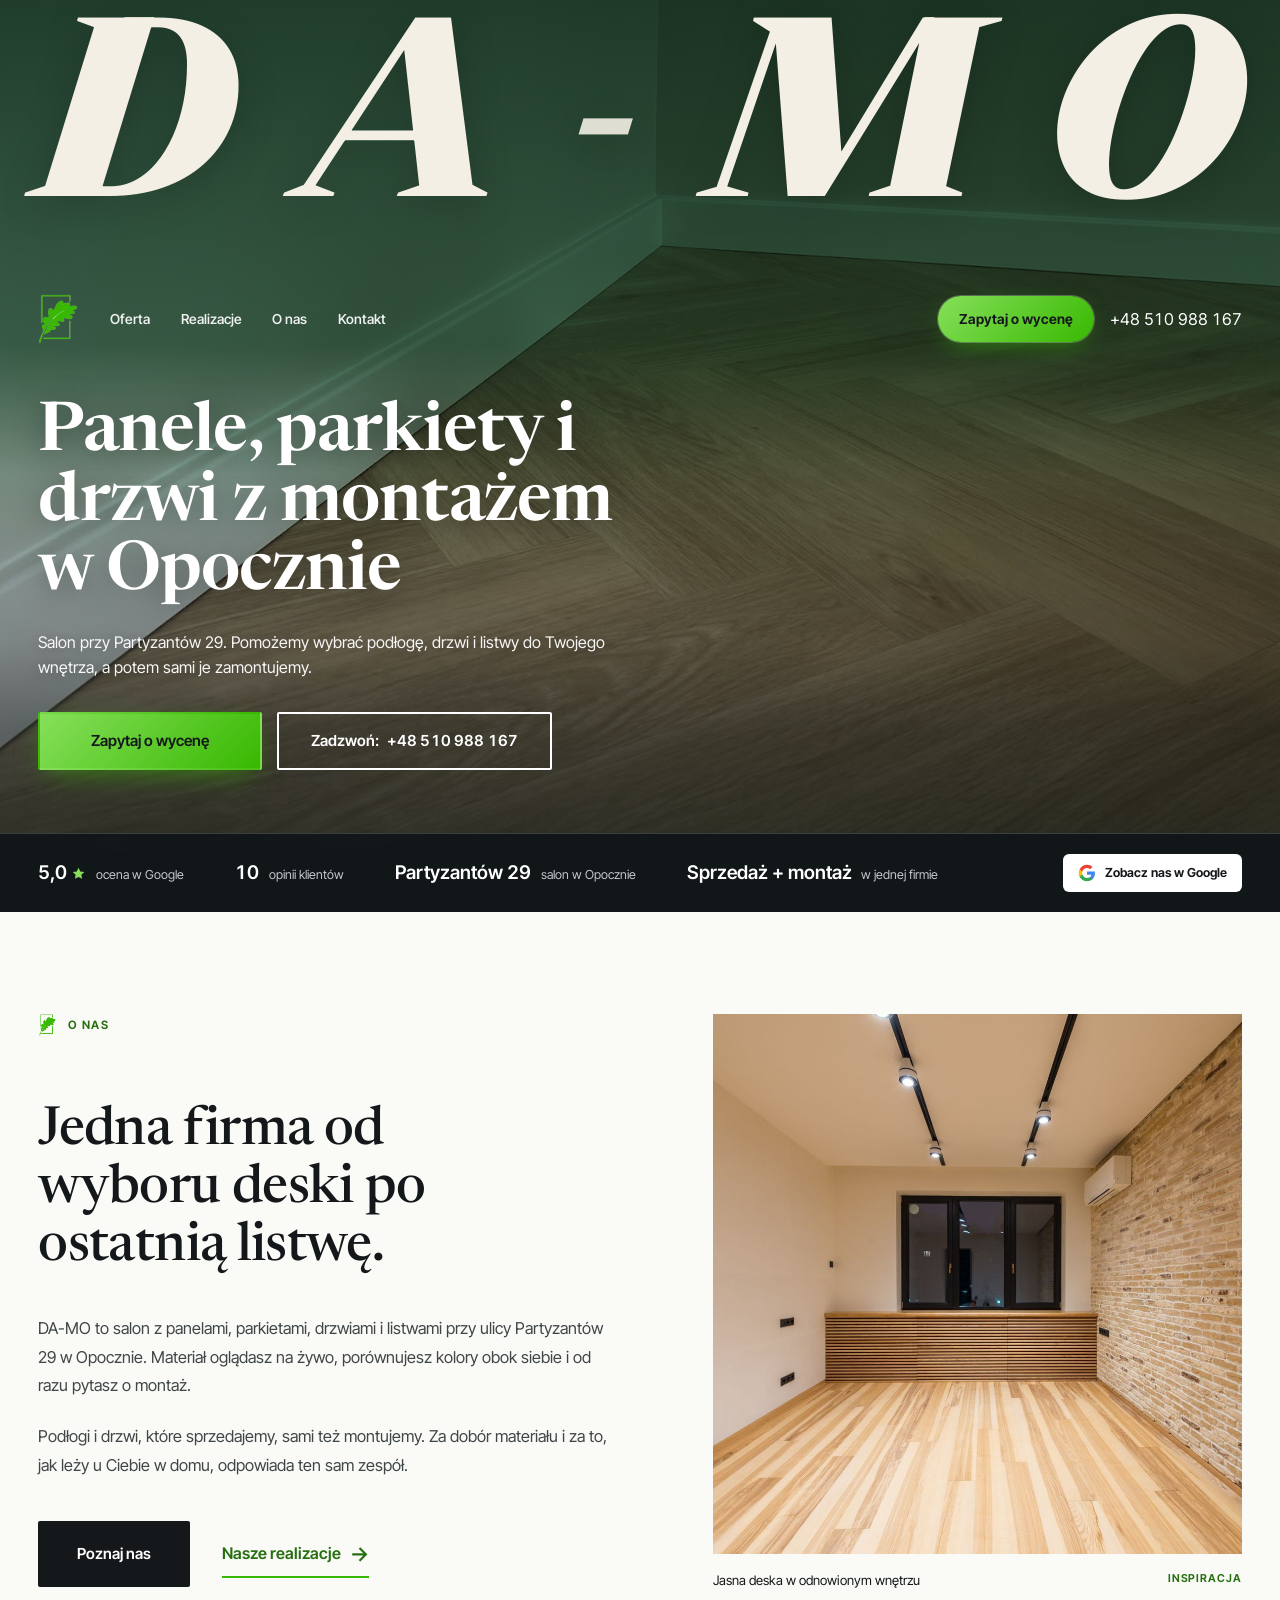
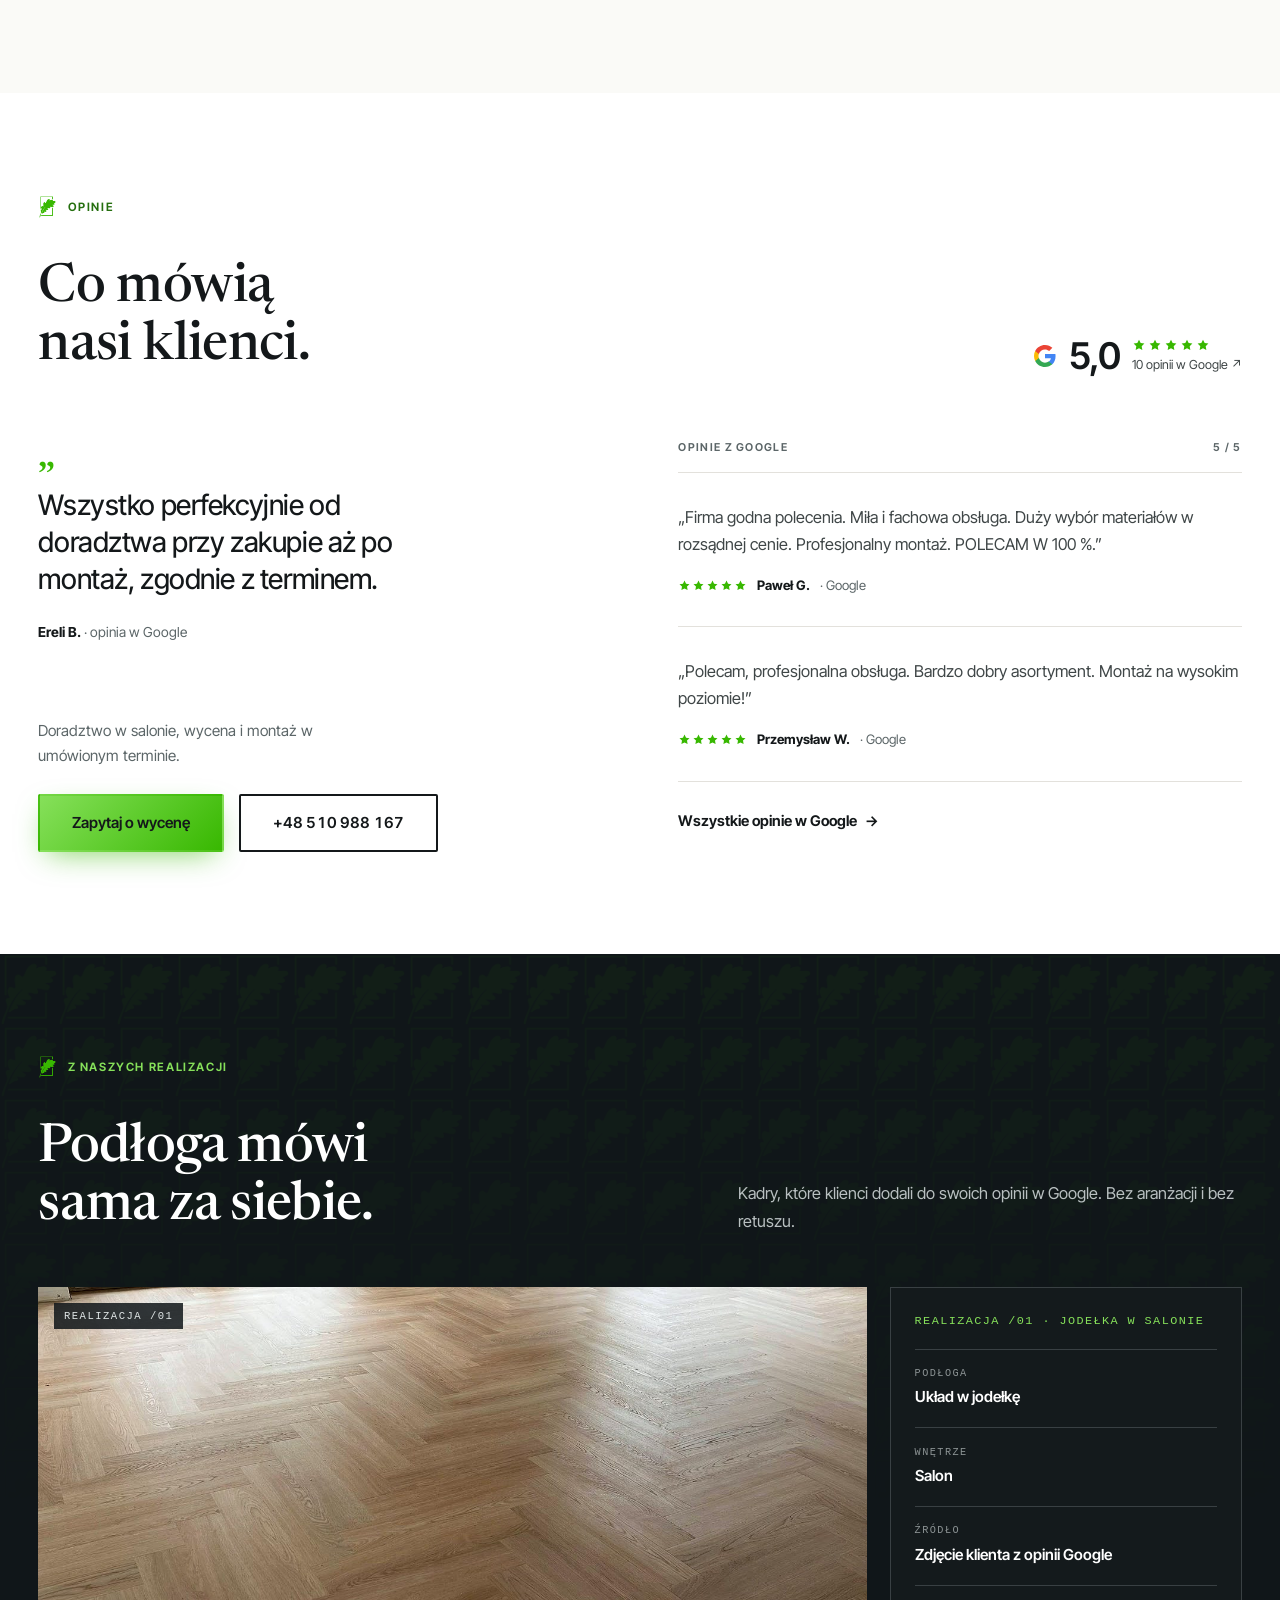
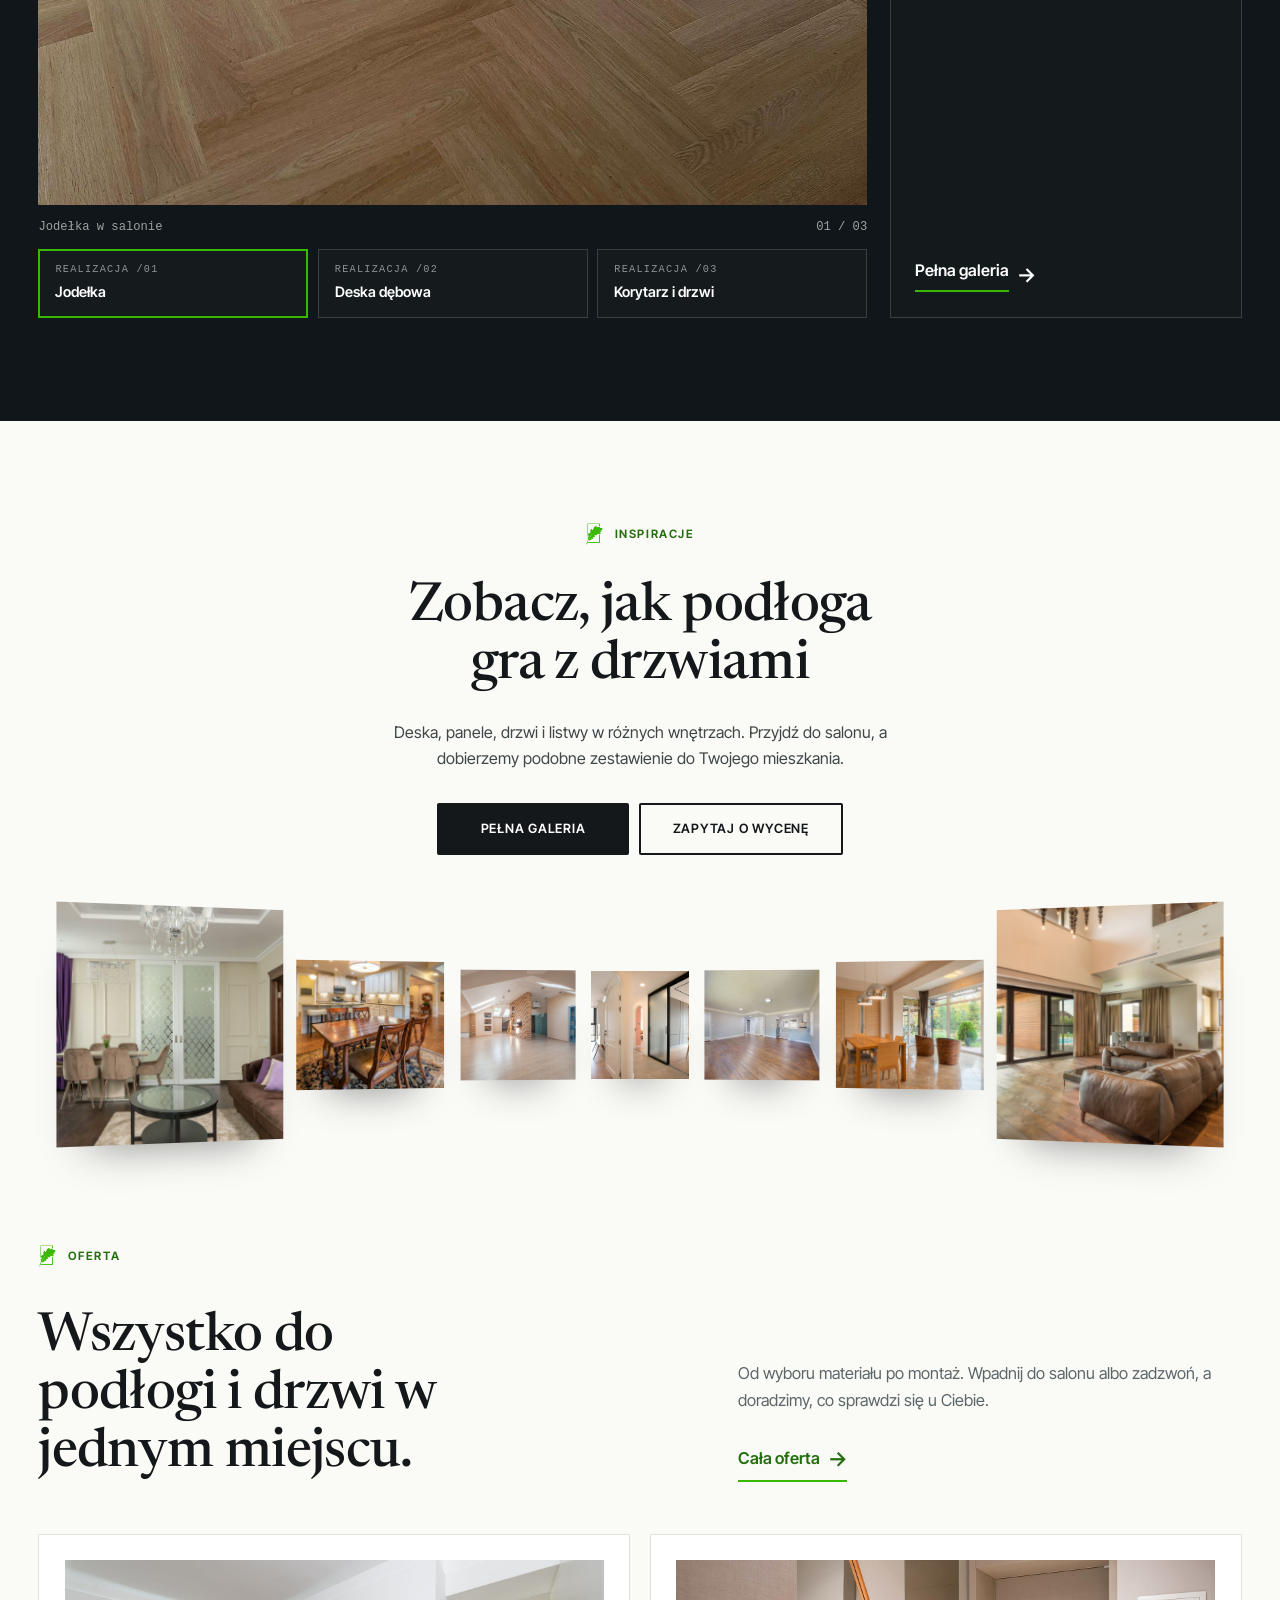
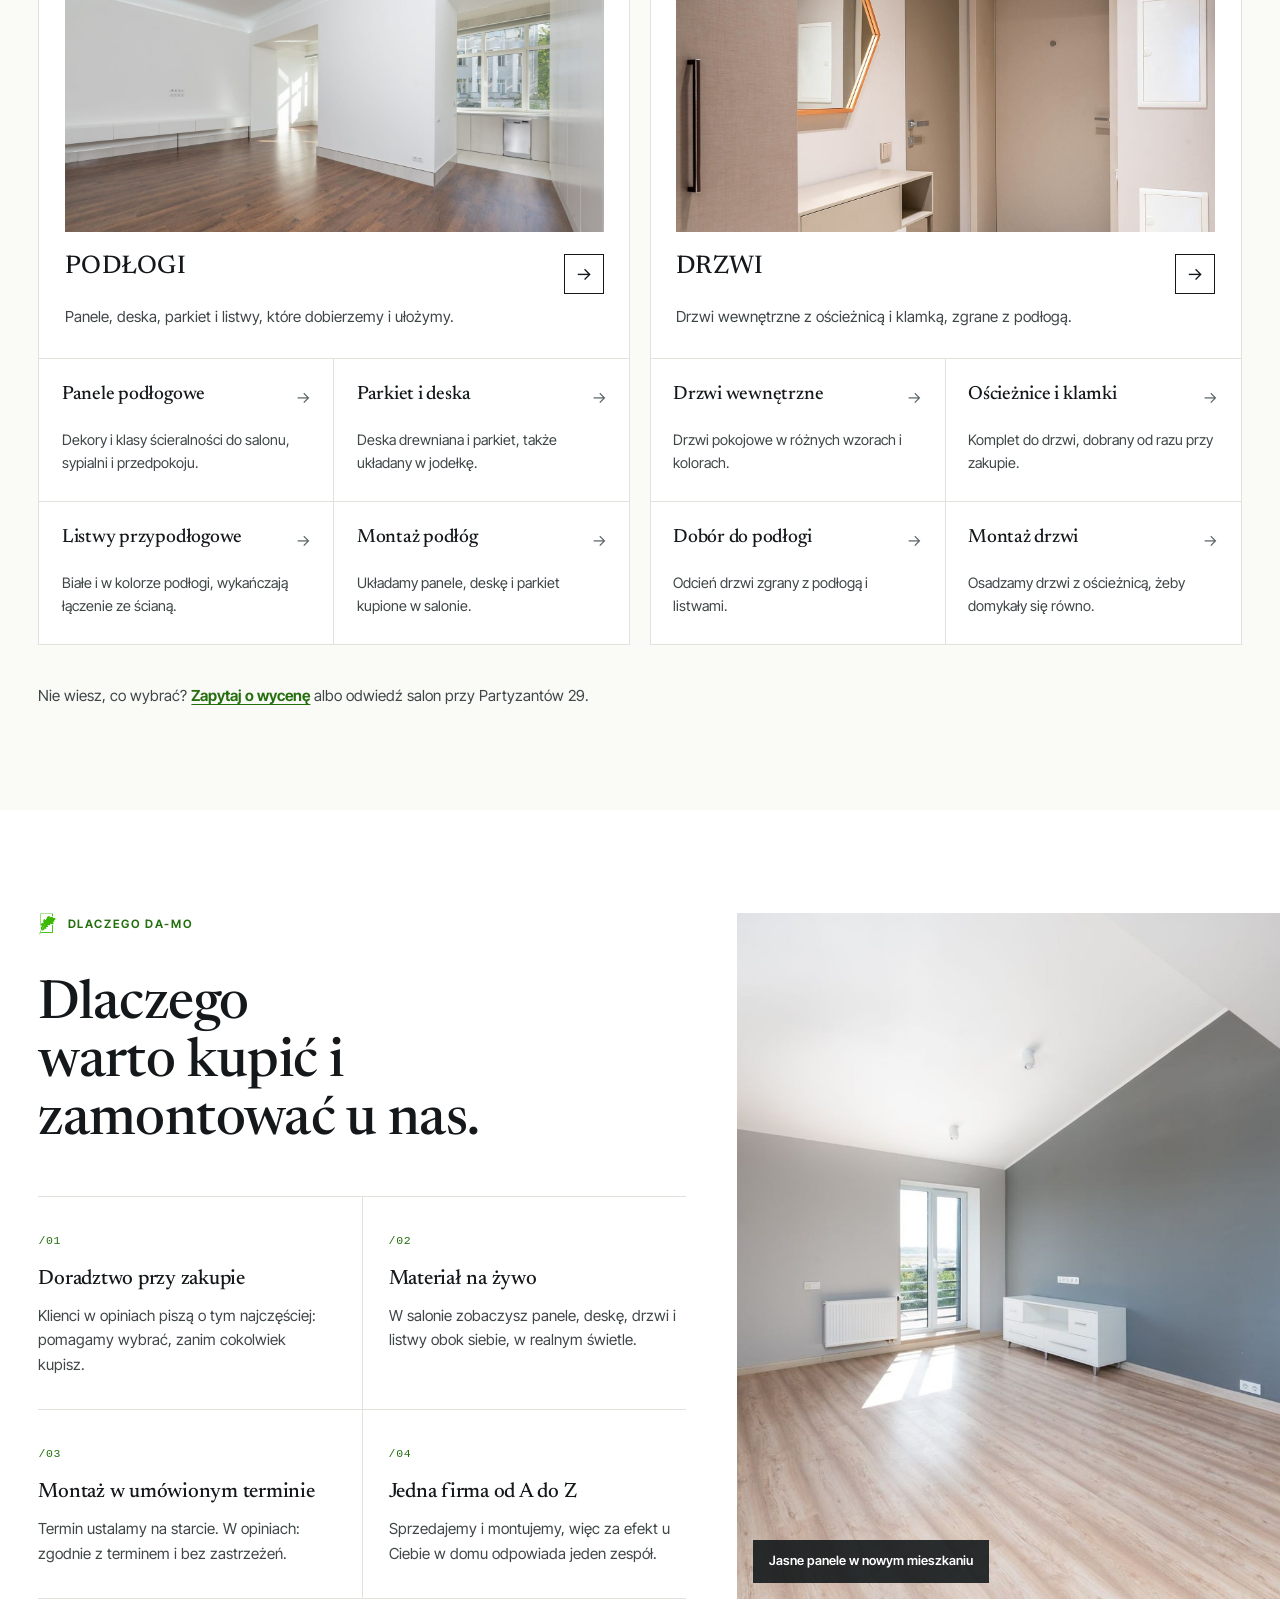
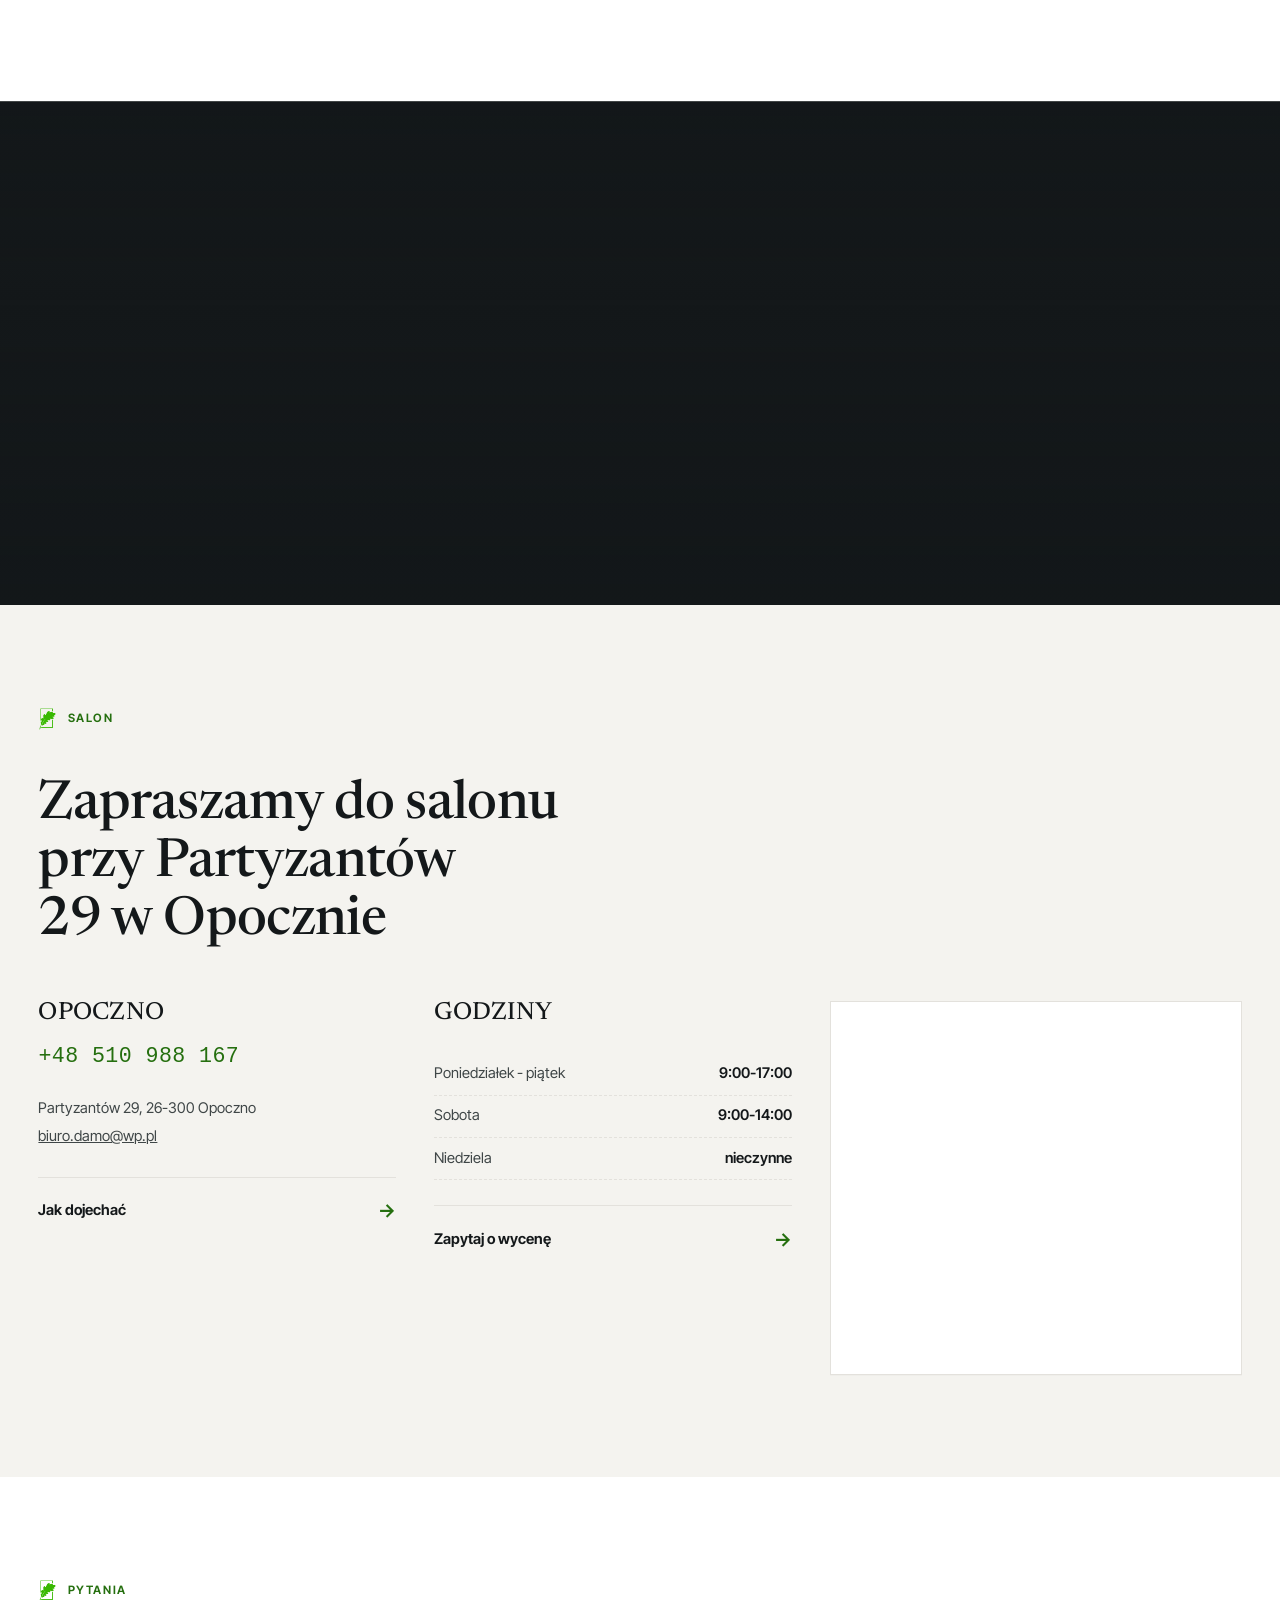
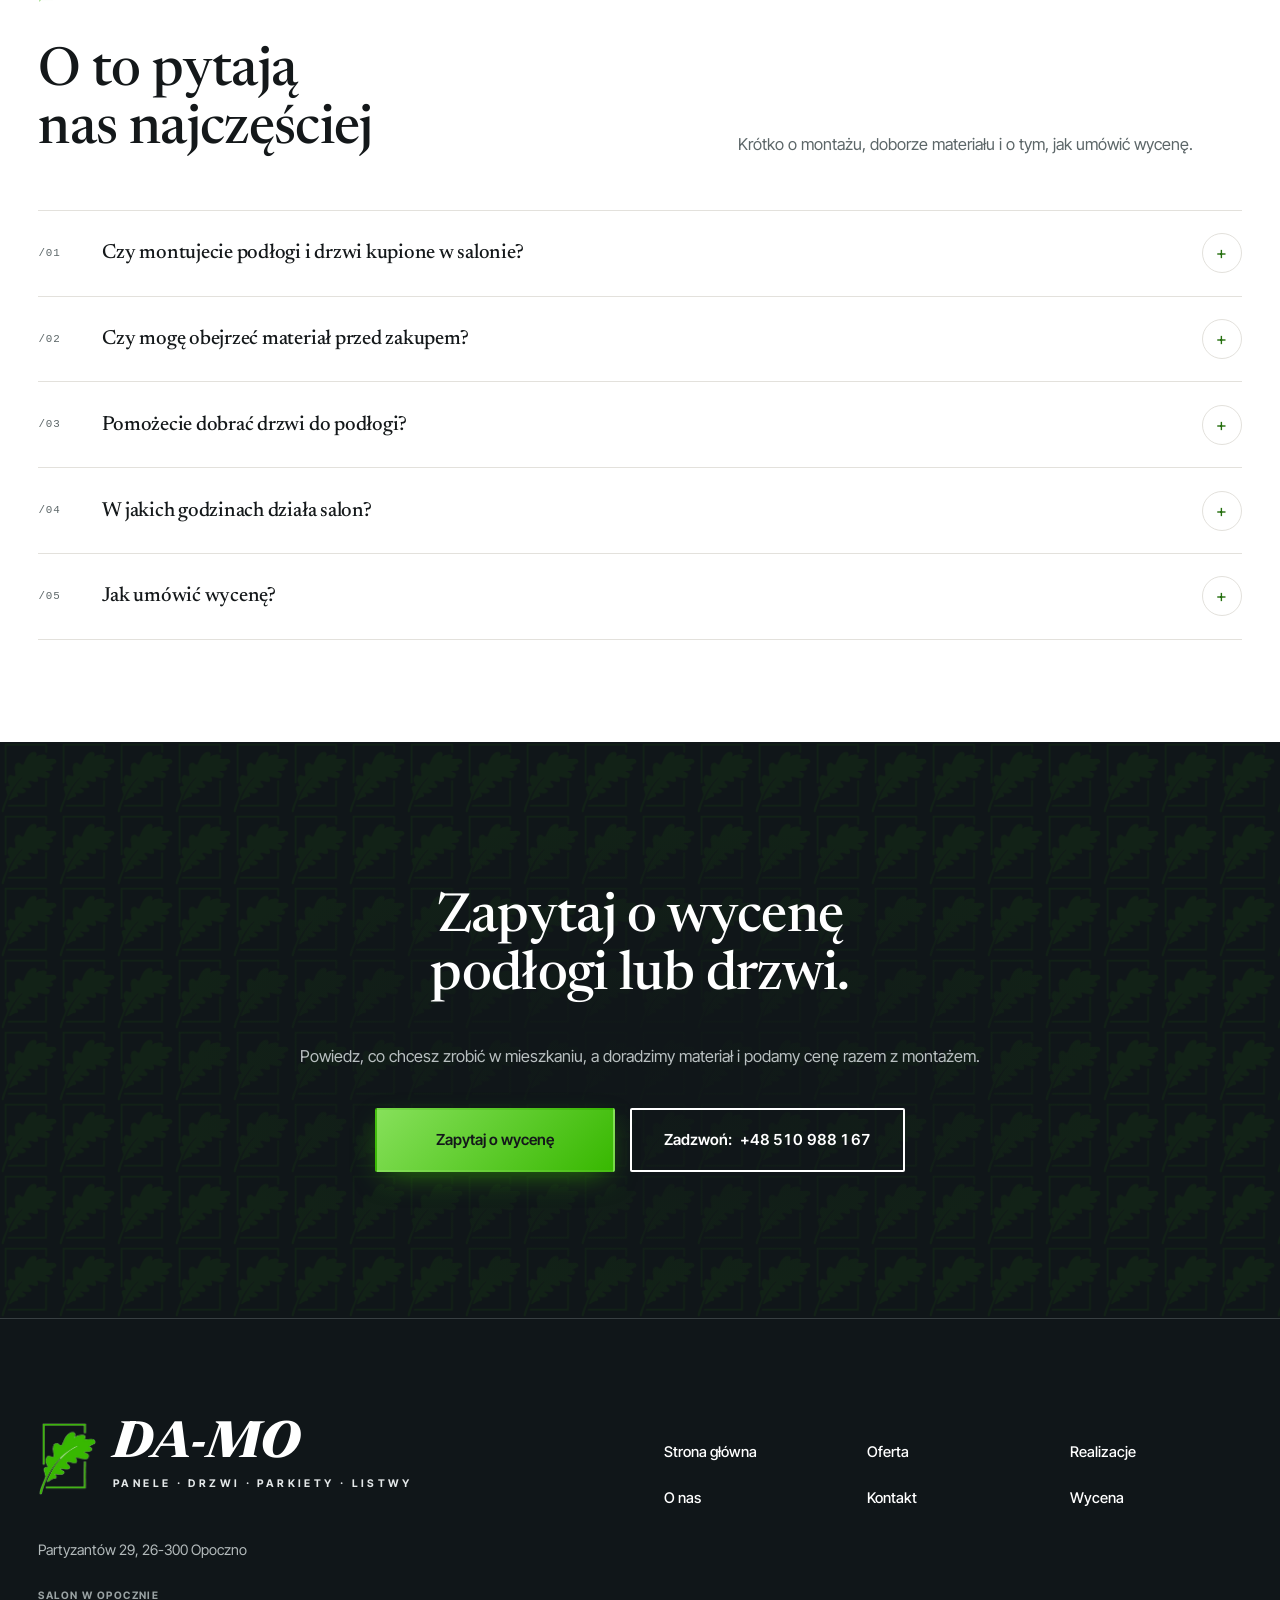
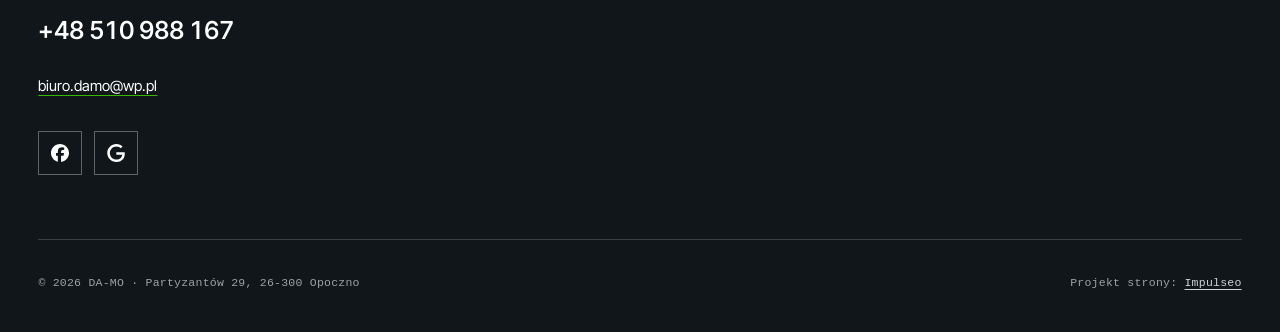
<file: index.html>
<!DOCTYPE html>
<html lang="pl">
<head>
<meta charset="UTF-8">
<meta name="theme-color" content="#101619">
<meta name="viewport" content="width=device-width, initial-scale=1.0">
<title>DA-MO - panele, drzwi, parkiety i listwy · Opoczno</title>
<meta name="description" content="DA-MO w Opocznie, ul. Partyzantów 29 - panele podłogowe, parkiety, drzwi wewnętrzne i listwy. Doradzimy przy wyborze i zamontujemy. Zadzwoń: 510 988 167.">
<link rel="canonical" href="https://kris20032.github.io/da-mo/">
<meta name="robots" content="noindex, nofollow">
<meta property="og:type" content="website">
<meta property="og:locale" content="pl_PL">
<meta property="og:site_name" content="DA-MO">
<meta property="og:title" content="DA-MO - panele, drzwi, parkiety i listwy · Opoczno">
<meta property="og:description" content="DA-MO w Opocznie, ul. Partyzantów 29 - panele podłogowe, parkiety, drzwi wewnętrzne i listwy. Doradzimy przy wyborze i zamontujemy. Zadzwoń: 510 988 167.">
<meta property="og:url" content="https://kris20032.github.io/da-mo/">
<meta property="og:image" content="https://kris20032.github.io/da-mo/img/og.jpg">
<meta property="og:image:width" content="1200">
<meta property="og:image:height" content="630">
<meta name="twitter:card" content="summary_large_image">
<script type="application/ld+json">{"@context": "https://schema.org", "@type": "LocalBusiness", "name": "DA-MO", "url": "https://kris20032.github.io/da-mo/", "telephone": "+48510988167", "image": "https://kris20032.github.io/da-mo/img/og.jpg", "areaServed": "Opoczno", "sameAs": ["https://www.facebook.com/p/DA-MO-Panele-Drzwi-Parkiety-Listwy-61571626570182/", "https://www.google.com/maps/place/DA-MO+panele,+drzwi,+parkiety,+listwy/@51.3767333,20.2776448,17z/data=!4m6!3m5!1s0x471999647cb9dcc5:0xbed50faa135890ad!8m2!3d51.3767333!4d20.2776448"]}</script>
<link rel="preconnect" href="https://fonts.googleapis.com">
<link rel="preconnect" href="https://fonts.gstatic.com" crossorigin>
<link href="https://fonts.googleapis.com/css2?family=Inter+Tight:wght@400;500;600;700&family=Newsreader:ital,opsz,wght@0,6..72,400;0,6..72,500;0,6..72,600;1,6..72,500;1,6..72,700;1,6..72,800&display=swap" rel="stylesheet">
<link rel="stylesheet" href="assets/styles.css?v=sw1">
<meta name="nb-deploy" content="803321ba471d">
</head>
<body>

<main>
<section class="hero">
  <img src="img/hero.jpg" fetchpriority="high" alt="Podłoga w jodełkę z białą listwą przypodłogową - realizacja DA-MO" width="1600" height="1200">
  <div class="hero-tint" aria-hidden="true"></div><div class="hero-shade" aria-hidden="true"></div>
  <div class="shell">
    <a class="wordmark" href="index.html" aria-label="DA-MO"><span>D</span><span>A</span><span class="dash">-</span><span>M</span><span>O</span></a>
  </div>
  <header class="nav nav-hero">
  <div class="shell nav-inner">
    <a class="brand" href="index.html" aria-label="DA-MO - strona główna"><img class="brand-logo" src="img/logo.png" alt="DA-MO" width="483" height="610" decoding="async"></a>
    <nav class="nav-links" aria-label="Menu główne">
        <a href="oferta.html">Oferta</a>
        <a href="realizacje.html">Realizacje</a>
        <a href="o-nas.html">O nas</a>
        <a href="kontakt.html">Kontakt</a>
        <a class="btn btn-fill nav-mobile-only" href="kontakt.html">Zapytaj o wycenę</a>
        <a class="nav-mobile-only" href="tel:+48510988167">+48 510 988 167</a>
    </nav>
    <div class="nav-cta">
      <a class="pill" href="kontakt.html">Zapytaj o wycenę</a>
      <a class="phone" href="tel:+48510988167">+48 510 988 167</a>
    </div>
    <button class="nav-toggle" aria-label="Menu"><span></span><span></span><span></span></button>
  </div>
</header>
  <div class="shell hero-copy">
    <h1>Panele, parkiety i drzwi z montażem w Opocznie</h1>
    <p class="lead">Salon przy Partyzantów 29. Pomożemy wybrać podłogę, drzwi i listwy do Twojego wnętrza, a potem sami je zamontujemy.</p>
    <div class="hero-actions">
      <a href="kontakt.html" class="btn btn-fill">Zapytaj o wycenę</a>
      <a href="tel:+48510988167" class="btn btn-line">Zadzwoń: <span class="tel">+48 510 988 167</span></a>
    </div>
  </div>
  <div class="trustbar">
    <div class="shell">
      <a class="trust-fact" href="https://www.google.com/maps/place/DA-MO+panele,+drzwi,+parkiety,+listwy/@51.3767333,20.2776448,17z/data=!4m6!3m5!1s0x471999647cb9dcc5:0xbed50faa135890ad!8m2!3d51.3767333!4d20.2776448" target="_blank" rel="noopener"><b>5,0 <svg viewBox="0 0 24 24" aria-hidden="true"><path d="M12 2.8l2.85 5.8 6.4.93-4.63 4.5 1.1 6.37L12 17.4l-5.72 3 1.1-6.37-4.63-4.5 6.4-.93L12 2.8Z" fill="currentColor"/></svg></b><span>ocena w Google</span></a>
      <p class="trust-fact"><b>10</b><span>opinii klientów</span></p>
      <p class="trust-fact"><b>Partyzantów 29</b><span>salon w Opocznie</span></p>
      <p class="trust-fact"><b>Sprzedaż + montaż</b><span>w jednej firmie</span></p>
      <a class="trust-g" href="https://www.google.com/maps/place/DA-MO+panele,+drzwi,+parkiety,+listwy/@51.3767333,20.2776448,17z/data=!4m6!3m5!1s0x471999647cb9dcc5:0xbed50faa135890ad!8m2!3d51.3767333!4d20.2776448" target="_blank" rel="noopener"><svg class="op-g-ico" viewBox="0 0 24 24" aria-hidden="true"><path fill="#4285F4" d="M22.56 12.25c0-.78-.07-1.53-.2-2.25H12v4.26h5.92c-.26 1.37-1.04 2.53-2.21 3.31v2.77h3.57c2.08-1.92 3.28-4.74 3.28-8.09z"/><path fill="#34A853" d="M12 23c2.97 0 5.46-.98 7.28-2.66l-3.57-2.77c-.98.66-2.23 1.06-3.71 1.06-2.86 0-5.29-1.93-6.16-4.53H2.18v2.84C3.99 20.53 7.7 23 12 23z"/><path fill="#FBBC05" d="M5.84 14.09c-.22-.66-.35-1.36-.35-2.09s.13-1.43.35-2.09V7.07H2.18C1.43 8.55 1 10.22 1 12s.43 3.45 1.18 4.93l2.85-2.22.81-.62z"/><path fill="#EA4335" d="M12 5.38c1.62 0 3.06.56 4.21 1.64l3.15-3.15C17.45 2.09 14.97 1 12 1 7.7 1 3.99 3.47 2.18 7.07l3.66 2.84c.87-2.6 3.3-4.53 6.16-4.53z"/></svg>Zobacz nas w Google</a>
    </div>
  </div>
</section>

<section class="sec bg-paper">
  <div class="shell about">
    <div class="reveal">
      <span class="eyebrow">O nas</span>
      <h2>Jedna firma od wyboru deski po ostatnią listwę.</h2>
      <p>DA-MO to salon z panelami, parkietami, drzwiami i listwami przy ulicy Partyzantów 29 w Opocznie. Materiał oglądasz na żywo, porównujesz kolory obok siebie i od razu pytasz o montaż.</p>
      <p>Podłogi i drzwi, które sprzedajemy, sami też montujemy. Za dobór materiału i za to, jak leży u Ciebie w domu, odpowiada ten sam zespół.</p>
      <div class="acts">
        <a href="o-nas.html" class="btn btn-ink">Poznaj nas</a>
        <a href="realizacje.html" class="link-arrow">Nasze realizacje <span class="arr">→</span></a>
      </div>
    </div>
    <figure class="fig reveal">
      <img src="img/g10.jpg" alt="Jasna deska podłogowa w pustym, odnowionym pokoju" loading="lazy" width="1600" height="1068" decoding="async">
      <figcaption><span>Jasna deska w odnowionym wnętrzu</span><em>Inspiracja</em></figcaption>
    </figure>
  </div>
</section>

<section class="sec bg-white opinie">
  <div class="shell">
    <div class="op-top reveal">
      <div><span class="eyebrow">Opinie</span><h2>Co mówią nasi klienci.</h2></div>
      <p class="op-meta"><a class="op-google" href="https://www.google.com/maps/place/DA-MO+panele,+drzwi,+parkiety,+listwy/@51.3767333,20.2776448,17z/data=!4m6!3m5!1s0x471999647cb9dcc5:0xbed50faa135890ad!8m2!3d51.3767333!4d20.2776448" target="_blank" rel="noopener"><svg class="op-g-ico" viewBox="0 0 24 24" aria-hidden="true"><path fill="#4285F4" d="M22.56 12.25c0-.78-.07-1.53-.2-2.25H12v4.26h5.92c-.26 1.37-1.04 2.53-2.21 3.31v2.77h3.57c2.08-1.92 3.28-4.74 3.28-8.09z"/><path fill="#34A853" d="M12 23c2.97 0 5.46-.98 7.28-2.66l-3.57-2.77c-.98.66-2.23 1.06-3.71 1.06-2.86 0-5.29-1.93-6.16-4.53H2.18v2.84C3.99 20.53 7.7 23 12 23z"/><path fill="#FBBC05" d="M5.84 14.09c-.22-.66-.35-1.36-.35-2.09s.13-1.43.35-2.09V7.07H2.18C1.43 8.55 1 10.22 1 12s.43 3.45 1.18 4.93l2.85-2.22.81-.62z"/><path fill="#EA4335" d="M12 5.38c1.62 0 3.06.56 4.21 1.64l3.15-3.15C17.45 2.09 14.97 1 12 1 7.7 1 3.99 3.47 2.18 7.07l3.66 2.84c.87-2.6 3.3-4.53 6.16-4.53z"/></svg><span class="score">5,0</span><span><span class="stars" aria-hidden="true"><svg viewBox="0 0 24 24" aria-hidden="true"><path d="M12 2.8l2.85 5.8 6.4.93-4.63 4.5 1.1 6.37L12 17.4l-5.72 3 1.1-6.37-4.63-4.5 6.4-.93L12 2.8Z" fill="currentColor"/></svg><svg viewBox="0 0 24 24" aria-hidden="true"><path d="M12 2.8l2.85 5.8 6.4.93-4.63 4.5 1.1 6.37L12 17.4l-5.72 3 1.1-6.37-4.63-4.5 6.4-.93L12 2.8Z" fill="currentColor"/></svg><svg viewBox="0 0 24 24" aria-hidden="true"><path d="M12 2.8l2.85 5.8 6.4.93-4.63 4.5 1.1 6.37L12 17.4l-5.72 3 1.1-6.37-4.63-4.5 6.4-.93L12 2.8Z" fill="currentColor"/></svg><svg viewBox="0 0 24 24" aria-hidden="true"><path d="M12 2.8l2.85 5.8 6.4.93-4.63 4.5 1.1 6.37L12 17.4l-5.72 3 1.1-6.37-4.63-4.5 6.4-.93L12 2.8Z" fill="currentColor"/></svg><svg viewBox="0 0 24 24" aria-hidden="true"><path d="M12 2.8l2.85 5.8 6.4.93-4.63 4.5 1.1 6.37L12 17.4l-5.72 3 1.1-6.37-4.63-4.5 6.4-.93L12 2.8Z" fill="currentColor"/></svg></span><small>10 opinii w Google ↗</small></span></a></p>
    </div>
    <div class="op-body">
      <div class="reveal">
        <div class="op-big">
          <span class="q" aria-hidden="true">„</span>
          <blockquote>Wszystko perfekcyjnie od doradztwa przy zakupie aż po montaż, zgodnie z terminem.</blockquote>
          <p class="by"><b>Ereli B.</b> · opinia w Google</p>
        </div>
        <div class="op-cta">
          <p>Doradztwo w salonie, wycena i montaż w umówionym terminie.</p>
          <div class="row">
            <a href="kontakt.html" class="btn btn-fill">Zapytaj o wycenę</a>
            <a href="tel:+48510988167" class="btn btn-line dark"><span class="tel">+48 510 988 167</span></a>
          </div>
        </div>
      </div>
      <div class="op-wall reveal">
        <p class="lbl"><span>Opinie z Google</span><span>5 / 5</span></p>
        <figure class="op-card"><blockquote>„Firma godna polecenia. Miła i fachowa obsługa. Duży wybór materiałów w rozsądnej cenie. Profesjonalny montaż. POLECAM W 100 %.”</blockquote><figcaption class="byl"><span class="stars" aria-hidden="true"><svg viewBox="0 0 24 24" aria-hidden="true"><path d="M12 2.8l2.85 5.8 6.4.93-4.63 4.5 1.1 6.37L12 17.4l-5.72 3 1.1-6.37-4.63-4.5 6.4-.93L12 2.8Z" fill="currentColor"/></svg><svg viewBox="0 0 24 24" aria-hidden="true"><path d="M12 2.8l2.85 5.8 6.4.93-4.63 4.5 1.1 6.37L12 17.4l-5.72 3 1.1-6.37-4.63-4.5 6.4-.93L12 2.8Z" fill="currentColor"/></svg><svg viewBox="0 0 24 24" aria-hidden="true"><path d="M12 2.8l2.85 5.8 6.4.93-4.63 4.5 1.1 6.37L12 17.4l-5.72 3 1.1-6.37-4.63-4.5 6.4-.93L12 2.8Z" fill="currentColor"/></svg><svg viewBox="0 0 24 24" aria-hidden="true"><path d="M12 2.8l2.85 5.8 6.4.93-4.63 4.5 1.1 6.37L12 17.4l-5.72 3 1.1-6.37-4.63-4.5 6.4-.93L12 2.8Z" fill="currentColor"/></svg><svg viewBox="0 0 24 24" aria-hidden="true"><path d="M12 2.8l2.85 5.8 6.4.93-4.63 4.5 1.1 6.37L12 17.4l-5.72 3 1.1-6.37-4.63-4.5 6.4-.93L12 2.8Z" fill="currentColor"/></svg></span><b>Paweł G.</b> · Google</figcaption></figure><figure class="op-card"><blockquote>„Polecam, profesjonalna obsługa. Bardzo dobry asortyment. Montaż na wysokim poziomie!”</blockquote><figcaption class="byl"><span class="stars" aria-hidden="true"><svg viewBox="0 0 24 24" aria-hidden="true"><path d="M12 2.8l2.85 5.8 6.4.93-4.63 4.5 1.1 6.37L12 17.4l-5.72 3 1.1-6.37-4.63-4.5 6.4-.93L12 2.8Z" fill="currentColor"/></svg><svg viewBox="0 0 24 24" aria-hidden="true"><path d="M12 2.8l2.85 5.8 6.4.93-4.63 4.5 1.1 6.37L12 17.4l-5.72 3 1.1-6.37-4.63-4.5 6.4-.93L12 2.8Z" fill="currentColor"/></svg><svg viewBox="0 0 24 24" aria-hidden="true"><path d="M12 2.8l2.85 5.8 6.4.93-4.63 4.5 1.1 6.37L12 17.4l-5.72 3 1.1-6.37-4.63-4.5 6.4-.93L12 2.8Z" fill="currentColor"/></svg><svg viewBox="0 0 24 24" aria-hidden="true"><path d="M12 2.8l2.85 5.8 6.4.93-4.63 4.5 1.1 6.37L12 17.4l-5.72 3 1.1-6.37-4.63-4.5 6.4-.93L12 2.8Z" fill="currentColor"/></svg><svg viewBox="0 0 24 24" aria-hidden="true"><path d="M12 2.8l2.85 5.8 6.4.93-4.63 4.5 1.1 6.37L12 17.4l-5.72 3 1.1-6.37-4.63-4.5 6.4-.93L12 2.8Z" fill="currentColor"/></svg></span><b>Przemysław W.</b> · Google</figcaption></figure>
        <a class="op-all" href="https://www.google.com/maps/place/DA-MO+panele,+drzwi,+parkiety,+listwy/@51.3767333,20.2776448,17z/data=!4m6!3m5!1s0x471999647cb9dcc5:0xbed50faa135890ad!8m2!3d51.3767333!4d20.2776448" target="_blank" rel="noopener">Wszystkie opinie w Google <span>→</span></a>
      </div>
    </div>
  </div>
</section>

<section class="sec bg-ink proof on-dark">
  <div class="pattern" aria-hidden="true"></div>
  <div class="shell">
    <header class="sec-head reveal">
      <div><span class="eyebrow">Z naszych realizacji</span><h2>Podłoga mówi sama za siebie.</h2></div>
      <p>Kadry, które klienci dodali do swoich opinii w Google. Bez aranżacji i bez retuszu.</p>
    </header>
    <div class="viewer reveal" data-viewer='[{"t":"Jodełka w salonie","a":"Układ w jodełkę","b":"Salon","c":"Zdjęcie klienta z opinii Google"},{"t":"Deska dębowa","a":"Deska dębowa","b":"Pokój","c":"Zdjęcie klienta z opinii Google"},{"t":"Korytarz z drzwiami","a":"Jasna deska i drzwi","b":"Korytarz","c":"Zdjęcie klienta z opinii Google"}]'>
      <div>
        <div class="stage">
          <span class="tag">Realizacja /01</span>
          <img class="on" src="img/g3.jpg" alt="Podłoga w jodełkę w salonie - zdjęcie klienta" loading="lazy" width="1600" height="870" decoding="async">
          <img src="img/g4.jpg" alt="Deska dębowa ułożona w pokoju - zdjęcie klienta" loading="lazy" width="1600" height="1200" decoding="async">
          <img src="img/about.jpg" alt="Korytarz z jasną deską i drzwiami wewnętrznymi - zdjęcie klienta" loading="lazy" width="1600" height="2133" decoding="async">
        </div>
        <p class="stage-cap"><span class="l">Jodełka w salonie</span><span class="r">01 / 03</span></p>
        <div class="thumbs">
          <button class="thumb" type="button" aria-pressed="true"><i>Realizacja /01</i><b>Jodełka</b></button>
          <button class="thumb" type="button" aria-pressed="false"><i>Realizacja /02</i><b>Deska dębowa</b></button>
          <button class="thumb" type="button" aria-pressed="false"><i>Realizacja /03</i><b>Korytarz i drzwi</b></button>
        </div>
      </div>
      <aside class="panel">
        <p class="k">Realizacja /01 · Jodełka w salonie</p>
        <dl><dt>Podłoga</dt><dd>Układ w jodełkę</dd><dt>Wnętrze</dt><dd>Salon</dd><dt>Źródło</dt><dd>Zdjęcie klienta z opinii Google</dd></dl>
        <a class="link-arrow" href="realizacje.html"><span>Pełna galeria</span> <span class="arr">→</span></a>
      </aside>
    </div>
  </div>
</section>

<section class="sec bg-paper ribbon-sec">
  <div class="shell reveal">
    <span class="eyebrow">Inspiracje</span>
    <h2>Zobacz, jak podłoga gra z drzwiami</h2>
    <p class="intro">Deska, panele, drzwi i listwy w różnych wnętrzach. Przyjdź do salonu, a dobierzemy podobne zestawienie do Twojego mieszkania.</p>
    <div class="row">
      <a href="realizacje.html" class="btn btn-ink">Pełna galeria</a>
      <a href="kontakt.html" class="btn btn-line dark">Zapytaj o wycenę</a>
    </div>
  </div>
  <ul class="ribbon reveal" aria-label="Inspiracje wnętrz">
    <li><img src="img/g8.jpg" alt="Salon z ciemną podłogą i jasnymi drzwiami przeszklonymi" loading="lazy" width="1600" height="1068" decoding="async"></li>
    <li><img src="img/g2.jpg" alt="Jadalnia z drewnianą podłogą" loading="lazy" width="1600" height="1066" decoding="async"></li>
    <li><img src="img/g11.jpg" alt="Poddasze z jasną podłogą z paneli" loading="lazy" width="1600" height="1068" decoding="async"></li>
    <li><img src="img/g1.jpg" alt="Wnętrze z przesuwnymi drzwiami szklanymi" loading="lazy" width="1600" height="1066" decoding="async"></li>
    <li><img src="img/g13.jpg" alt="Duży pokój z drewnianą podłogą" loading="lazy" width="1600" height="1200" decoding="async"></li>
    <li><img src="img/g9.jpg" alt="Jadalnia z drewnianym stołem i drzwiami" loading="lazy" width="1880" height="1281" decoding="async"></li>
    <li><img src="img/g6.jpg" alt="Salon z drewnianą podłogą i dużymi oknami" loading="lazy" width="1600" height="1068" decoding="async"></li>
  </ul>
</section>

<section class="sec bg-paper" style="padding-top:0">
  <div class="shell">
    <header class="sec-head reveal">
      <div><span class="eyebrow">Oferta</span><h2>Wszystko do podłogi i drzwi w jednym miejscu.</h2></div>
      <div><p>Od wyboru materiału po montaż. Wpadnij do salonu albo zadzwoń, a doradzimy, co sprawdzi się u Ciebie.</p><p style="margin-top:1.2rem"><a class="link-arrow" href="oferta.html">Cała oferta <span class="arr">→</span></a></p></div>
    </header>
    <div class="svc-cols">
      <section class="svc-box reveal">
        <a class="gateway" href="oferta.html"><img src="img/g12.jpg" alt="Pokój z drewnianą podłogą" loading="lazy" width="1600" height="1068" decoding="async"><div class="gh"><h3>Podłogi</h3><span class="box" aria-hidden="true">→</span></div><p>Panele, deska, parkiet i listwy, które dobierzemy i ułożymy.</p></a>
        <ul class="svc-grid"><li class="svc-card"><h4><a href="oferta.html">Panele podłogowe</a></h4><span class="arr" aria-hidden="true">→</span><p>Dekory i klasy ścieralności do salonu, sypialni i przedpokoju.</p></li><li class="svc-card"><h4><a href="oferta.html">Parkiet i deska</a></h4><span class="arr" aria-hidden="true">→</span><p>Deska drewniana i parkiet, także układany w jodełkę.</p></li><li class="svc-card"><h4><a href="oferta.html">Listwy przypodłogowe</a></h4><span class="arr" aria-hidden="true">→</span><p>Białe i w kolorze podłogi, wykańczają łączenie ze ścianą.</p></li><li class="svc-card"><h4><a href="oferta.html">Montaż podłóg</a></h4><span class="arr" aria-hidden="true">→</span><p>Układamy panele, deskę i parkiet kupione w salonie.</p></li></ul>
      </section>
      <section class="svc-box reveal">
        <a class="gateway" href="oferta.html"><img src="img/g7.jpg" alt="Jasne drzwi wewnętrzne w przedpokoju" loading="lazy" width="1600" height="1068" decoding="async"><div class="gh"><h3>Drzwi</h3><span class="box" aria-hidden="true">→</span></div><p>Drzwi wewnętrzne z ościeżnicą i klamką, zgrane z podłogą.</p></a>
        <ul class="svc-grid"><li class="svc-card"><h4><a href="oferta.html">Drzwi wewnętrzne</a></h4><span class="arr" aria-hidden="true">→</span><p>Drzwi pokojowe w różnych wzorach i kolorach.</p></li><li class="svc-card"><h4><a href="oferta.html">Ościeżnice i klamki</a></h4><span class="arr" aria-hidden="true">→</span><p>Komplet do drzwi, dobrany od razu przy zakupie.</p></li><li class="svc-card"><h4><a href="oferta.html">Dobór do podłogi</a></h4><span class="arr" aria-hidden="true">→</span><p>Odcień drzwi zgrany z podłogą i listwami.</p></li><li class="svc-card"><h4><a href="oferta.html">Montaż drzwi</a></h4><span class="arr" aria-hidden="true">→</span><p>Osadzamy drzwi z ościeżnicą, żeby domykały się równo.</p></li></ul>
      </section>
    </div>
    <p class="svc-help reveal">Nie wiesz, co wybrać? <a href="kontakt.html">Zapytaj o wycenę</a> albo odwiedź salon przy Partyzantów 29.</p>
  </div>
</section>

<section class="sec bg-white" style="overflow:hidden">
  <div class="shell why">
    <div class="reveal">
      <span class="eyebrow">Dlaczego DA-MO</span>
      <h2>Dlaczego warto kupić i zamontować u nas.</h2>
      <div class="why-grid"><div class="why-card"><span class="why-num">/01</span><h3>Doradztwo przy zakupie</h3><p>Klienci w opiniach piszą o tym najczęściej: pomagamy wybrać, zanim cokolwiek kupisz.</p></div><div class="why-card"><span class="why-num">/02</span><h3>Materiał na żywo</h3><p>W salonie zobaczysz panele, deskę, drzwi i listwy obok siebie, w realnym świetle.</p></div><div class="why-card"><span class="why-num">/03</span><h3>Montaż w umówionym terminie</h3><p>Termin ustalamy na starcie. W opiniach: zgodnie z terminem i bez zastrzeżeń.</p></div><div class="why-card"><span class="why-num">/04</span><h3>Jedna firma od A do Z</h3><p>Sprzedajemy i montujemy, więc za efekt u Ciebie w domu odpowiada jeden zespół.</p></div></div>
    </div>
    <figure class="why-art reveal">
      <img src="img/g14.jpg" alt="Jasne panele podłogowe w pokoju z szarą ścianą" loading="lazy" width="1600" height="1068" decoding="async">
      <figcaption>Jasne panele w nowym mieszkaniu</figcaption>
    </figure>
  </div>
</section>

<section class="stopklatka" aria-hidden="true"><div class="stk-bg" style="background-image:url(img/g5.jpg)"></div></section>

<section class="sec bg-sunken">
  <div class="shell">
    <div class="reveal"><span class="eyebrow">Salon</span><h2 style="margin-top:2.4rem;max-width:20ch">Zapraszamy do salonu przy Partyzantów 29 w Opocznie</h2></div>
    <div class="area-grid">
      <div class="area-col reveal">
        <h3>Opoczno</h3>
        <a class="big" href="tel:+48510988167">+48 510 988 167</a>
        <p class="meta">Partyzantów 29, 26-300 Opoczno<br><a href="mailto:biuro.damo@wp.pl" style="color:inherit">biuro.damo@wp.pl</a></p>
        <a class="go" href="https://www.google.com/maps/place/DA-MO+panele,+drzwi,+parkiety,+listwy/@51.3767333,20.2776448,17z/data=!4m6!3m5!1s0x471999647cb9dcc5:0xbed50faa135890ad!8m2!3d51.3767333!4d20.2776448" target="_blank" rel="noopener">Jak dojechać <span>→</span></a>
      </div>
      <div class="area-col reveal">
        <h3>Godziny</h3>
        <ul class="hours"><li><span>Poniedziałek - piątek</span><b>9:00-17:00</b></li><li><span>Sobota</span><b>9:00-14:00</b></li><li><span>Niedziela</span><b>nieczynne</b></li></ul>
        <a class="go" href="kontakt.html">Zapytaj o wycenę <span>→</span></a>
      </div>
      <div class="map reveal"><iframe title="DA-MO - mapa dojazdu" src="https://maps.google.com/maps?q=51.3767333%2C20.2776448&z=15&output=embed" loading="lazy" referrerpolicy="no-referrer-when-downgrade"></iframe></div>
    </div>
  </div>
</section>

<section class="sec bg-white">
  <div class="shell">
    <header class="sec-head reveal">
      <div><span class="eyebrow">Pytania</span><h2>O to pytają nas najczęściej</h2></div>
      <p>Krótko o montażu, doborze materiału i o tym, jak umówić wycenę.</p>
    </header>
    <div class="faq reveal"><details><summary><span class="n">/01</span><h3>Czy montujecie podłogi i drzwi kupione w salonie?</h3><span class="plus" aria-hidden="true">+</span></summary><div class="ans">Tak. Panele, deskę, parkiet i drzwi wewnętrzne, które wybierzesz u nas, sami też montujemy. Termin montażu ustalamy z góry i trzymamy się go.</div></details><details><summary><span class="n">/02</span><h3>Czy mogę obejrzeć materiał przed zakupem?</h3><span class="plus" aria-hidden="true">+</span></summary><div class="ans">Tak, zapraszamy do salonu przy Partyzantów 29 w Opocznie. Na miejscu porównasz kolory podłóg, drzwi i listew na żywo, a nie tylko na zdjęciu.</div></details><details><summary><span class="n">/03</span><h3>Pomożecie dobrać drzwi do podłogi?</h3><span class="plus" aria-hidden="true">+</span></summary><div class="ans">Tak. Pokażemy różne odcienie drewna i wzory drzwi, żeby podłoga, drzwi i listwy tworzyły w mieszkaniu spójną całość.</div></details><details><summary><span class="n">/04</span><h3>W jakich godzinach działa salon?</h3><span class="plus" aria-hidden="true">+</span></summary><div class="ans">Od poniedziałku do piątku 9:00-17:00, w soboty 9:00-14:00. W niedziele salon jest nieczynny.</div></details><details><summary><span class="n">/05</span><h3>Jak umówić wycenę?</h3><span class="plus" aria-hidden="true">+</span></summary><div class="ans">Najprościej telefonicznie: <a href="tel:+48510988167">+48 510 988 167</a>. Możesz też napisać na <a href="mailto:biuro.damo@wp.pl">biuro.damo@wp.pl</a> albo zostaw wiadomość w <a href="kontakt.html">formularzu kontaktowym</a>.</div></details></div>
  </div>
</section>

<section class="closing bg-ink cta">
  <div class="pattern" aria-hidden="true"></div><div class="glow" aria-hidden="true"></div>
  <div class="shell reveal">
    <h2>Zapytaj o wycenę podłogi lub drzwi.</h2>
    <p>Powiedz, co chcesz zrobić w mieszkaniu, a doradzimy materiał i podamy cenę razem z montażem.</p>
    <div class="row">
      <a href="kontakt.html" class="btn btn-fill">Zapytaj o wycenę</a>
      <a href="tel:+48510988167" class="btn btn-line">Zadzwoń: <span class="tel">+48 510 988 167</span></a>
    </div>
  </div>
</section>
</main>

<footer class="site-footer">
  <div class="shell">
    <div class="foot-top">
      <div>
        <a class="foot-brand" href="index.html"><img src="img/logo.png" alt="DA-MO" width="483" height="610" loading="lazy"><span class="nm"><b>DA-MO</b><small>Panele · Drzwi · Parkiety · Listwy</small></span></a>
        <a class="foot-addr" href="https://www.google.com/maps/place/DA-MO+panele,+drzwi,+parkiety,+listwy/@51.3767333,20.2776448,17z/data=!4m6!3m5!1s0x471999647cb9dcc5:0xbed50faa135890ad!8m2!3d51.3767333!4d20.2776448" target="_blank" rel="noopener">Partyzantów 29, 26-300 Opoczno</a>
        <div class="foot-phones"><div><small>Salon w Opocznie</small><a href="tel:+48510988167">+48 510 988 167</a></div></div>
        <a class="foot-mail" href="mailto:biuro.damo@wp.pl">biuro.damo@wp.pl</a>
        <div class="foot-soc">
          <a class="soc" href="https://www.facebook.com/p/DA-MO-Panele-Drzwi-Parkiety-Listwy-61571626570182/" target="_blank" rel="noopener" aria-label="Facebook - DA-MO"><svg viewBox="0 0 24 24" aria-hidden="true" focusable="false"><path d="M9.101 23.691v-7.98H6.627v-3.667h2.474v-1.58c0-4.085 1.848-5.978 5.858-5.978.401 0 .955.042 1.468.103a8.68 8.68 0 0 1 1.141.195v3.325a8.623 8.623 0 0 0-.653-.036 26.805 26.805 0 0 0-.733-.009c-.707 0-1.259.096-1.675.309a1.686 1.686 0 0 0-.679.622c-.258.42-.374.995-.374 1.752v1.297h3.919l-.386 2.103-.287 1.564h-3.246v8.245C19.396 23.238 24 18.179 24 12.044c0-6.627-5.373-12-12-12s-12 5.373-12 12c0 5.628 3.874 10.35 9.101 11.647Z" fill="currentColor"/></svg></a>
          <a class="soc" href="https://www.google.com/maps/place/DA-MO+panele,+drzwi,+parkiety,+listwy/@51.3767333,20.2776448,17z/data=!4m6!3m5!1s0x471999647cb9dcc5:0xbed50faa135890ad!8m2!3d51.3767333!4d20.2776448" target="_blank" rel="noopener" aria-label="Google - DA-MO"><svg viewBox="0 0 24 24" aria-hidden="true" focusable="false"><path d="M12.48 10.92v3.28h7.84c-.24 1.84-.853 3.187-1.787 4.133-1.147 1.147-2.933 2.4-6.053 2.4-4.827 0-8.6-3.893-8.6-8.72s3.773-8.72 8.6-8.72c2.6 0 4.507 1.027 5.907 2.347l2.307-2.307C18.747 1.44 16.133 0 12.48 0 5.867 0 .307 5.387.307 12s5.56 12 12.173 12c3.573 0 6.267-1.173 8.373-3.36 2.16-2.16 2.84-5.213 2.84-7.667 0-.76-.053-1.467-.173-2.053H12.48z" fill="currentColor"/></svg></a>
        </div>
      </div>
      <nav class="foot-menu" aria-label="Stopka"><a href="index.html">Strona główna</a><a href="oferta.html">Oferta</a><a href="realizacje.html">Realizacje</a><a href="o-nas.html">O nas</a><a href="kontakt.html">Kontakt</a><a href="kontakt.html">Wycena</a></nav>
    </div>
    <div class="foot-bot">
      <span>© 2026 DA-MO · Partyzantów 29, 26-300 Opoczno</span>
      <span>Projekt strony: <a class="foot-credit" href="https://impulseo.pl" target="_blank" rel="noopener">Impulseo</a></span>
    </div>
  </div>
</footer>
<div class="sticky-reserve"><a class="sr-call" href="tel:+48510988167" aria-label="Zadzwoń"><svg width="17" height="17" viewBox="0 0 24 24" aria-hidden="true"><path d="M6.6 10.8a15.5 15.5 0 0 0 6.6 6.6l2.2-2.2a1 1 0 0 1 1-.24 11.4 11.4 0 0 0 3.6.58 1 1 0 0 1 1 1V20a1 1 0 0 1-1 1A17 17 0 0 1 3 4a1 1 0 0 1 1-1h3.5a1 1 0 0 1 1 1c0 1.25.2 2.46.58 3.6a1 1 0 0 1-.25 1l-2.23 2.2Z" fill="currentColor"/></svg> Zadzwoń</a><a class="sr-book" href="kontakt.html">Zapytaj o wycenę</a></div>
<div class="demo-wazne" data-do="2026-11-19" data-cykl="3" hidden><svg class="dw-ico" width="13" height="13" viewBox="0 0 24 24" fill="none" aria-hidden="true"><circle cx="12" cy="12" r="8.6" stroke="currentColor" stroke-width="1.8"/><path d="M12 7.2V12l3.3 2" stroke="currentColor" stroke-width="1.8" stroke-linecap="round"/></svg><span class="dw-txt"></span></div>

<script src="assets/main.js"></script>
</body>
</html>
</file>
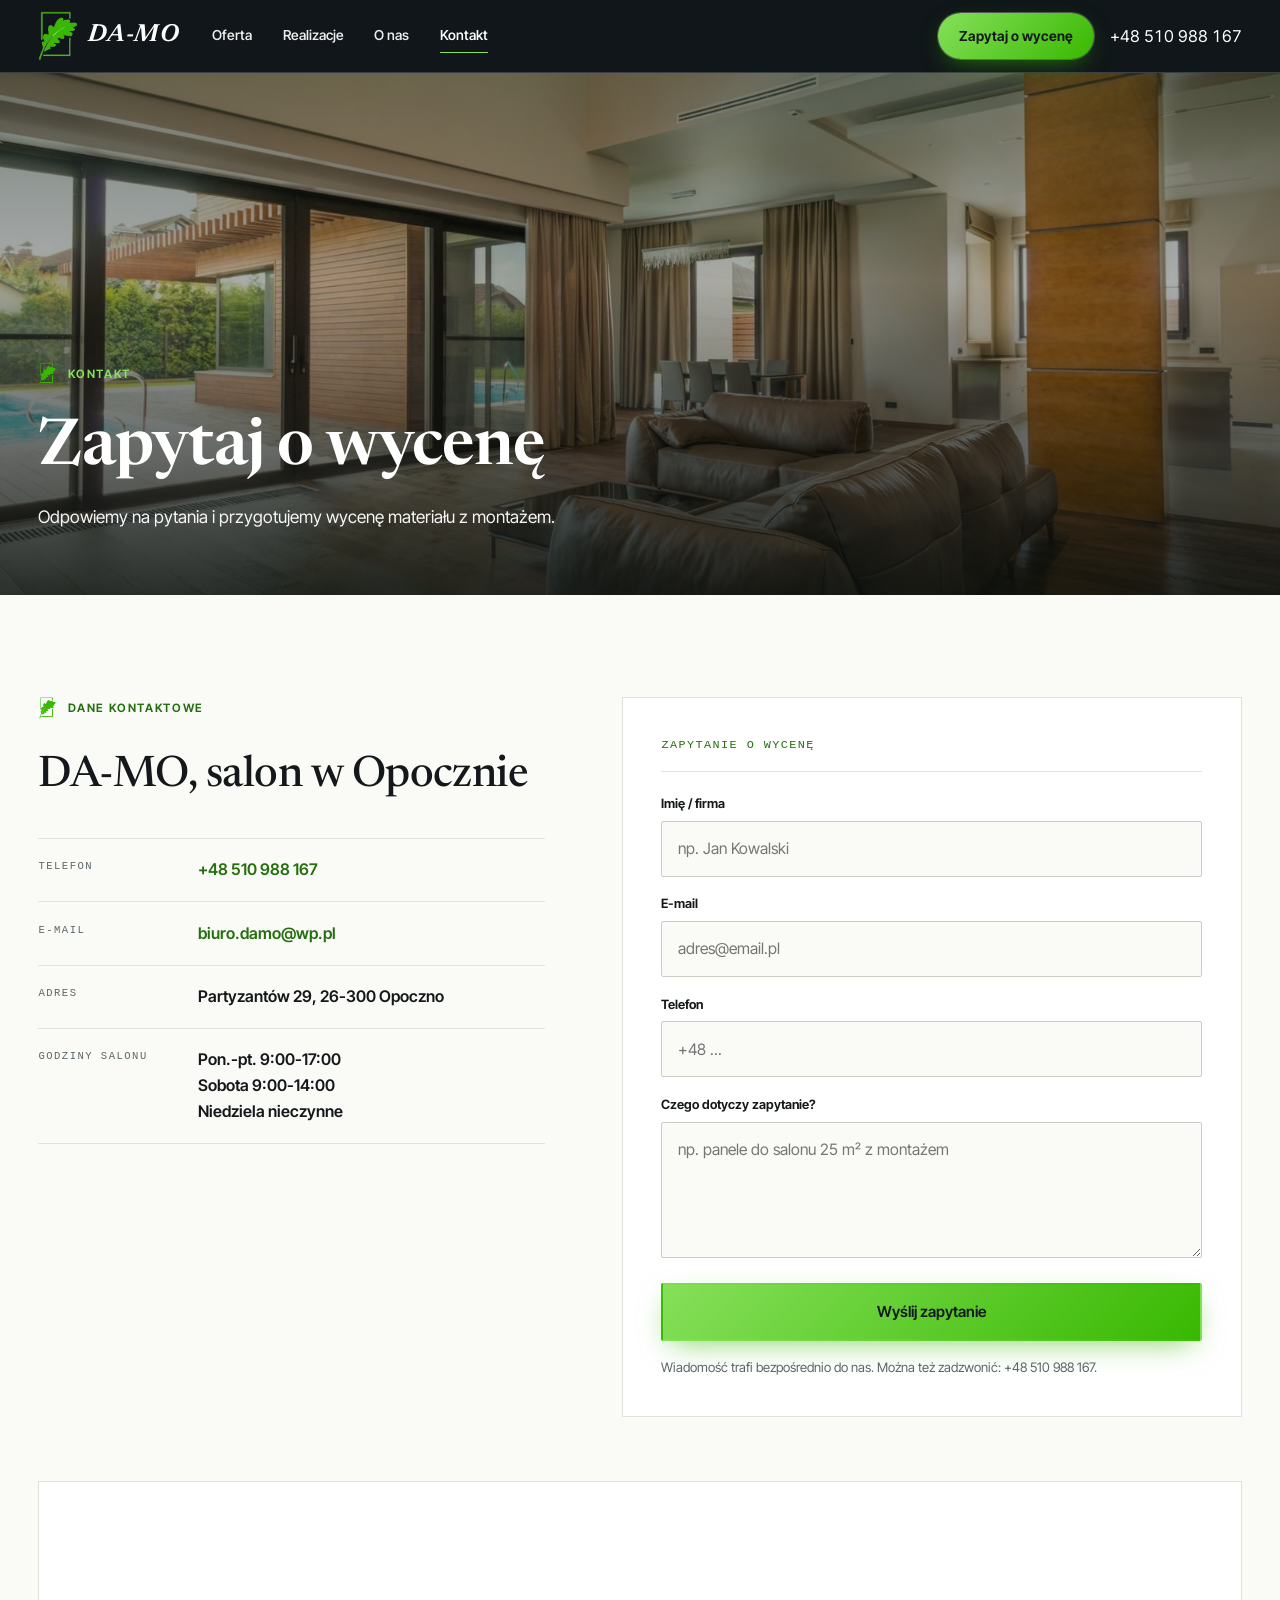
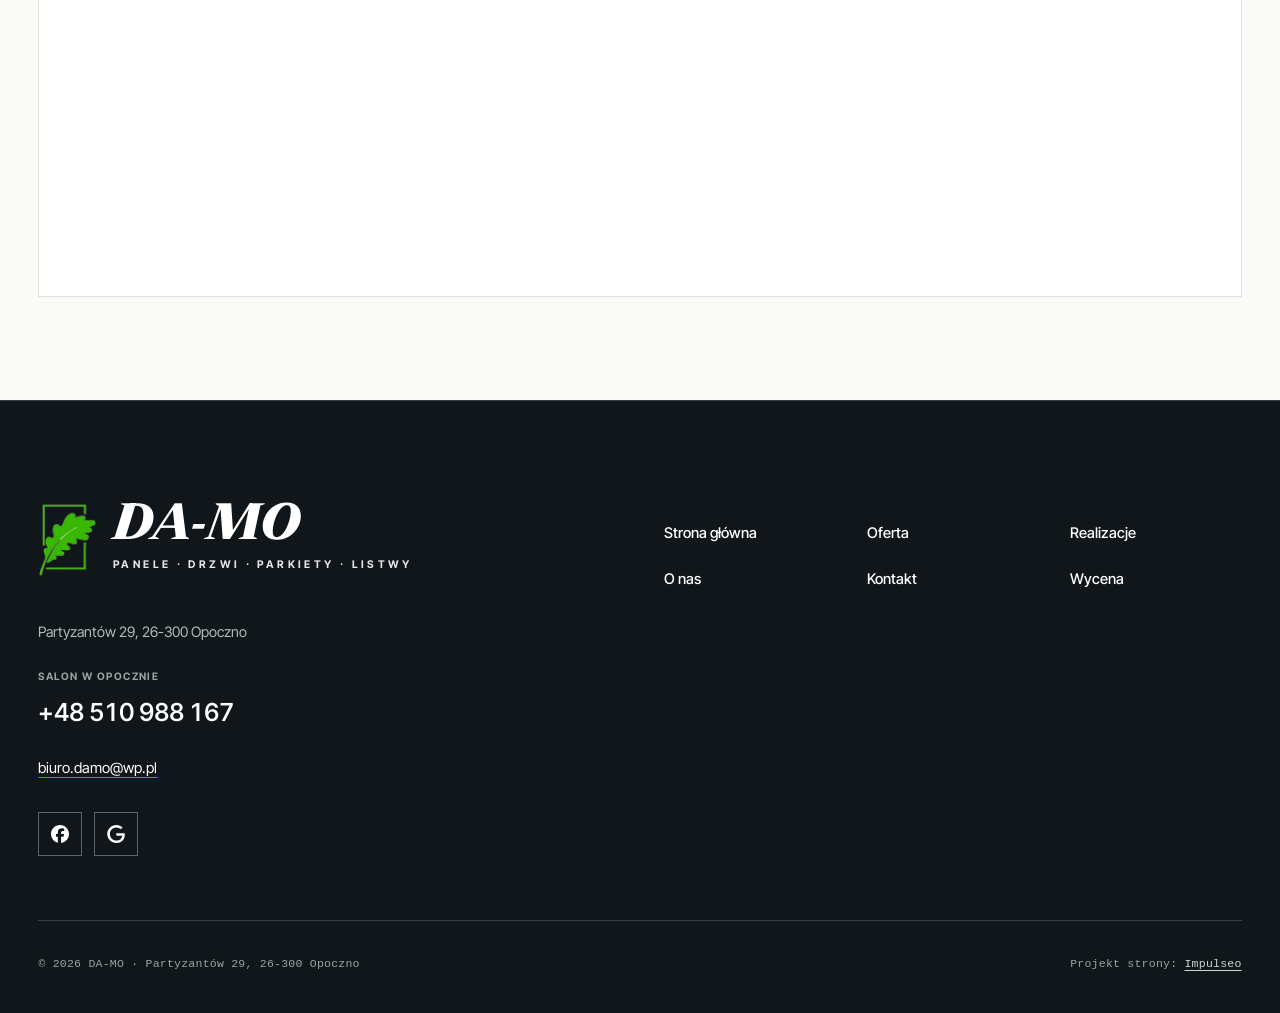
<file: kontakt.html>
<!DOCTYPE html>
<html lang="pl">
<head>
<meta charset="UTF-8">
<meta name="theme-color" content="#101619">
<meta name="viewport" content="width=device-width, initial-scale=1.0">
<title>Kontakt - DA-MO</title>
<meta name="description" content="Kontakt DA-MO - Partyzantów 29, 26-300 Opoczno">
<link rel="canonical" href="https://kris20032.github.io/da-mo/kontakt.html">
<meta name="robots" content="noindex, nofollow">
<meta property="og:type" content="website">
<meta property="og:locale" content="pl_PL">
<meta property="og:site_name" content="DA-MO">
<meta property="og:title" content="Kontakt - DA-MO">
<meta property="og:description" content="Kontakt DA-MO - Partyzantów 29, 26-300 Opoczno">
<meta property="og:url" content="https://kris20032.github.io/da-mo/kontakt.html">
<meta property="og:image" content="https://kris20032.github.io/da-mo/img/og.jpg">
<meta property="og:image:width" content="1200">
<meta property="og:image:height" content="630">
<meta name="twitter:card" content="summary_large_image">
<link rel="preconnect" href="https://fonts.googleapis.com">
<link rel="preconnect" href="https://fonts.gstatic.com" crossorigin>
<link href="https://fonts.googleapis.com/css2?family=Inter+Tight:wght@400;500;600;700&family=Newsreader:ital,opsz,wght@0,6..72,400;0,6..72,500;0,6..72,600;1,6..72,500;1,6..72,700;1,6..72,800&display=swap" rel="stylesheet">
<link rel="stylesheet" href="assets/styles.css?v=sw1">
</head>
<body>

<header class="nav nav-solid">
  <div class="shell nav-inner">
    <a class="brand" href="index.html"><img class="brand-logo" src="img/logo.png" alt="DA-MO" width="483" height="610" decoding="async"><span class="brand-name">DA-MO</span></a>
    <nav class="nav-links" aria-label="Menu główne">
        <a href="oferta.html">Oferta</a>
        <a href="realizacje.html">Realizacje</a>
        <a href="o-nas.html">O nas</a>
        <a href="kontakt.html" class="active" aria-current="page">Kontakt</a>
        <a class="btn btn-fill nav-mobile-only" href="kontakt.html">Zapytaj o wycenę</a>
        <a class="nav-mobile-only" href="tel:+48510988167">+48 510 988 167</a>
    </nav>
    <div class="nav-cta">
      <a class="pill" href="kontakt.html">Zapytaj o wycenę</a>
      <a class="phone" href="tel:+48510988167">+48 510 988 167</a>
    </div>
    <button class="nav-toggle" aria-label="Menu"><span></span><span></span><span></span></button>
  </div>
</header>
<main>
<section class="pagehead">
  <img src="img/g6.jpg" alt="Salon z drewnianą podłogą i dużymi oknami" width="1600" height="1068" decoding="async">
  <div class="shell">
    <span class="eyebrow">Kontakt</span>
    <h1>Zapytaj o wycenę</h1>
    <p>Odpowiemy na pytania i przygotujemy wycenę materiału z montażem.</p>
  </div>
</section>
<section class="sec bg-paper">
  <div class="shell contact">
    <div class="reveal">
      <span class="eyebrow">Dane kontaktowe</span>
      <h2>DA-MO, salon w Opocznie</h2>
      <div class="c-list">
        <div class="c-row"><span class="k">Telefon</span><a class="v" href="tel:+48510988167">+48 510 988 167</a></div>
        <div class="c-row"><span class="k">E-mail</span><a class="v" href="mailto:biuro.damo@wp.pl">biuro.damo@wp.pl</a></div>
        <div class="c-row"><span class="k">Adres</span><span class="v">Partyzantów 29, 26-300 Opoczno</span></div>
        <div class="c-row"><span class="k">Godziny salonu</span><span class="v">Pon.-pt. 9:00-17:00<br>Sobota 9:00-14:00<br>Niedziela nieczynne</span></div>
      </div>
    </div>
    <div class="reveal">
      <form class="form" action="https://formsubmit.co/biuro.damo@wp.pl" method="POST">
        <p class="k">Zapytanie o wycenę</p>
        <input type="hidden" name="_subject" value="Zapytanie ze strony DA-MO">
        <input type="hidden" name="_captcha" value="false">
        <input type="hidden" name="_template" value="table">
        <div class="fld"><label for="name">Imię / firma</label><input id="name" name="name" type="text" placeholder="np. Jan Kowalski" required></div>
        <div class="fld"><label for="email">E-mail</label><input id="email" name="email" type="email" placeholder="adres@email.pl" required></div>
        <div class="fld"><label for="phone">Telefon</label><input id="phone" name="phone" type="tel" placeholder="+48 ..."></div>
        <div class="fld"><label for="msg">Czego dotyczy zapytanie?</label><textarea id="msg" name="message" placeholder="np. panele do salonu 25 m² z montażem" required></textarea></div>
        <button type="submit" class="btn btn-fill">Wyślij zapytanie</button>
        <p class="note">Wiadomość trafi bezpośrednio do nas. Można też zadzwonić: +48 510 988 167.</p>
      </form>
    </div>
  </div>
  <div class="shell"><div class="map-wide reveal"><iframe title="DA-MO - Opoczno" src="https://maps.google.com/maps?q=51.3767333%2C20.2776448&z=15&output=embed" loading="lazy" referrerpolicy="no-referrer-when-downgrade"></iframe></div></div>
</section>
</main>

<footer class="site-footer">
  <div class="shell">
    <div class="foot-top">
      <div>
        <a class="foot-brand" href="index.html"><img src="img/logo.png" alt="DA-MO" width="483" height="610" loading="lazy"><span class="nm"><b>DA-MO</b><small>Panele · Drzwi · Parkiety · Listwy</small></span></a>
        <a class="foot-addr" href="https://www.google.com/maps/place/DA-MO+panele,+drzwi,+parkiety,+listwy/@51.3767333,20.2776448,17z/data=!4m6!3m5!1s0x471999647cb9dcc5:0xbed50faa135890ad!8m2!3d51.3767333!4d20.2776448" target="_blank" rel="noopener">Partyzantów 29, 26-300 Opoczno</a>
        <div class="foot-phones"><div><small>Salon w Opocznie</small><a href="tel:+48510988167">+48 510 988 167</a></div></div>
        <a class="foot-mail" href="mailto:biuro.damo@wp.pl">biuro.damo@wp.pl</a>
        <div class="foot-soc">
          <a class="soc" href="https://www.facebook.com/p/DA-MO-Panele-Drzwi-Parkiety-Listwy-61571626570182/" target="_blank" rel="noopener" aria-label="Facebook - DA-MO"><svg viewBox="0 0 24 24" aria-hidden="true" focusable="false"><path d="M9.101 23.691v-7.98H6.627v-3.667h2.474v-1.58c0-4.085 1.848-5.978 5.858-5.978.401 0 .955.042 1.468.103a8.68 8.68 0 0 1 1.141.195v3.325a8.623 8.623 0 0 0-.653-.036 26.805 26.805 0 0 0-.733-.009c-.707 0-1.259.096-1.675.309a1.686 1.686 0 0 0-.679.622c-.258.42-.374.995-.374 1.752v1.297h3.919l-.386 2.103-.287 1.564h-3.246v8.245C19.396 23.238 24 18.179 24 12.044c0-6.627-5.373-12-12-12s-12 5.373-12 12c0 5.628 3.874 10.35 9.101 11.647Z" fill="currentColor"/></svg></a>
          <a class="soc" href="https://www.google.com/maps/place/DA-MO+panele,+drzwi,+parkiety,+listwy/@51.3767333,20.2776448,17z/data=!4m6!3m5!1s0x471999647cb9dcc5:0xbed50faa135890ad!8m2!3d51.3767333!4d20.2776448" target="_blank" rel="noopener" aria-label="Google - DA-MO"><svg viewBox="0 0 24 24" aria-hidden="true" focusable="false"><path d="M12.48 10.92v3.28h7.84c-.24 1.84-.853 3.187-1.787 4.133-1.147 1.147-2.933 2.4-6.053 2.4-4.827 0-8.6-3.893-8.6-8.72s3.773-8.72 8.6-8.72c2.6 0 4.507 1.027 5.907 2.347l2.307-2.307C18.747 1.44 16.133 0 12.48 0 5.867 0 .307 5.387.307 12s5.56 12 12.173 12c3.573 0 6.267-1.173 8.373-3.36 2.16-2.16 2.84-5.213 2.84-7.667 0-.76-.053-1.467-.173-2.053H12.48z" fill="currentColor"/></svg></a>
        </div>
      </div>
      <nav class="foot-menu" aria-label="Stopka"><a href="index.html">Strona główna</a><a href="oferta.html">Oferta</a><a href="realizacje.html">Realizacje</a><a href="o-nas.html">O nas</a><a href="kontakt.html">Kontakt</a><a href="kontakt.html">Wycena</a></nav>
    </div>
    <div class="foot-bot">
      <span>© 2026 DA-MO · Partyzantów 29, 26-300 Opoczno</span>
      <span>Projekt strony: <a class="foot-credit" href="https://impulseo.pl" target="_blank" rel="noopener">Impulseo</a></span>
    </div>
  </div>
</footer>
<div class="sticky-reserve"><a class="sr-call" href="tel:+48510988167" aria-label="Zadzwoń"><svg width="17" height="17" viewBox="0 0 24 24" aria-hidden="true"><path d="M6.6 10.8a15.5 15.5 0 0 0 6.6 6.6l2.2-2.2a1 1 0 0 1 1-.24 11.4 11.4 0 0 0 3.6.58 1 1 0 0 1 1 1V20a1 1 0 0 1-1 1A17 17 0 0 1 3 4a1 1 0 0 1 1-1h3.5a1 1 0 0 1 1 1c0 1.25.2 2.46.58 3.6a1 1 0 0 1-.25 1l-2.23 2.2Z" fill="currentColor"/></svg> Zadzwoń</a><a class="sr-book" href="kontakt.html">Zapytaj o wycenę</a></div>
<div class="demo-wazne" data-do="2026-11-19" data-cykl="3" hidden><svg class="dw-ico" width="13" height="13" viewBox="0 0 24 24" fill="none" aria-hidden="true"><circle cx="12" cy="12" r="8.6" stroke="currentColor" stroke-width="1.8"/><path d="M12 7.2V12l3.3 2" stroke="currentColor" stroke-width="1.8" stroke-linecap="round"/></svg><span class="dw-txt"></span></div>

<script src="assets/main.js"></script>
</body>
</html>
</file>
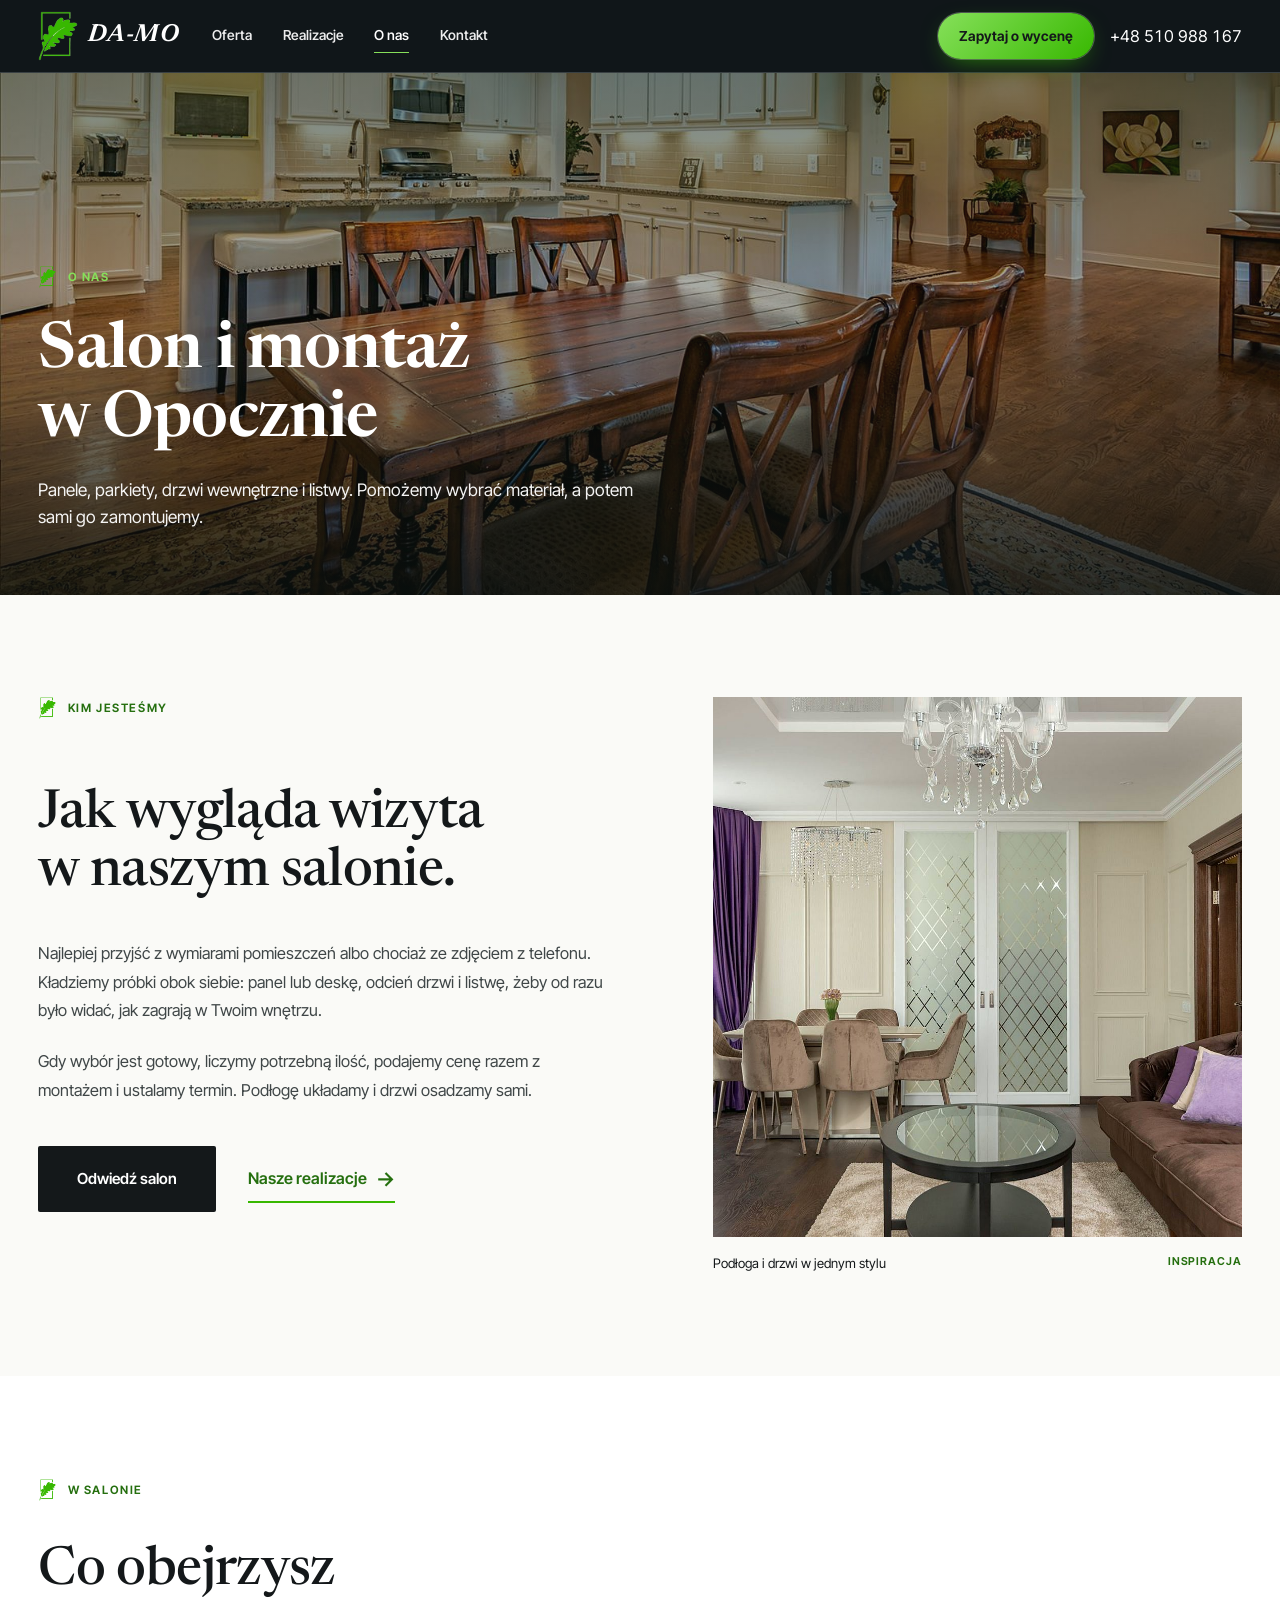
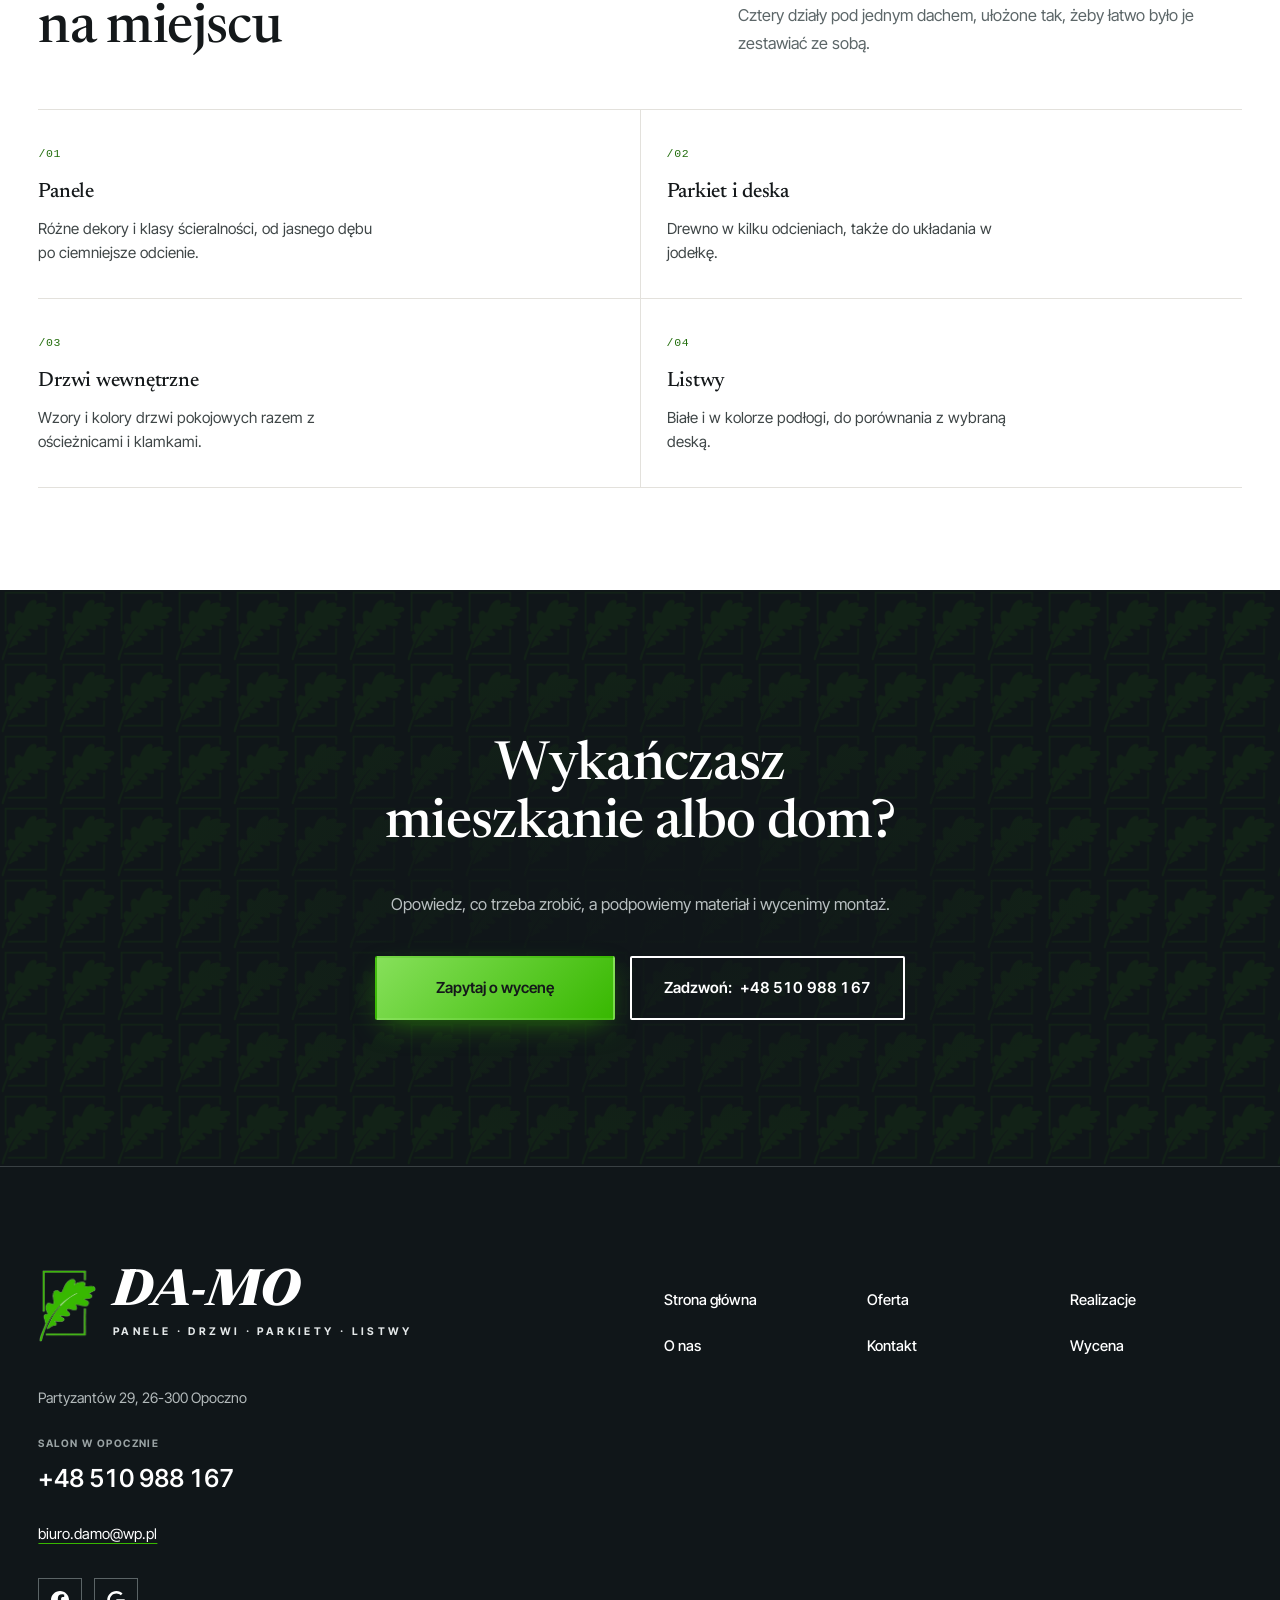
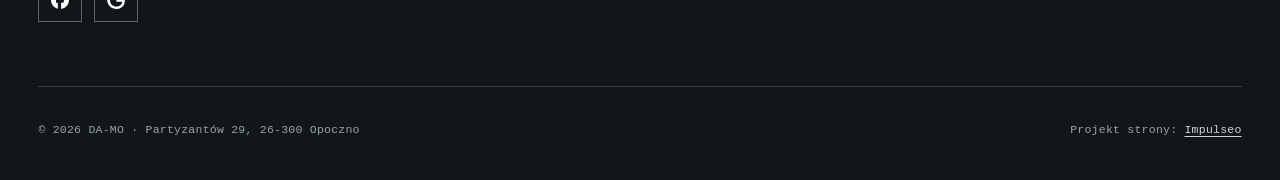
<file: o-nas.html>
<!DOCTYPE html>
<html lang="pl">
<head>
<meta charset="UTF-8">
<meta name="theme-color" content="#101619">
<meta name="viewport" content="width=device-width, initial-scale=1.0">
<title>O nas - DA-MO</title>
<meta name="description" content="DA-MO w Opocznie, ul. Partyzantów 29 - panele podłogowe, parkiety, drzwi wewnętrzne i listwy. Doradzimy przy wyborze i zamontujemy. Zadzwoń: 510 988 167.">
<link rel="canonical" href="https://kris20032.github.io/da-mo/o-nas.html">
<meta name="robots" content="noindex, nofollow">
<meta property="og:type" content="website">
<meta property="og:locale" content="pl_PL">
<meta property="og:site_name" content="DA-MO">
<meta property="og:title" content="O nas - DA-MO">
<meta property="og:description" content="DA-MO w Opocznie, ul. Partyzantów 29 - panele podłogowe, parkiety, drzwi wewnętrzne i listwy. Doradzimy przy wyborze i zamontujemy. Zadzwoń: 510 988 167.">
<meta property="og:url" content="https://kris20032.github.io/da-mo/o-nas.html">
<meta property="og:image" content="https://kris20032.github.io/da-mo/img/og.jpg">
<meta property="og:image:width" content="1200">
<meta property="og:image:height" content="630">
<meta name="twitter:card" content="summary_large_image">
<link rel="preconnect" href="https://fonts.googleapis.com">
<link rel="preconnect" href="https://fonts.gstatic.com" crossorigin>
<link href="https://fonts.googleapis.com/css2?family=Inter+Tight:wght@400;500;600;700&family=Newsreader:ital,opsz,wght@0,6..72,400;0,6..72,500;0,6..72,600;1,6..72,500;1,6..72,700;1,6..72,800&display=swap" rel="stylesheet">
<link rel="stylesheet" href="assets/styles.css?v=sw1">
</head>
<body>

<header class="nav nav-solid">
  <div class="shell nav-inner">
    <a class="brand" href="index.html"><img class="brand-logo" src="img/logo.png" alt="DA-MO" width="483" height="610" decoding="async"><span class="brand-name">DA-MO</span></a>
    <nav class="nav-links" aria-label="Menu główne">
        <a href="oferta.html">Oferta</a>
        <a href="realizacje.html">Realizacje</a>
        <a href="o-nas.html" class="active" aria-current="page">O nas</a>
        <a href="kontakt.html">Kontakt</a>
        <a class="btn btn-fill nav-mobile-only" href="kontakt.html">Zapytaj o wycenę</a>
        <a class="nav-mobile-only" href="tel:+48510988167">+48 510 988 167</a>
    </nav>
    <div class="nav-cta">
      <a class="pill" href="kontakt.html">Zapytaj o wycenę</a>
      <a class="phone" href="tel:+48510988167">+48 510 988 167</a>
    </div>
    <button class="nav-toggle" aria-label="Menu"><span></span><span></span><span></span></button>
  </div>
</header>
<main>
<section class="pagehead">
  <img src="img/g2.jpg" alt="Jadalnia z drewnianą podłogą" width="1600" height="1066" decoding="async">
  <div class="shell">
    <span class="eyebrow">O nas</span>
    <h1>Salon i montaż w Opocznie</h1>
    <p>Panele, parkiety, drzwi wewnętrzne i listwy. Pomożemy wybrać materiał, a potem sami go zamontujemy.</p>
  </div>
</section>
<section class="sec bg-paper">
  <div class="shell about">
    <div class="reveal">
      <span class="eyebrow">Kim jesteśmy</span>
      <h2>Jak wygląda wizyta w naszym salonie.</h2>
      <p>Najlepiej przyjść z wymiarami pomieszczeń albo chociaż ze zdjęciem z telefonu. Kładziemy próbki obok siebie: panel lub deskę, odcień drzwi i listwę, żeby od razu było widać, jak zagrają w Twoim wnętrzu.</p>
      <p>Gdy wybór jest gotowy, liczymy potrzebną ilość, podajemy cenę razem z montażem i ustalamy termin. Podłogę układamy i drzwi osadzamy sami.</p>
      <div class="acts"><a href="kontakt.html" class="btn btn-ink">Odwiedź salon</a><a href="realizacje.html" class="link-arrow">Nasze realizacje <span class="arr">→</span></a></div>
    </div>
    <figure class="fig reveal">
      <img src="img/g8.jpg" alt="Salon z ciemną podłogą i przeszklonymi drzwiami" loading="lazy" width="1600" height="1068" decoding="async">
      <figcaption><span>Podłoga i drzwi w jednym stylu</span><em>Inspiracja</em></figcaption>
    </figure>
  </div>
</section>
<section class="sec bg-white">
  <div class="shell">
    <header class="sec-head reveal">
      <div><span class="eyebrow">W salonie</span><h2>Co obejrzysz na miejscu</h2></div>
      <p>Cztery działy pod jednym dachem, ułożone tak, żeby łatwo było je zestawiać ze sobą.</p>
    </header>
    <div class="why-grid reveal" style="grid-template-columns:repeat(2,1fr)"><div class="why-card"><span class="why-num">/01</span><h3>Panele</h3><p>Różne dekory i klasy ścieralności, od jasnego dębu po ciemniejsze odcienie.</p></div><div class="why-card"><span class="why-num">/02</span><h3>Parkiet i deska</h3><p>Drewno w kilku odcieniach, także do układania w jodełkę.</p></div><div class="why-card"><span class="why-num">/03</span><h3>Drzwi wewnętrzne</h3><p>Wzory i kolory drzwi pokojowych razem z ościeżnicami i klamkami.</p></div><div class="why-card"><span class="why-num">/04</span><h3>Listwy</h3><p>Białe i w kolorze podłogi, do porównania z wybraną deską.</p></div></div>
  </div>
</section>
<section class="closing bg-ink cta">
  <div class="pattern" aria-hidden="true"></div><div class="glow" aria-hidden="true"></div>
  <div class="shell reveal">
    <h2>Wykańczasz mieszkanie albo dom?</h2>
    <p>Opowiedz, co trzeba zrobić, a podpowiemy materiał i wycenimy montaż.</p>
    <div class="row">
      <a href="kontakt.html" class="btn btn-fill">Zapytaj o wycenę</a>
      <a href="tel:+48510988167" class="btn btn-line">Zadzwoń: <span class="tel">+48 510 988 167</span></a>
    </div>
  </div>
</section>
</main>

<footer class="site-footer">
  <div class="shell">
    <div class="foot-top">
      <div>
        <a class="foot-brand" href="index.html"><img src="img/logo.png" alt="DA-MO" width="483" height="610" loading="lazy"><span class="nm"><b>DA-MO</b><small>Panele · Drzwi · Parkiety · Listwy</small></span></a>
        <a class="foot-addr" href="https://www.google.com/maps/place/DA-MO+panele,+drzwi,+parkiety,+listwy/@51.3767333,20.2776448,17z/data=!4m6!3m5!1s0x471999647cb9dcc5:0xbed50faa135890ad!8m2!3d51.3767333!4d20.2776448" target="_blank" rel="noopener">Partyzantów 29, 26-300 Opoczno</a>
        <div class="foot-phones"><div><small>Salon w Opocznie</small><a href="tel:+48510988167">+48 510 988 167</a></div></div>
        <a class="foot-mail" href="mailto:biuro.damo@wp.pl">biuro.damo@wp.pl</a>
        <div class="foot-soc">
          <a class="soc" href="https://www.facebook.com/p/DA-MO-Panele-Drzwi-Parkiety-Listwy-61571626570182/" target="_blank" rel="noopener" aria-label="Facebook - DA-MO"><svg viewBox="0 0 24 24" aria-hidden="true" focusable="false"><path d="M9.101 23.691v-7.98H6.627v-3.667h2.474v-1.58c0-4.085 1.848-5.978 5.858-5.978.401 0 .955.042 1.468.103a8.68 8.68 0 0 1 1.141.195v3.325a8.623 8.623 0 0 0-.653-.036 26.805 26.805 0 0 0-.733-.009c-.707 0-1.259.096-1.675.309a1.686 1.686 0 0 0-.679.622c-.258.42-.374.995-.374 1.752v1.297h3.919l-.386 2.103-.287 1.564h-3.246v8.245C19.396 23.238 24 18.179 24 12.044c0-6.627-5.373-12-12-12s-12 5.373-12 12c0 5.628 3.874 10.35 9.101 11.647Z" fill="currentColor"/></svg></a>
          <a class="soc" href="https://www.google.com/maps/place/DA-MO+panele,+drzwi,+parkiety,+listwy/@51.3767333,20.2776448,17z/data=!4m6!3m5!1s0x471999647cb9dcc5:0xbed50faa135890ad!8m2!3d51.3767333!4d20.2776448" target="_blank" rel="noopener" aria-label="Google - DA-MO"><svg viewBox="0 0 24 24" aria-hidden="true" focusable="false"><path d="M12.48 10.92v3.28h7.84c-.24 1.84-.853 3.187-1.787 4.133-1.147 1.147-2.933 2.4-6.053 2.4-4.827 0-8.6-3.893-8.6-8.72s3.773-8.72 8.6-8.72c2.6 0 4.507 1.027 5.907 2.347l2.307-2.307C18.747 1.44 16.133 0 12.48 0 5.867 0 .307 5.387.307 12s5.56 12 12.173 12c3.573 0 6.267-1.173 8.373-3.36 2.16-2.16 2.84-5.213 2.84-7.667 0-.76-.053-1.467-.173-2.053H12.48z" fill="currentColor"/></svg></a>
        </div>
      </div>
      <nav class="foot-menu" aria-label="Stopka"><a href="index.html">Strona główna</a><a href="oferta.html">Oferta</a><a href="realizacje.html">Realizacje</a><a href="o-nas.html">O nas</a><a href="kontakt.html">Kontakt</a><a href="kontakt.html">Wycena</a></nav>
    </div>
    <div class="foot-bot">
      <span>© 2026 DA-MO · Partyzantów 29, 26-300 Opoczno</span>
      <span>Projekt strony: <a class="foot-credit" href="https://impulseo.pl" target="_blank" rel="noopener">Impulseo</a></span>
    </div>
  </div>
</footer>
<div class="sticky-reserve"><a class="sr-call" href="tel:+48510988167" aria-label="Zadzwoń"><svg width="17" height="17" viewBox="0 0 24 24" aria-hidden="true"><path d="M6.6 10.8a15.5 15.5 0 0 0 6.6 6.6l2.2-2.2a1 1 0 0 1 1-.24 11.4 11.4 0 0 0 3.6.58 1 1 0 0 1 1 1V20a1 1 0 0 1-1 1A17 17 0 0 1 3 4a1 1 0 0 1 1-1h3.5a1 1 0 0 1 1 1c0 1.25.2 2.46.58 3.6a1 1 0 0 1-.25 1l-2.23 2.2Z" fill="currentColor"/></svg> Zadzwoń</a><a class="sr-book" href="kontakt.html">Zapytaj o wycenę</a></div>
<div class="demo-wazne" data-do="2026-11-19" data-cykl="3" hidden><svg class="dw-ico" width="13" height="13" viewBox="0 0 24 24" fill="none" aria-hidden="true"><circle cx="12" cy="12" r="8.6" stroke="currentColor" stroke-width="1.8"/><path d="M12 7.2V12l3.3 2" stroke="currentColor" stroke-width="1.8" stroke-linecap="round"/></svg><span class="dw-txt"></span></div>

<script src="assets/main.js"></script>
</body>
</html>
</file>
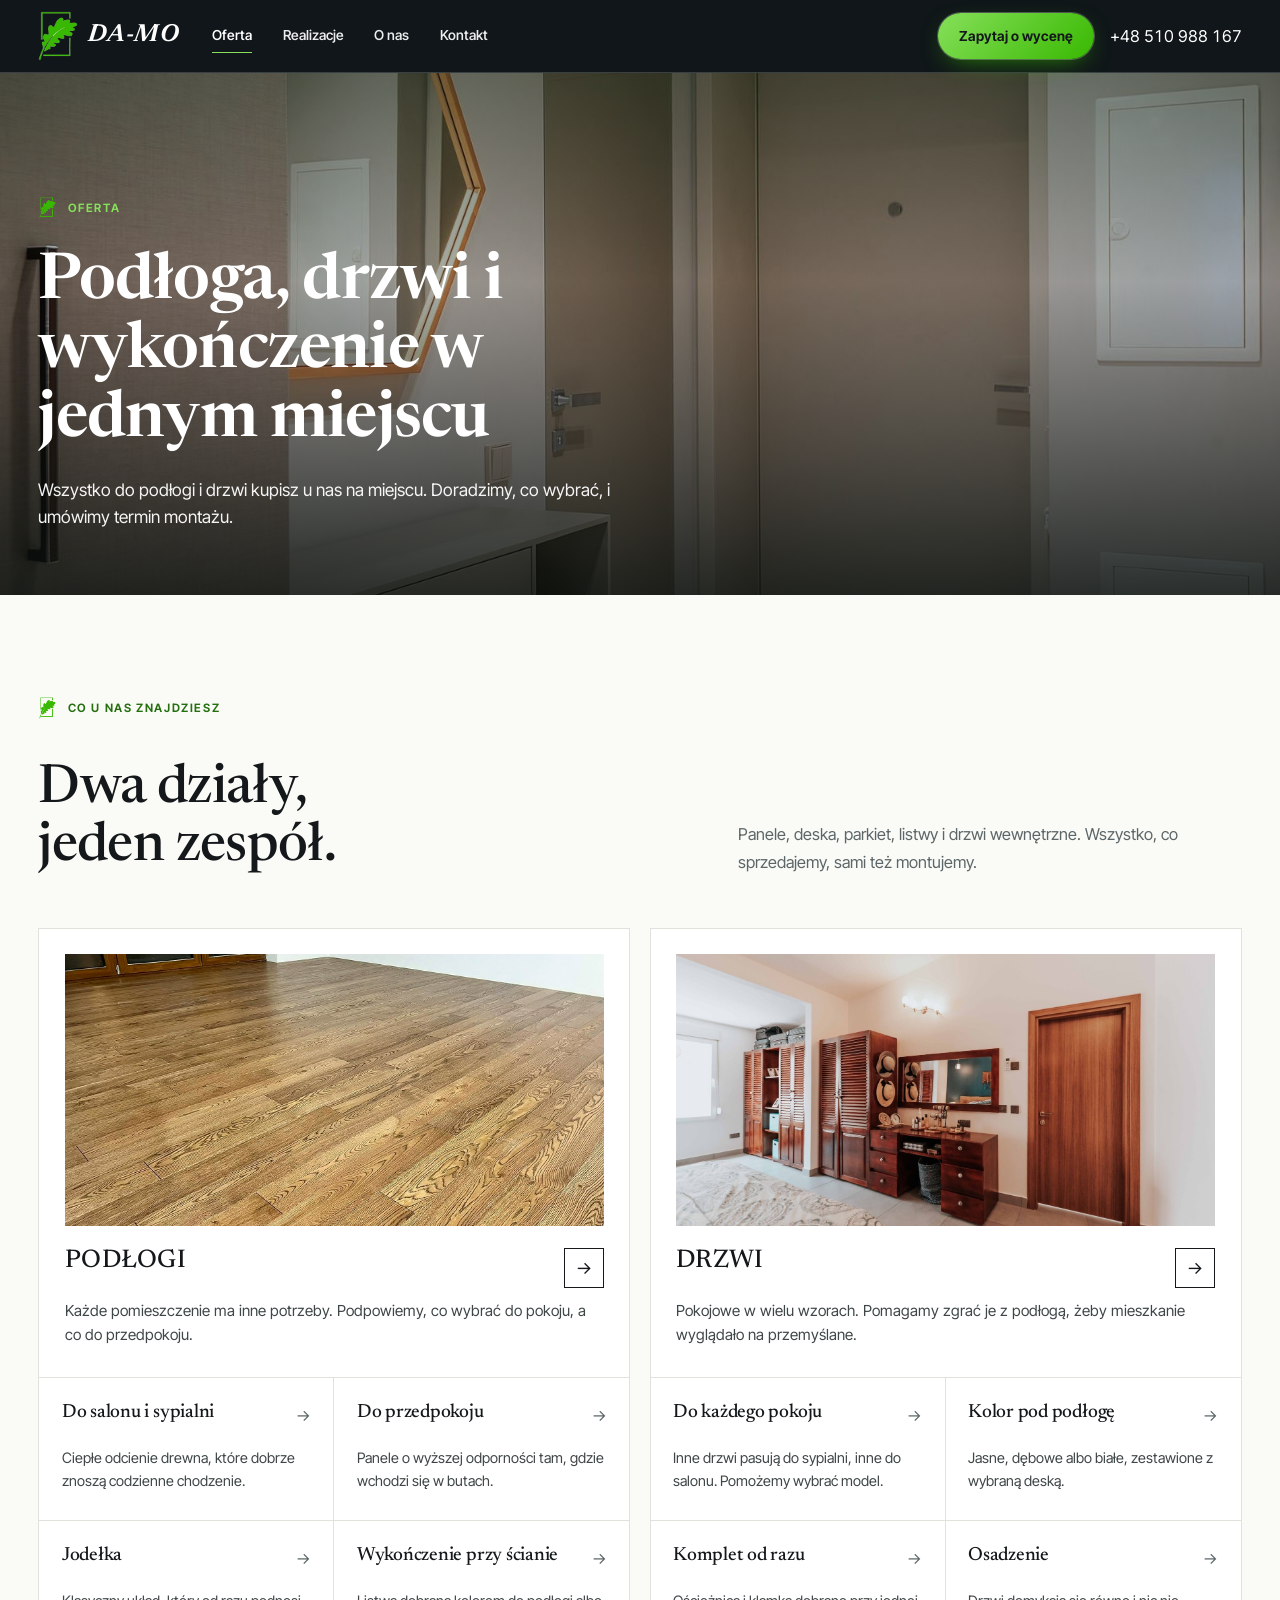
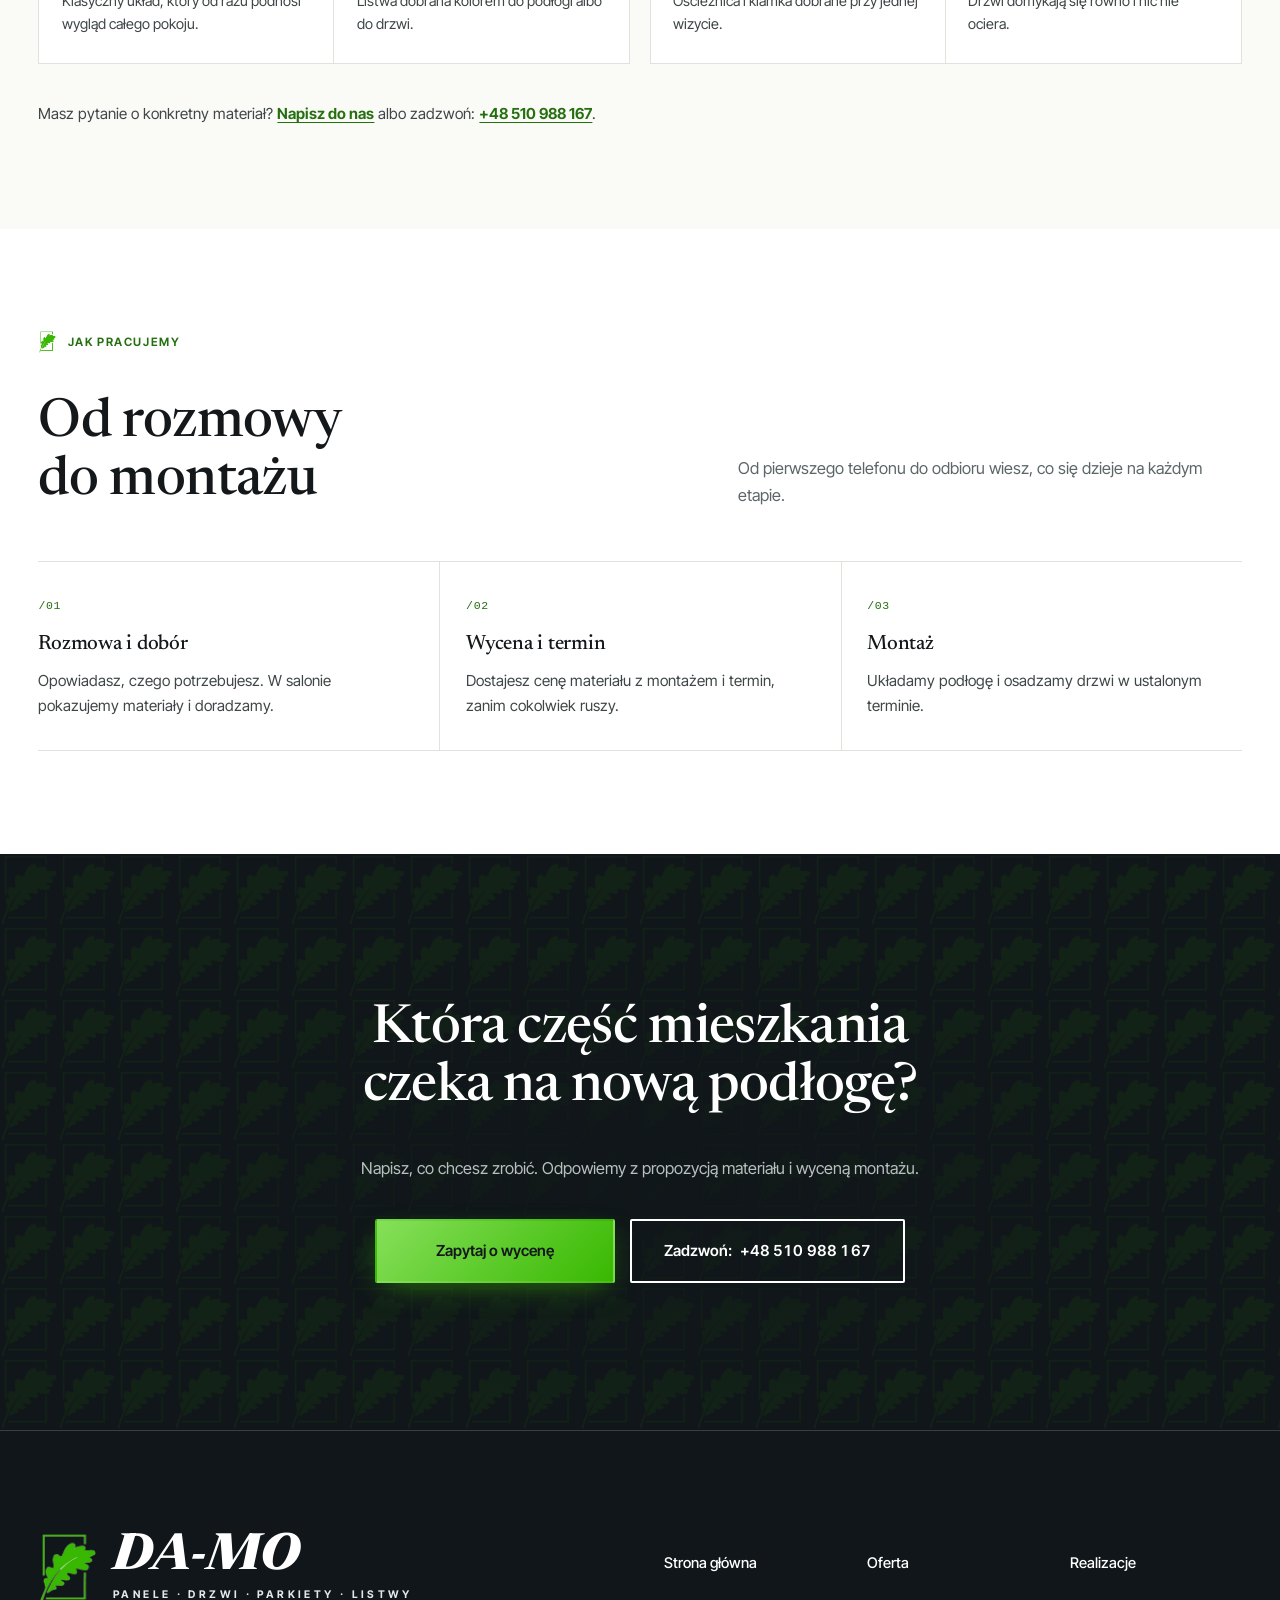
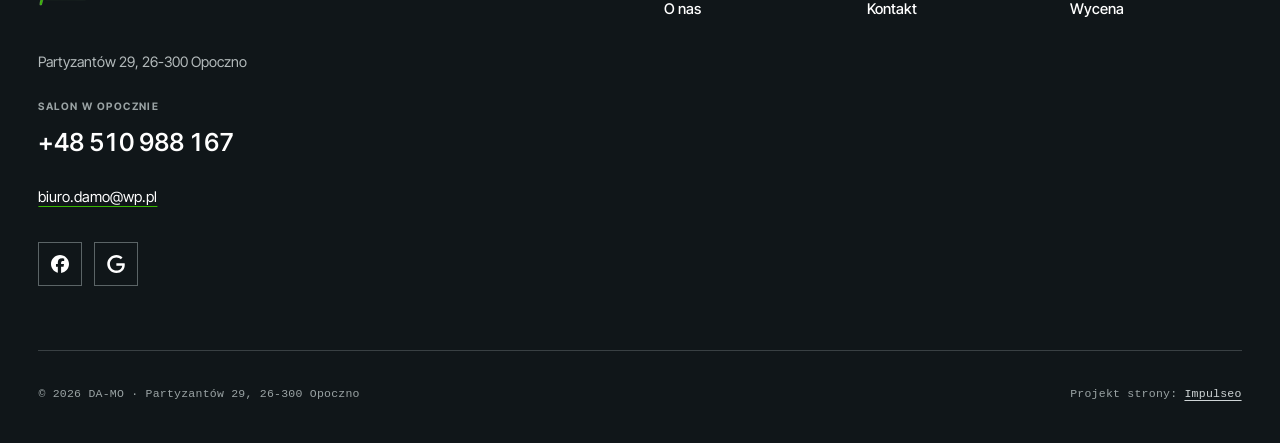
<file: oferta.html>
<!DOCTYPE html>
<html lang="pl">
<head>
<meta charset="UTF-8">
<meta name="theme-color" content="#101619">
<meta name="viewport" content="width=device-width, initial-scale=1.0">
<title>Oferta - DA-MO</title>
<meta name="description" content="DA-MO w Opocznie, ul. Partyzantów 29 - panele podłogowe, parkiety, drzwi wewnętrzne i listwy. Doradzimy przy wyborze i zamontujemy. Zadzwoń: 510 988 167.">
<link rel="canonical" href="https://kris20032.github.io/da-mo/oferta.html">
<meta name="robots" content="noindex, nofollow">
<meta property="og:type" content="website">
<meta property="og:locale" content="pl_PL">
<meta property="og:site_name" content="DA-MO">
<meta property="og:title" content="Oferta - DA-MO">
<meta property="og:description" content="DA-MO w Opocznie, ul. Partyzantów 29 - panele podłogowe, parkiety, drzwi wewnętrzne i listwy. Doradzimy przy wyborze i zamontujemy. Zadzwoń: 510 988 167.">
<meta property="og:url" content="https://kris20032.github.io/da-mo/oferta.html">
<meta property="og:image" content="https://kris20032.github.io/da-mo/img/og.jpg">
<meta property="og:image:width" content="1200">
<meta property="og:image:height" content="630">
<meta name="twitter:card" content="summary_large_image">
<link rel="preconnect" href="https://fonts.googleapis.com">
<link rel="preconnect" href="https://fonts.gstatic.com" crossorigin>
<link href="https://fonts.googleapis.com/css2?family=Inter+Tight:wght@400;500;600;700&family=Newsreader:ital,opsz,wght@0,6..72,400;0,6..72,500;0,6..72,600;1,6..72,500;1,6..72,700;1,6..72,800&display=swap" rel="stylesheet">
<link rel="stylesheet" href="assets/styles.css?v=sw1">
</head>
<body>

<header class="nav nav-solid">
  <div class="shell nav-inner">
    <a class="brand" href="index.html"><img class="brand-logo" src="img/logo.png" alt="DA-MO" width="483" height="610" decoding="async"><span class="brand-name">DA-MO</span></a>
    <nav class="nav-links" aria-label="Menu główne">
        <a href="oferta.html" class="active" aria-current="page">Oferta</a>
        <a href="realizacje.html">Realizacje</a>
        <a href="o-nas.html">O nas</a>
        <a href="kontakt.html">Kontakt</a>
        <a class="btn btn-fill nav-mobile-only" href="kontakt.html">Zapytaj o wycenę</a>
        <a class="nav-mobile-only" href="tel:+48510988167">+48 510 988 167</a>
    </nav>
    <div class="nav-cta">
      <a class="pill" href="kontakt.html">Zapytaj o wycenę</a>
      <a class="phone" href="tel:+48510988167">+48 510 988 167</a>
    </div>
    <button class="nav-toggle" aria-label="Menu"><span></span><span></span><span></span></button>
  </div>
</header>
<main>
<section class="pagehead">
  <img src="img/g7.jpg" alt="Jasne drzwi wewnętrzne i podłoga w przedpokoju" width="1600" height="1068" decoding="async">
  <div class="shell">
    <span class="eyebrow">Oferta</span>
    <h1>Podłoga, drzwi i wykończenie w jednym miejscu</h1>
    <p>Wszystko do podłogi i drzwi kupisz u nas na miejscu. Doradzimy, co wybrać, i umówimy termin montażu.</p>
  </div>
</section>
<section class="sec bg-paper">
  <div class="shell">
    <header class="sec-head reveal">
      <div><span class="eyebrow">Co u nas znajdziesz</span><h2>Dwa działy, jeden zespół.</h2></div>
      <p>Panele, deska, parkiet, listwy i drzwi wewnętrzne. Wszystko, co sprzedajemy, sami też montujemy.</p>
    </header>
    <div class="svc-cols">
      <section class="svc-box reveal">
        <a class="gateway" href="kontakt.html"><img src="img/g4.jpg" alt="Deska dębowa ułożona u klienta" loading="lazy" width="1600" height="1200" decoding="async"><div class="gh"><h3>Podłogi</h3><span class="box" aria-hidden="true">→</span></div><p>Każde pomieszczenie ma inne potrzeby. Podpowiemy, co wybrać do pokoju, a co do przedpokoju.</p></a>
        <ul class="svc-grid"><li class="svc-card"><h4><a href="kontakt.html">Do salonu i sypialni</a></h4><span class="arr" aria-hidden="true">→</span><p>Ciepłe odcienie drewna, które dobrze znoszą codzienne chodzenie.</p></li><li class="svc-card"><h4><a href="kontakt.html">Do przedpokoju</a></h4><span class="arr" aria-hidden="true">→</span><p>Panele o wyższej odporności tam, gdzie wchodzi się w butach.</p></li><li class="svc-card"><h4><a href="kontakt.html">Jodełka</a></h4><span class="arr" aria-hidden="true">→</span><p>Klasyczny układ, który od razu podnosi wygląd całego pokoju.</p></li><li class="svc-card"><h4><a href="kontakt.html">Wykończenie przy ścianie</a></h4><span class="arr" aria-hidden="true">→</span><p>Listwa dobrana kolorem do podłogi albo do drzwi.</p></li></ul>
      </section>
      <section class="svc-box reveal">
        <a class="gateway" href="kontakt.html"><img src="img/g5.jpg" alt="Pokój z drewnianymi drzwiami wewnętrznymi" loading="lazy" width="1600" height="1067" decoding="async"><div class="gh"><h3>Drzwi</h3><span class="box" aria-hidden="true">→</span></div><p>Pokojowe w wielu wzorach. Pomagamy zgrać je z podłogą, żeby mieszkanie wyglądało na przemyślane.</p></a>
        <ul class="svc-grid"><li class="svc-card"><h4><a href="kontakt.html">Do każdego pokoju</a></h4><span class="arr" aria-hidden="true">→</span><p>Inne drzwi pasują do sypialni, inne do salonu. Pomożemy wybrać model.</p></li><li class="svc-card"><h4><a href="kontakt.html">Kolor pod podłogę</a></h4><span class="arr" aria-hidden="true">→</span><p>Jasne, dębowe albo białe, zestawione z wybraną deską.</p></li><li class="svc-card"><h4><a href="kontakt.html">Komplet od razu</a></h4><span class="arr" aria-hidden="true">→</span><p>Ościeżnica i klamka dobrane przy jednej wizycie.</p></li><li class="svc-card"><h4><a href="kontakt.html">Osadzenie</a></h4><span class="arr" aria-hidden="true">→</span><p>Drzwi domykają się równo i nic nie ociera.</p></li></ul>
      </section>
    </div>
    <p class="svc-help reveal">Masz pytanie o konkretny materiał? <a href="kontakt.html">Napisz do nas</a> albo zadzwoń: <a href="tel:+48510988167">+48 510 988 167</a>.</p>
  </div>
</section>
<section class="sec bg-white">
  <div class="shell">
    <header class="sec-head reveal">
      <div><span class="eyebrow">Jak pracujemy</span><h2>Od rozmowy do montażu</h2></div>
      <p>Od pierwszego telefonu do odbioru wiesz, co się dzieje na każdym etapie.</p>
    </header>
    <div class="steps reveal"><div class="why-card"><span class="why-num">/01</span><h3>Rozmowa i dobór</h3><p>Opowiadasz, czego potrzebujesz. W salonie pokazujemy materiały i doradzamy.</p></div><div class="why-card"><span class="why-num">/02</span><h3>Wycena i termin</h3><p>Dostajesz cenę materiału z montażem i termin, zanim cokolwiek ruszy.</p></div><div class="why-card"><span class="why-num">/03</span><h3>Montaż</h3><p>Układamy podłogę i osadzamy drzwi w ustalonym terminie.</p></div></div>
  </div>
</section>
<section class="closing bg-ink cta">
  <div class="pattern" aria-hidden="true"></div><div class="glow" aria-hidden="true"></div>
  <div class="shell reveal">
    <h2>Która część mieszkania czeka na nową podłogę?</h2>
    <p>Napisz, co chcesz zrobić. Odpowiemy z propozycją materiału i wyceną montażu.</p>
    <div class="row">
      <a href="kontakt.html" class="btn btn-fill">Zapytaj o wycenę</a>
      <a href="tel:+48510988167" class="btn btn-line">Zadzwoń: <span class="tel">+48 510 988 167</span></a>
    </div>
  </div>
</section>
</main>

<footer class="site-footer">
  <div class="shell">
    <div class="foot-top">
      <div>
        <a class="foot-brand" href="index.html"><img src="img/logo.png" alt="DA-MO" width="483" height="610" loading="lazy"><span class="nm"><b>DA-MO</b><small>Panele · Drzwi · Parkiety · Listwy</small></span></a>
        <a class="foot-addr" href="https://www.google.com/maps/place/DA-MO+panele,+drzwi,+parkiety,+listwy/@51.3767333,20.2776448,17z/data=!4m6!3m5!1s0x471999647cb9dcc5:0xbed50faa135890ad!8m2!3d51.3767333!4d20.2776448" target="_blank" rel="noopener">Partyzantów 29, 26-300 Opoczno</a>
        <div class="foot-phones"><div><small>Salon w Opocznie</small><a href="tel:+48510988167">+48 510 988 167</a></div></div>
        <a class="foot-mail" href="mailto:biuro.damo@wp.pl">biuro.damo@wp.pl</a>
        <div class="foot-soc">
          <a class="soc" href="https://www.facebook.com/p/DA-MO-Panele-Drzwi-Parkiety-Listwy-61571626570182/" target="_blank" rel="noopener" aria-label="Facebook - DA-MO"><svg viewBox="0 0 24 24" aria-hidden="true" focusable="false"><path d="M9.101 23.691v-7.98H6.627v-3.667h2.474v-1.58c0-4.085 1.848-5.978 5.858-5.978.401 0 .955.042 1.468.103a8.68 8.68 0 0 1 1.141.195v3.325a8.623 8.623 0 0 0-.653-.036 26.805 26.805 0 0 0-.733-.009c-.707 0-1.259.096-1.675.309a1.686 1.686 0 0 0-.679.622c-.258.42-.374.995-.374 1.752v1.297h3.919l-.386 2.103-.287 1.564h-3.246v8.245C19.396 23.238 24 18.179 24 12.044c0-6.627-5.373-12-12-12s-12 5.373-12 12c0 5.628 3.874 10.35 9.101 11.647Z" fill="currentColor"/></svg></a>
          <a class="soc" href="https://www.google.com/maps/place/DA-MO+panele,+drzwi,+parkiety,+listwy/@51.3767333,20.2776448,17z/data=!4m6!3m5!1s0x471999647cb9dcc5:0xbed50faa135890ad!8m2!3d51.3767333!4d20.2776448" target="_blank" rel="noopener" aria-label="Google - DA-MO"><svg viewBox="0 0 24 24" aria-hidden="true" focusable="false"><path d="M12.48 10.92v3.28h7.84c-.24 1.84-.853 3.187-1.787 4.133-1.147 1.147-2.933 2.4-6.053 2.4-4.827 0-8.6-3.893-8.6-8.72s3.773-8.72 8.6-8.72c2.6 0 4.507 1.027 5.907 2.347l2.307-2.307C18.747 1.44 16.133 0 12.48 0 5.867 0 .307 5.387.307 12s5.56 12 12.173 12c3.573 0 6.267-1.173 8.373-3.36 2.16-2.16 2.84-5.213 2.84-7.667 0-.76-.053-1.467-.173-2.053H12.48z" fill="currentColor"/></svg></a>
        </div>
      </div>
      <nav class="foot-menu" aria-label="Stopka"><a href="index.html">Strona główna</a><a href="oferta.html">Oferta</a><a href="realizacje.html">Realizacje</a><a href="o-nas.html">O nas</a><a href="kontakt.html">Kontakt</a><a href="kontakt.html">Wycena</a></nav>
    </div>
    <div class="foot-bot">
      <span>© 2026 DA-MO · Partyzantów 29, 26-300 Opoczno</span>
      <span>Projekt strony: <a class="foot-credit" href="https://impulseo.pl" target="_blank" rel="noopener">Impulseo</a></span>
    </div>
  </div>
</footer>
<div class="sticky-reserve"><a class="sr-call" href="tel:+48510988167" aria-label="Zadzwoń"><svg width="17" height="17" viewBox="0 0 24 24" aria-hidden="true"><path d="M6.6 10.8a15.5 15.5 0 0 0 6.6 6.6l2.2-2.2a1 1 0 0 1 1-.24 11.4 11.4 0 0 0 3.6.58 1 1 0 0 1 1 1V20a1 1 0 0 1-1 1A17 17 0 0 1 3 4a1 1 0 0 1 1-1h3.5a1 1 0 0 1 1 1c0 1.25.2 2.46.58 3.6a1 1 0 0 1-.25 1l-2.23 2.2Z" fill="currentColor"/></svg> Zadzwoń</a><a class="sr-book" href="kontakt.html">Zapytaj o wycenę</a></div>
<div class="demo-wazne" data-do="2026-11-19" data-cykl="3" hidden><svg class="dw-ico" width="13" height="13" viewBox="0 0 24 24" fill="none" aria-hidden="true"><circle cx="12" cy="12" r="8.6" stroke="currentColor" stroke-width="1.8"/><path d="M12 7.2V12l3.3 2" stroke="currentColor" stroke-width="1.8" stroke-linecap="round"/></svg><span class="dw-txt"></span></div>

<script src="assets/main.js"></script>
</body>
</html>
</file>
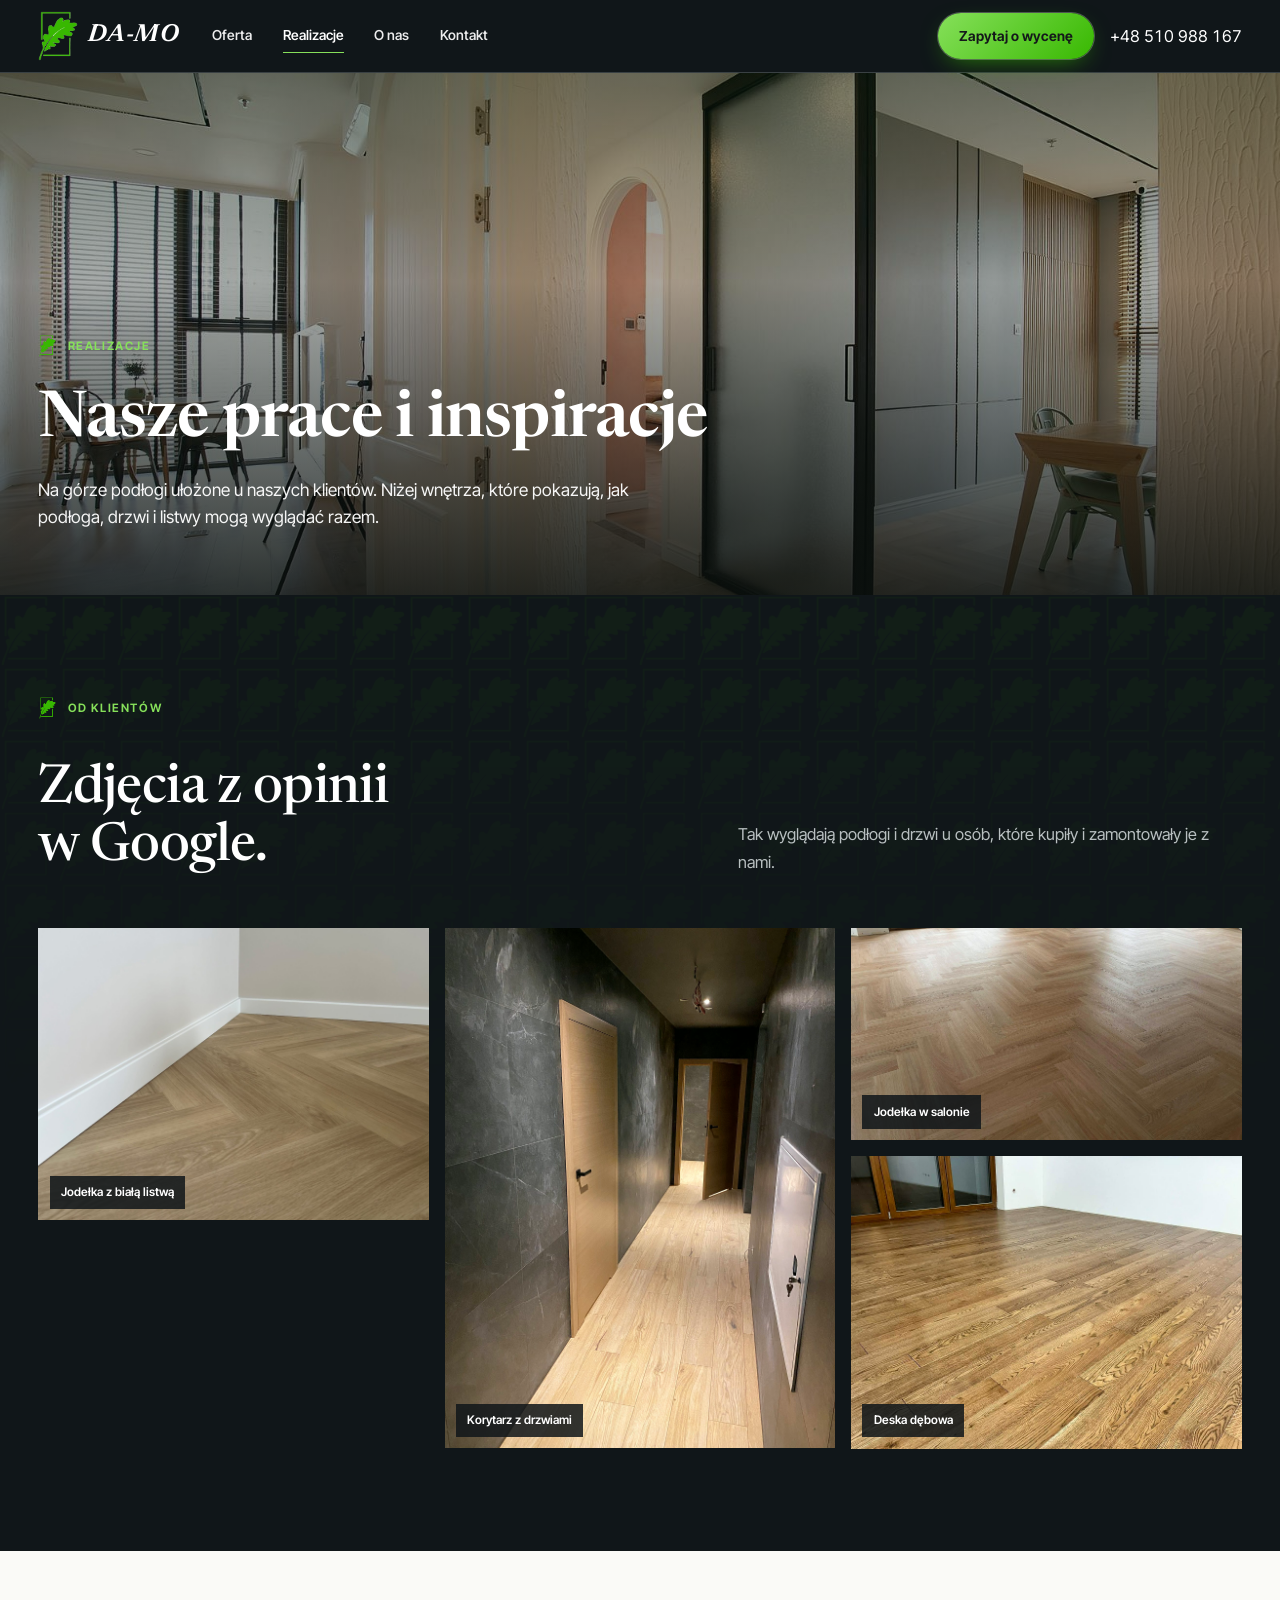
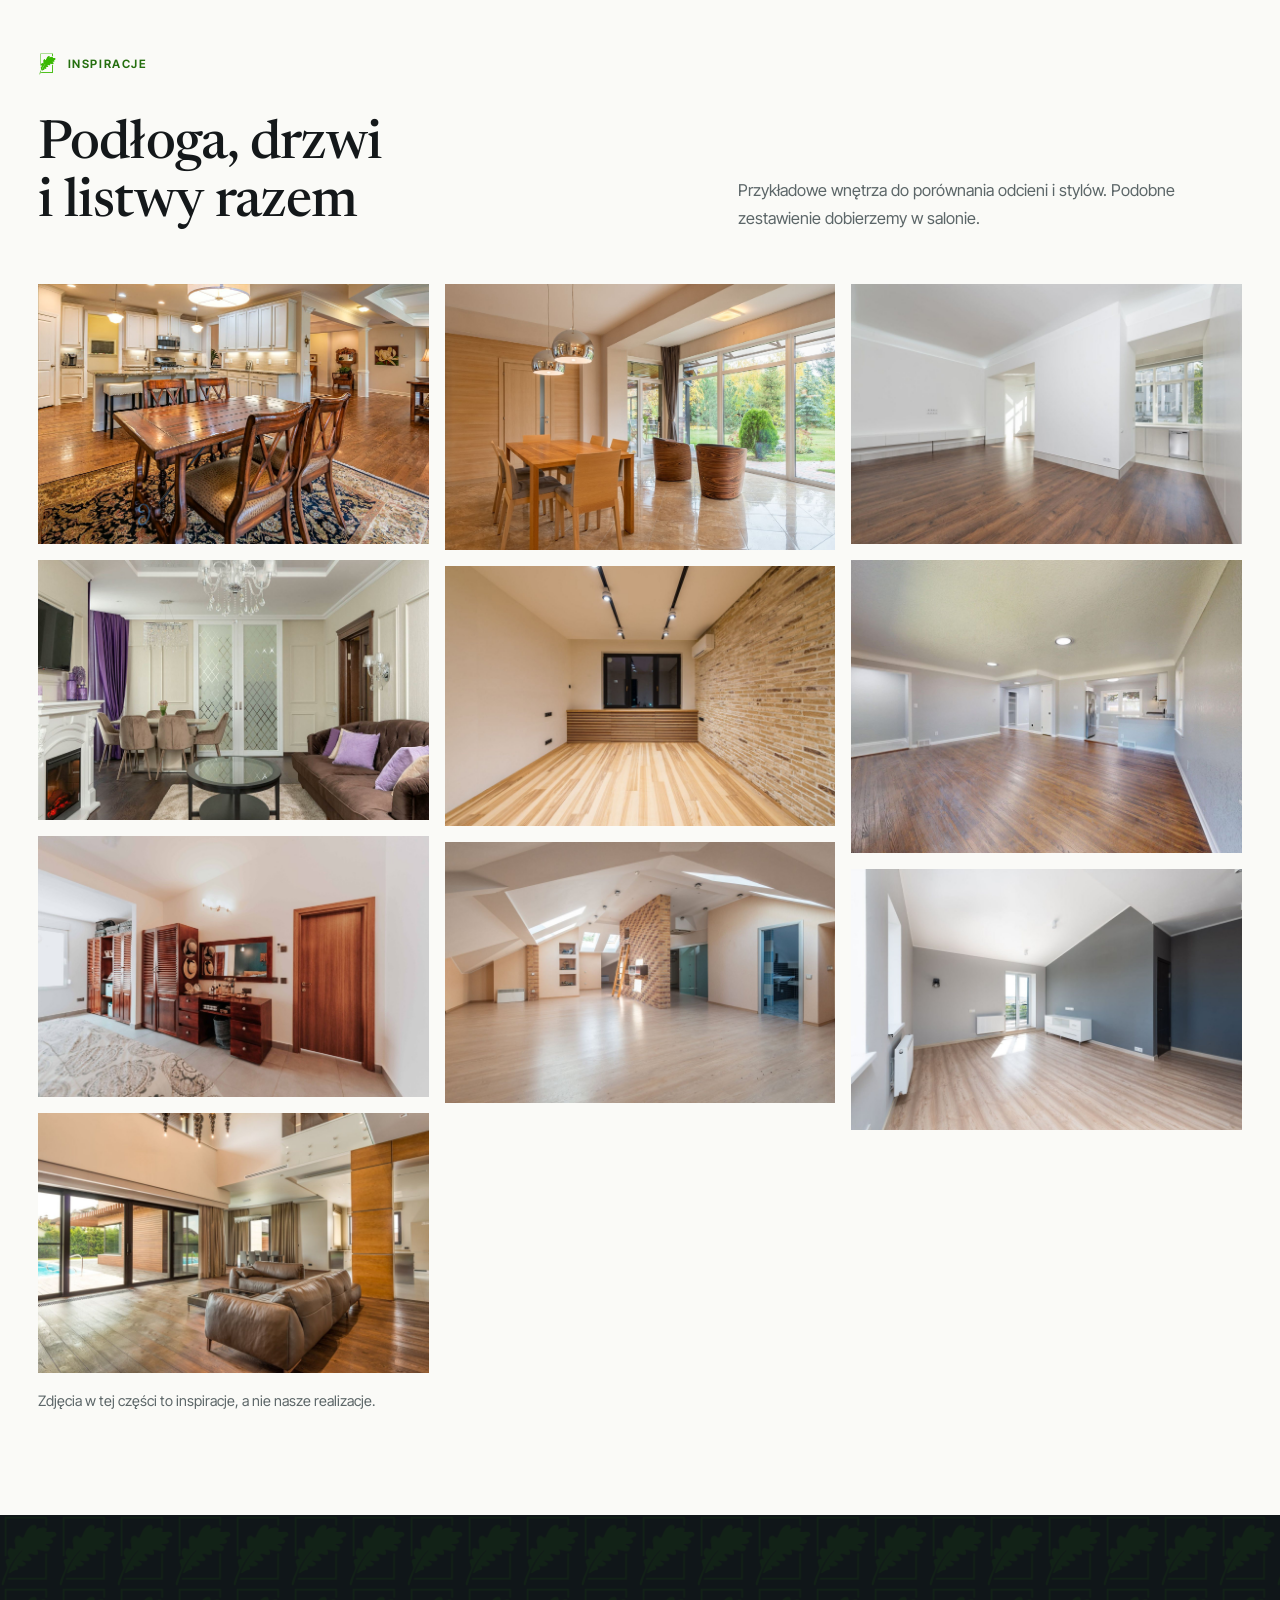
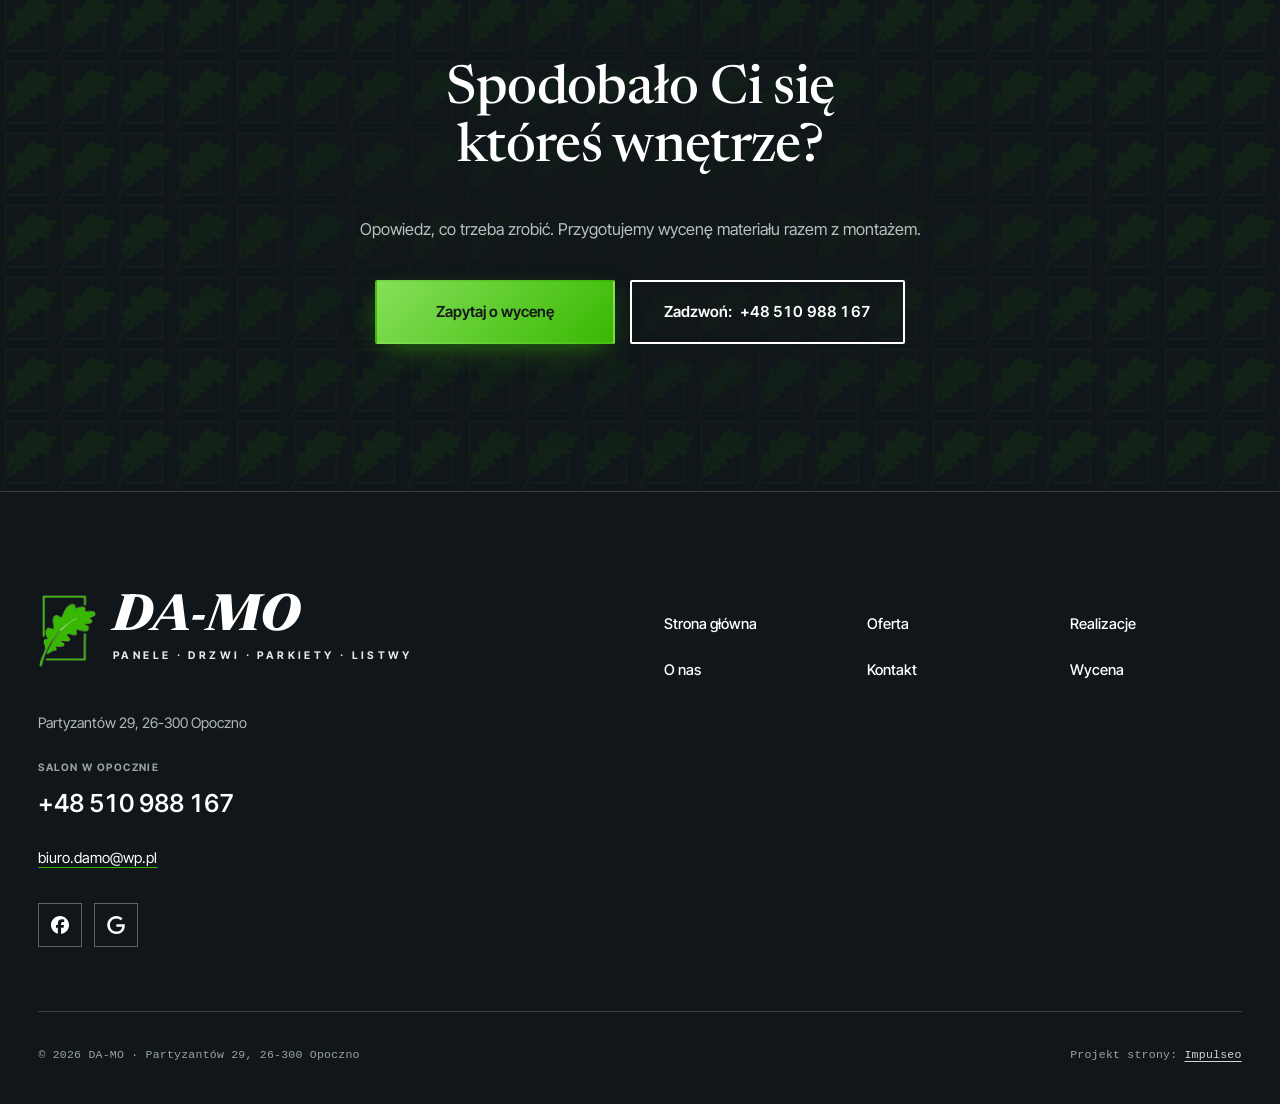
<file: realizacje.html>
<!DOCTYPE html>
<html lang="pl">
<head>
<meta charset="UTF-8">
<meta name="theme-color" content="#101619">
<meta name="viewport" content="width=device-width, initial-scale=1.0">
<title>Realizacje - DA-MO</title>
<meta name="description" content="Realizacje DA-MO: Drzwi przesuwne i jasna podłoga, Drewno w jadalni, Jodełka u klienta, Deska dębowa u klienta, Drzwi wewnętrzne w drewnie">
<link rel="canonical" href="https://kris20032.github.io/da-mo/realizacje.html">
<meta name="robots" content="noindex, nofollow">
<meta property="og:type" content="website">
<meta property="og:locale" content="pl_PL">
<meta property="og:site_name" content="DA-MO">
<meta property="og:title" content="Realizacje - DA-MO">
<meta property="og:description" content="Realizacje DA-MO: Drzwi przesuwne i jasna podłoga, Drewno w jadalni, Jodełka u klienta, Deska dębowa u klienta, Drzwi wewnętrzne w drewnie">
<meta property="og:url" content="https://kris20032.github.io/da-mo/realizacje.html">
<meta property="og:image" content="https://kris20032.github.io/da-mo/img/og.jpg">
<meta property="og:image:width" content="1200">
<meta property="og:image:height" content="630">
<meta name="twitter:card" content="summary_large_image">
<link rel="preconnect" href="https://fonts.googleapis.com">
<link rel="preconnect" href="https://fonts.gstatic.com" crossorigin>
<link href="https://fonts.googleapis.com/css2?family=Inter+Tight:wght@400;500;600;700&family=Newsreader:ital,opsz,wght@0,6..72,400;0,6..72,500;0,6..72,600;1,6..72,500;1,6..72,700;1,6..72,800&display=swap" rel="stylesheet">
<link rel="stylesheet" href="assets/styles.css?v=sw1">
</head>
<body>

<header class="nav nav-solid">
  <div class="shell nav-inner">
    <a class="brand" href="index.html"><img class="brand-logo" src="img/logo.png" alt="DA-MO" width="483" height="610" decoding="async"><span class="brand-name">DA-MO</span></a>
    <nav class="nav-links" aria-label="Menu główne">
        <a href="oferta.html">Oferta</a>
        <a href="realizacje.html" class="active" aria-current="page">Realizacje</a>
        <a href="o-nas.html">O nas</a>
        <a href="kontakt.html">Kontakt</a>
        <a class="btn btn-fill nav-mobile-only" href="kontakt.html">Zapytaj o wycenę</a>
        <a class="nav-mobile-only" href="tel:+48510988167">+48 510 988 167</a>
    </nav>
    <div class="nav-cta">
      <a class="pill" href="kontakt.html">Zapytaj o wycenę</a>
      <a class="phone" href="tel:+48510988167">+48 510 988 167</a>
    </div>
    <button class="nav-toggle" aria-label="Menu"><span></span><span></span><span></span></button>
  </div>
</header>
<main>
<section class="pagehead">
  <img src="img/g1.jpg" alt="Wnętrze z przesuwnymi drzwiami szklanymi i drewnianą podłogą" width="1600" height="1066" decoding="async">
  <div class="shell">
    <span class="eyebrow">Realizacje</span>
    <h1>Nasze prace i inspiracje</h1>
    <p>Na górze podłogi ułożone u naszych klientów. Niżej wnętrza, które pokazują, jak podłoga, drzwi i listwy mogą wyglądać razem.</p>
  </div>
</section>
<section class="sec bg-ink proof on-dark">
  <div class="pattern" aria-hidden="true"></div>
  <div class="shell">
    <header class="sec-head reveal">
      <div><span class="eyebrow">Od klientów</span><h2>Zdjęcia z opinii w Google.</h2></div>
      <p>Tak wyglądają podłogi i drzwi u osób, które kupiły i zamontowały je z nami.</p>
    </header>
    <div class="gal">
      <figure class="reveal"><img src="img/hero.jpg" alt="Jodełka z białą listwą przypodłogową" loading="lazy" width="1600" height="1200" decoding="async"><figcaption>Jodełka z białą listwą</figcaption></figure>
      <figure class="reveal"><img src="img/about.jpg" alt="Korytarz z jasną deską i drzwiami" loading="lazy" width="1600" height="2133" decoding="async"><figcaption>Korytarz z drzwiami</figcaption></figure>
      <figure class="reveal"><img src="img/g3.jpg" alt="Jodełka w salonie" loading="lazy" width="1600" height="870" decoding="async"><figcaption>Jodełka w salonie</figcaption></figure>
      <figure class="reveal"><img src="img/g4.jpg" alt="Deska dębowa" loading="lazy" width="1600" height="1200" decoding="async"><figcaption>Deska dębowa</figcaption></figure>
    </div>
  </div>
</section>
<section class="sec bg-paper">
  <div class="shell">
    <header class="sec-head reveal">
      <div><span class="eyebrow">Inspiracje</span><h2>Podłoga, drzwi i listwy razem</h2></div>
      <p>Przykładowe wnętrza do porównania odcieni i stylów. Podobne zestawienie dobierzemy w salonie.</p>
    </header>
    <div class="gal">
      <figure class="reveal"><img src="img/g2.jpg" alt="Jadalnia z drewnianą podłogą" loading="lazy" width="1600" height="1066" decoding="async"></figure>
      <figure class="reveal"><img src="img/g8.jpg" alt="Salon z ciemną podłogą" loading="lazy" width="1600" height="1068" decoding="async"></figure>
      <figure class="reveal"><img src="img/g5.jpg" alt="Pokój z drewnianymi drzwiami" loading="lazy" width="1600" height="1067" decoding="async"></figure>
      <figure class="reveal"><img src="img/g6.jpg" alt="Salon z drewnianą podłogą" loading="lazy" width="1600" height="1068" decoding="async"></figure>
      <figure class="reveal"><img src="img/g9.jpg" alt="Jadalnia z jasnymi drzwiami" loading="lazy" width="1880" height="1281" decoding="async"></figure>
      <figure class="reveal"><img src="img/g10.jpg" alt="Jasna deska w odnowionym pokoju" loading="lazy" width="1600" height="1068" decoding="async"></figure>
      <figure class="reveal"><img src="img/g11.jpg" alt="Poddasze z jasną podłogą" loading="lazy" width="1600" height="1068" decoding="async"></figure>
      <figure class="reveal"><img src="img/g12.jpg" alt="Pokój z ciemną deską" loading="lazy" width="1600" height="1068" decoding="async"></figure>
      <figure class="reveal"><img src="img/g13.jpg" alt="Duży pokój z drewnianą podłogą" loading="lazy" width="1600" height="1200" decoding="async"></figure>
      <figure class="reveal"><img src="img/g14.jpg" alt="Jasne panele w pokoju" loading="lazy" width="1600" height="1068" decoding="async"></figure>
    </div>
    <p class="gal-note">Zdjęcia w tej części to inspiracje, a nie nasze realizacje.</p>
  </div>
</section>
<section class="closing bg-ink cta">
  <div class="pattern" aria-hidden="true"></div><div class="glow" aria-hidden="true"></div>
  <div class="shell reveal">
    <h2>Spodobało Ci się któreś wnętrze?</h2>
    <p>Opowiedz, co trzeba zrobić. Przygotujemy wycenę materiału razem z montażem.</p>
    <div class="row">
      <a href="kontakt.html" class="btn btn-fill">Zapytaj o wycenę</a>
      <a href="tel:+48510988167" class="btn btn-line">Zadzwoń: <span class="tel">+48 510 988 167</span></a>
    </div>
  </div>
</section>
</main>

<footer class="site-footer">
  <div class="shell">
    <div class="foot-top">
      <div>
        <a class="foot-brand" href="index.html"><img src="img/logo.png" alt="DA-MO" width="483" height="610" loading="lazy"><span class="nm"><b>DA-MO</b><small>Panele · Drzwi · Parkiety · Listwy</small></span></a>
        <a class="foot-addr" href="https://www.google.com/maps/place/DA-MO+panele,+drzwi,+parkiety,+listwy/@51.3767333,20.2776448,17z/data=!4m6!3m5!1s0x471999647cb9dcc5:0xbed50faa135890ad!8m2!3d51.3767333!4d20.2776448" target="_blank" rel="noopener">Partyzantów 29, 26-300 Opoczno</a>
        <div class="foot-phones"><div><small>Salon w Opocznie</small><a href="tel:+48510988167">+48 510 988 167</a></div></div>
        <a class="foot-mail" href="mailto:biuro.damo@wp.pl">biuro.damo@wp.pl</a>
        <div class="foot-soc">
          <a class="soc" href="https://www.facebook.com/p/DA-MO-Panele-Drzwi-Parkiety-Listwy-61571626570182/" target="_blank" rel="noopener" aria-label="Facebook - DA-MO"><svg viewBox="0 0 24 24" aria-hidden="true" focusable="false"><path d="M9.101 23.691v-7.98H6.627v-3.667h2.474v-1.58c0-4.085 1.848-5.978 5.858-5.978.401 0 .955.042 1.468.103a8.68 8.68 0 0 1 1.141.195v3.325a8.623 8.623 0 0 0-.653-.036 26.805 26.805 0 0 0-.733-.009c-.707 0-1.259.096-1.675.309a1.686 1.686 0 0 0-.679.622c-.258.42-.374.995-.374 1.752v1.297h3.919l-.386 2.103-.287 1.564h-3.246v8.245C19.396 23.238 24 18.179 24 12.044c0-6.627-5.373-12-12-12s-12 5.373-12 12c0 5.628 3.874 10.35 9.101 11.647Z" fill="currentColor"/></svg></a>
          <a class="soc" href="https://www.google.com/maps/place/DA-MO+panele,+drzwi,+parkiety,+listwy/@51.3767333,20.2776448,17z/data=!4m6!3m5!1s0x471999647cb9dcc5:0xbed50faa135890ad!8m2!3d51.3767333!4d20.2776448" target="_blank" rel="noopener" aria-label="Google - DA-MO"><svg viewBox="0 0 24 24" aria-hidden="true" focusable="false"><path d="M12.48 10.92v3.28h7.84c-.24 1.84-.853 3.187-1.787 4.133-1.147 1.147-2.933 2.4-6.053 2.4-4.827 0-8.6-3.893-8.6-8.72s3.773-8.72 8.6-8.72c2.6 0 4.507 1.027 5.907 2.347l2.307-2.307C18.747 1.44 16.133 0 12.48 0 5.867 0 .307 5.387.307 12s5.56 12 12.173 12c3.573 0 6.267-1.173 8.373-3.36 2.16-2.16 2.84-5.213 2.84-7.667 0-.76-.053-1.467-.173-2.053H12.48z" fill="currentColor"/></svg></a>
        </div>
      </div>
      <nav class="foot-menu" aria-label="Stopka"><a href="index.html">Strona główna</a><a href="oferta.html">Oferta</a><a href="realizacje.html">Realizacje</a><a href="o-nas.html">O nas</a><a href="kontakt.html">Kontakt</a><a href="kontakt.html">Wycena</a></nav>
    </div>
    <div class="foot-bot">
      <span>© 2026 DA-MO · Partyzantów 29, 26-300 Opoczno</span>
      <span>Projekt strony: <a class="foot-credit" href="https://impulseo.pl" target="_blank" rel="noopener">Impulseo</a></span>
    </div>
  </div>
</footer>
<div class="sticky-reserve"><a class="sr-call" href="tel:+48510988167" aria-label="Zadzwoń"><svg width="17" height="17" viewBox="0 0 24 24" aria-hidden="true"><path d="M6.6 10.8a15.5 15.5 0 0 0 6.6 6.6l2.2-2.2a1 1 0 0 1 1-.24 11.4 11.4 0 0 0 3.6.58 1 1 0 0 1 1 1V20a1 1 0 0 1-1 1A17 17 0 0 1 3 4a1 1 0 0 1 1-1h3.5a1 1 0 0 1 1 1c0 1.25.2 2.46.58 3.6a1 1 0 0 1-.25 1l-2.23 2.2Z" fill="currentColor"/></svg> Zadzwoń</a><a class="sr-book" href="kontakt.html">Zapytaj o wycenę</a></div>
<div class="demo-wazne" data-do="2026-11-19" data-cykl="3" hidden><svg class="dw-ico" width="13" height="13" viewBox="0 0 24 24" fill="none" aria-hidden="true"><circle cx="12" cy="12" r="8.6" stroke="currentColor" stroke-width="1.8"/><path d="M12 7.2V12l3.3 2" stroke="currentColor" stroke-width="1.8" stroke-linecap="round"/></svg><span class="dw-txt"></span></div>

<script src="assets/main.js"></script>
</body>
</html>
</file>
<file: assets/styles.css>
/* DA-MO - demo w układzie „editorial contractor" (serif + grotesk, ciemne pasy, numeracja /01) */
:root{
  --ink:#14181a;--ink-deep:#101619;--ink-panel:#151b1d;--ink-body:#3f4647;
  --slate:#5c6668;--slate-soft:#8c9394;--rule-dark:#394043;
  --paper:#fafaf7;--paper-sunken:#f4f3ef;--hairline:#e3e1dc;--white:#fff;--cream:#f3efe4;
  --accent:#38b801;--accent-light:#86e05a;--accent-d:#2a7d12;--accent-text:#256f0f;--accent-soft:#eaf6e2;
  --serif:"Newsreader",Georgia,serif;
  --sans:"Inter Tight",system-ui,-apple-system,"Segoe UI",sans-serif;
  --mono:ui-monospace,SFMono-Regular,Menlo,Consolas,monospace;
  --ease:cubic-bezier(.16,.84,.44,1);
  --gut:clamp(1.25rem,3vw,3.5rem);
  --nav-h:72px;
}
*,*::before,*::after{box-sizing:border-box}
html{-webkit-text-size-adjust:100%;scroll-behavior:smooth}
body{margin:0;font-family:var(--sans);font-size:1rem;line-height:1.6;color:var(--ink);background:var(--paper);-webkit-font-smoothing:antialiased;text-rendering:optimizeLegibility}
img{max-width:100%;height:auto;display:block}
a{color:inherit}
h1,h2,h3,h4{font-family:var(--serif);font-weight:500;letter-spacing:-.012em;line-height:1.08;margin:0;text-wrap:balance}
h2{font-size:clamp(2.3rem,4.2vw,4rem)}
p{margin:0}
.shell{width:min(1480px,calc(100% - 2 * var(--gut)));margin-inline:auto}
.sr-only{position:absolute;width:1px;height:1px;overflow:hidden;clip:rect(0 0 0 0);white-space:nowrap}

/* ---------- etykieta sekcji ---------- */
.eyebrow{display:inline-flex;align-items:center;gap:.7rem;text-transform:uppercase;font-size:.72rem;font-weight:650;letter-spacing:.14em;color:var(--accent-text)}
.eyebrow::before{content:"";width:18px;height:22px;background:var(--accent);-webkit-mask:url(../img/logo.png) center/contain no-repeat;mask:url(../img/logo.png) center/contain no-repeat;flex:none}
.on-dark .eyebrow,.eyebrow.light{color:var(--accent-light)}

/* ---------- przyciski ---------- */
.btn{display:inline-flex;align-items:center;justify-content:center;gap:.5rem;min-height:58px;padding:0 2rem;font:600 .95rem/1 var(--sans);text-decoration:none;border:2px solid transparent;border-radius:2px;cursor:pointer;transition:transform .25s var(--ease),box-shadow .25s var(--ease),background .25s,color .25s}
.btn:active{transform:scale(.97)}
.btn-fill{background:linear-gradient(135deg,var(--accent-light),var(--accent));color:var(--ink);box-shadow:0 10px 30px -10px rgba(56,184,1,.65)}
.btn-fill:hover{box-shadow:0 14px 36px -10px rgba(56,184,1,.85);transform:translateY(-1px)}
.btn-line{border-color:currentColor;color:var(--white);background:transparent}
.btn-line:hover{background:rgba(255,255,255,.08)}
.btn-line.dark{color:var(--ink)}
.btn-line.dark:hover{background:var(--ink);color:var(--white)}
.btn-ink{background:var(--ink);color:var(--white);min-height:66px;padding:0 2.3rem}
.btn-ink:hover{background:#000}
.btn .tel{font-variant-numeric:tabular-nums;letter-spacing:.01em}
.link-arrow{display:inline-flex;align-items:center;gap:.55rem;min-height:48px;font-weight:600;color:var(--accent-text);text-decoration:none;border-bottom:2px solid var(--accent);padding-top:2px}
.link-arrow .arr{font-size:1.3em;transition:transform .25s var(--ease)}
.link-arrow:hover .arr{transform:translateX(4px)}
.on-dark .link-arrow{color:var(--white)}

/* ---------- nawigacja ---------- */
.nav{position:relative;z-index:50}
.nav-inner{display:flex;align-items:center;gap:2rem;min-height:var(--nav-h)}
.brand{display:inline-flex;align-items:center;gap:.6rem;text-decoration:none;color:var(--white);flex:none}
.brand-logo{height:50px;width:auto}
.brand-name{font:italic 700 1.55rem/1 var(--serif);letter-spacing:.06em}
.nav-links{display:flex;align-items:center;gap:clamp(1rem,2.4vw,2.6rem);flex:1}
.nav-links > a{font-size:.86rem;font-weight:550;color:var(--white);text-decoration:none;opacity:.92;padding:.35rem 0;border-bottom:1px solid transparent}
.nav-links > a:hover,.nav-links > a.active{opacity:1;border-bottom-color:var(--accent-light)}
.nav-cta{display:flex;align-items:center;gap:1rem;margin-left:auto}
.nav-cta .pill{display:inline-flex;align-items:center;min-height:46px;padding:0 1.3rem;border-radius:999px;font-weight:650;font-size:.86rem;color:var(--ink);text-decoration:none;background:linear-gradient(135deg,var(--accent-light),var(--accent));box-shadow:0 0 0 1px rgba(255,255,255,.25),0 8px 26px -10px rgba(56,184,1,.8)}
.nav-cta .phone{color:var(--white);text-decoration:none;font-size:1.02rem;font-weight:400;white-space:nowrap;font-variant-numeric:tabular-nums}
.nav-toggle{display:none;background:none;border:0;width:46px;height:46px;padding:11px;cursor:pointer;margin-left:auto}
.nav-toggle span{display:block;height:2px;background:var(--white);margin:6px 0;border-radius:2px}
.nav-mobile-only{display:none}

.nav-solid{background:var(--ink-deep);border-bottom:1px solid var(--rule-dark);position:sticky;top:0}
.nav-solid.is-stuck{box-shadow:0 10px 30px -18px rgba(0,0,0,.6)}

/* ---------- HERO ---------- */
.hero{position:relative;isolation:isolate;min-height:100svh;display:flex;flex-direction:column;color:var(--white);overflow:hidden;background:var(--ink-deep)}
.hero > img{position:absolute;inset:0;width:100%;height:100%;object-fit:cover;object-position:center 70%;z-index:-3}
.hero-tint{position:absolute;inset:0;z-index:-2;background:linear-gradient(180deg,#1c5a33 0%,#1c5a33 38%,rgba(28,90,51,0) 70%);mix-blend-mode:multiply;opacity:.75}
.hero-shade{position:absolute;inset:0;z-index:-1;background:linear-gradient(180deg,rgba(9,30,17,.62) 0%,rgba(9,30,17,.3) 32%,rgba(10,20,16,.12) 52%,rgba(10,16,14,.62) 80%,rgba(10,16,14,.8) 100%)}
.wordmark{display:flex;justify-content:space-between;align-items:flex-start;text-decoration:none;color:var(--cream);font:italic 800 clamp(5.2rem,19.5vw,22rem)/.9 var(--serif);letter-spacing:-.01em;padding-top:clamp(1rem,2vw,2rem);text-shadow:0 6px 40px rgba(0,0,0,.18)}
.wordmark .dash{font-weight:500;opacity:.9;transform:translateY(-.02em)}
.hero .nav{margin-top:clamp(1.2rem,2.6vw,2.6rem)}
.hero-copy{margin-top:auto;padding:clamp(2.5rem,5vh,4rem) 0 clamp(3rem,7vh,5.5rem)}
.hero h1{font-size:clamp(2.6rem,5.3vw,5.6rem);font-weight:600;max-width:17ch;line-height:1.02;text-shadow:0 4px 30px rgba(0,0,0,.35)}
.hero .lead{margin-top:1.4rem;max-width:36rem;font-size:clamp(1rem,1.15vw,1.18rem);line-height:1.55;opacity:.95;text-shadow:0 1px 14px rgba(0,0,0,.4)}
.hero-actions{display:flex;flex-wrap:wrap;gap:.9rem;margin-top:2rem}
.hero-actions .btn{min-width:14rem}
.trustbar{background:rgba(16,22,25,.94);border-top:1px solid var(--rule-dark);backdrop-filter:blur(6px)}
.trustbar .shell{display:flex;align-items:center;gap:clamp(1.5rem,4vw,4.5rem);min-height:78px;flex-wrap:wrap;padding-block:.9rem}
.trust-fact{display:flex;align-items:baseline;gap:.6rem;color:var(--white);text-decoration:none}
.trust-fact b{font-size:1.18rem;font-weight:600;font-variant-numeric:tabular-nums;display:inline-flex;align-items:center;gap:.25rem}
.trust-fact span{font-size:.78rem;color:#c3c9ca}
.trust-fact svg{width:15px;height:15px;color:var(--accent-light)}
.trust-g{margin-left:auto;display:inline-flex;align-items:center;gap:.6rem;background:var(--white);color:var(--ink);border-radius:6px;padding:.55rem .9rem;font-size:.78rem;font-weight:650;text-decoration:none}
.trust-g svg{width:18px;height:18px}

/* ---------- sekcje ---------- */
.sec{padding:clamp(5.5rem,8vw,9rem) 0}
.bg-paper{background:var(--paper)}
.bg-white{background:var(--white)}
.bg-sunken{background:var(--paper-sunken)}
.bg-ink{background:var(--ink-deep);color:var(--white)}
.sec-head{display:grid;grid-template-columns:minmax(0,1fr) minmax(20rem,31.5rem);gap:2rem 4rem;align-items:end;margin-bottom:clamp(2.5rem,4vw,4rem)}
.sec-head h2{margin-top:clamp(1.6rem,2.6vw,3rem);max-width:16ch}
.sec-head p{font-size:clamp(1.02rem,1.08vw,1.2rem);line-height:1.7;color:var(--slate)}
.on-dark .sec-head p,.bg-ink .sec-head p{color:#b9c0c1}
.muted{color:var(--ink-body)}

/* O nas */
.about{display:grid;grid-template-columns:minmax(0,1.05fr) minmax(0,.95fr);gap:clamp(2.5rem,7vw,8rem);align-items:start}
.about h2{margin:clamp(2.6rem,4.5vw,5rem) 0 clamp(2rem,3vw,3rem);max-width:14ch}
.about p{color:var(--ink-body);max-width:36rem;font-size:1.02rem;line-height:1.75}
.about p + p{margin-top:1.4rem}
.about .acts{display:flex;align-items:center;gap:1.6rem 2rem;flex-wrap:wrap;margin-top:2.6rem}
.fig img{width:100%;aspect-ratio:1/1.02;object-fit:cover}
.fig figcaption{display:flex;justify-content:space-between;gap:1rem;margin-top:1rem;font-size:.82rem;color:var(--ink)}
.fig figcaption em{font-style:normal;text-transform:uppercase;letter-spacing:.08em;font-size:.68rem;font-weight:650;color:var(--accent-text)}
.fig{margin:0}

/* Opinie */
.op-top{display:grid;grid-template-columns:minmax(0,1fr) auto;gap:2rem;align-items:end;margin-bottom:clamp(3rem,5vw,5rem)}
.op-top h2{margin-top:clamp(1.6rem,2.6vw,3rem);max-width:13ch}
.op-meta{display:flex;align-items:center;gap:1.4rem;margin:0}
.op-google{display:inline-flex;align-items:center;gap:.7rem;text-decoration:none;color:var(--ink)}
.op-google .score{font-size:2.3rem;font-weight:600;letter-spacing:-.02em;line-height:1}
.op-google .stars{display:flex;gap:2px;color:var(--accent)}
.op-google .stars svg{width:14px;height:14px}
.op-google small{display:block;font-size:.78rem;color:var(--ink-body);margin-top:.2rem}
.op-g-ico{width:24px;height:24px}
.op-body{display:grid;grid-template-columns:minmax(0,1fr) minmax(0,1fr);gap:clamp(2rem,6vw,7rem)}
.op-big .q{font:600 2.4rem/1 var(--serif);color:var(--accent)}
.op-big blockquote{margin:.6rem 0 0;font-size:clamp(1.5rem,2.2vw,2.15rem);line-height:1.32;letter-spacing:-.015em;font-weight:450;max-width:22ch}
.op-big .by{margin-top:1.4rem;font-size:.86rem;color:var(--slate)}
.op-big .by b{color:var(--ink)}
.op-cta{margin-top:clamp(3rem,6vw,6rem)}
.op-cta p{color:var(--slate);max-width:20rem;font-size:.95rem}
.op-cta .row{display:flex;gap:.9rem;flex-wrap:wrap;margin-top:1.6rem}
.op-wall .lbl{display:flex;justify-content:space-between;font-size:.68rem;text-transform:uppercase;letter-spacing:.12em;font-weight:650;color:var(--slate);padding-bottom:1rem;border-bottom:1px solid var(--hairline)}
.op-card{margin:0;padding:1.9rem 0;border-bottom:1px solid var(--hairline)}
.op-card blockquote{margin:0;color:var(--ink-body);font-size:1.02rem;line-height:1.7}
.op-card .byl{display:flex;align-items:center;gap:.6rem;margin-top:1rem;font-size:.82rem;color:var(--slate)}
.op-card .byl b{color:var(--ink)}
.op-card .byl .stars{display:flex;gap:1px;color:var(--accent)}
.op-card .byl .stars svg{width:13px;height:13px}
.op-all{display:inline-flex;gap:.5rem;margin-top:1.8rem;font-weight:650;font-size:.92rem;text-decoration:none;color:var(--ink)}

/* Realizacje - ciemna sekcja z przeglądarką */
.proof{position:relative;isolation:isolate;overflow:hidden}
.pattern{position:absolute;inset:0;z-index:-1;pointer-events:none;background:var(--accent);opacity:.07;-webkit-mask:url(../img/logo.png) 0 0/58px 72px repeat;mask:url(../img/logo.png) 0 0/58px 72px repeat}
.proof .pattern{opacity:.05;-webkit-mask-image:url(../img/logo.png),linear-gradient(#000 0,transparent 55%);mask-image:url(../img/logo.png),linear-gradient(#000 0,transparent 55%);-webkit-mask-composite:source-in;mask-composite:intersect;-webkit-mask-size:58px 72px,100% 100%;mask-size:58px 72px,100% 100%;-webkit-mask-repeat:repeat,no-repeat;mask-repeat:repeat,no-repeat}
.viewer{display:grid;grid-template-columns:minmax(0,1fr) minmax(17rem,22rem);gap:1.4rem}
.stage{position:relative;aspect-ratio:16/10;overflow:hidden;background:#0b0f11}
.stage img{position:absolute;inset:0;width:100%;height:100%;object-fit:cover;opacity:0;transition:opacity .8s var(--ease)}
.stage img.on{opacity:1}
.stage .tag{position:absolute;top:1rem;left:1rem;z-index:2;font:500 .66rem/1 var(--mono);letter-spacing:.14em;text-transform:uppercase;background:rgba(16,22,25,.85);color:#dfe5e6;padding:.5rem .6rem}
.stage-cap{display:flex;justify-content:space-between;font:400 .76rem/1 var(--mono);color:#9aa3a4;margin:1rem 0}
.thumbs{display:grid;grid-template-columns:repeat(3,1fr);gap:.6rem}
.thumb{all:unset;cursor:pointer;display:flex;flex-direction:column;gap:.35rem;padding:.9rem 1rem;border:1px solid var(--rule-dark);background:var(--ink-panel);transition:border-color .2s}
.thumb i{font:normal .64rem/1 var(--mono);letter-spacing:.12em;color:#8c9394;text-transform:uppercase}
.thumb b{font-size:.9rem;font-weight:600;color:var(--white)}
.thumb[aria-pressed="true"]{border-color:var(--accent);box-shadow:inset 0 0 0 1px var(--accent)}
.thumb:focus-visible{outline:2px solid var(--accent-light);outline-offset:2px}
.panel{border:1px solid var(--rule-dark);background:rgba(21,27,29,.9);padding:1.6rem 1.5rem;display:flex;flex-direction:column}
.panel .k{font:400 .74rem/1.5 var(--mono);letter-spacing:.12em;text-transform:uppercase;color:var(--accent-light);padding-bottom:1.1rem;border-bottom:1px solid var(--rule-dark)}
.panel dl{margin:0}
.panel dt{font:400 .64rem/1 var(--mono);letter-spacing:.14em;text-transform:uppercase;color:#8c9394;margin-top:1.15rem}
.panel dd{margin:.45rem 0 0;padding-bottom:1.1rem;border-bottom:1px solid var(--rule-dark);font-weight:600;font-size:.95rem}
.panel .link-arrow{margin-top:auto;padding-top:2rem;align-self:flex-start;border:0}
.panel .link-arrow span:first-child{border-bottom:2px solid var(--accent);padding-bottom:.4rem}

/* wstęga inspiracji */
.ribbon-sec{text-align:center;overflow:hidden}
.ribbon-sec h2{margin:1.6rem auto 0;max-width:15ch}
.ribbon-sec .intro{max-width:36rem;margin:1.6rem auto 0;color:var(--ink-body)}
.ribbon-sec .row{display:flex;justify-content:center;gap:.6rem;flex-wrap:wrap;margin-top:2rem}
.ribbon-sec .row .btn{min-height:52px;text-transform:uppercase;font-size:.8rem;letter-spacing:.06em;min-width:12rem}
.ribbon{list-style:none;margin:clamp(2rem,4vw,3.5rem) 0 0;padding:0 var(--gut);display:flex;align-items:center;justify-content:center;gap:clamp(.6rem,1.2vw,1.2rem);perspective:1400px}
.ribbon li{flex:none;width:var(--w);aspect-ratio:var(--ar,4/5);transform:rotateY(var(--ry));box-shadow:0 30px 40px -30px rgba(0,0,0,.45);overflow:hidden;background:#ddd}
.ribbon li img{width:100%;height:100%;object-fit:cover}
.ribbon li:nth-child(1){--w:clamp(9rem,17vw,16rem);--ry:28deg;--ar:.92}
.ribbon li:nth-child(2){--w:clamp(7rem,11.5vw,11rem);--ry:20deg;--ar:1.15}
.ribbon li:nth-child(3){--w:clamp(6rem,9vw,8.6rem);--ry:10deg;--ar:1.05}
.ribbon li:nth-child(4){--w:clamp(5.5rem,7.6vw,7.4rem);--ry:0deg;--ar:.9}
.ribbon li:nth-child(5){--w:clamp(6rem,9vw,8.6rem);--ry:-10deg;--ar:1.05}
.ribbon li:nth-child(6){--w:clamp(7rem,11.5vw,11rem);--ry:-20deg;--ar:1.15}
.ribbon li:nth-child(7){--w:clamp(9rem,17vw,16rem);--ry:-28deg;--ar:.92}

/* Usługi */
.svc-cols{display:grid;grid-template-columns:1fr 1fr;gap:1.2rem}
.svc-box{background:var(--white);border:1px solid var(--hairline);display:flex;flex-direction:column}
.gateway{display:block;padding:1.6rem 1.6rem 1.8rem;text-decoration:none;color:var(--ink);border-bottom:1px solid var(--hairline)}
.gateway img{width:100%;aspect-ratio:1.985/1;object-fit:cover}
.gateway .gh{display:flex;justify-content:space-between;align-items:flex-start;gap:1rem;margin-top:1.4rem}
.gateway h3{text-transform:uppercase;font-size:clamp(1.4rem,2vw,1.9rem);letter-spacing:.01em}
.gateway .box{flex:none;width:40px;height:40px;border:1px solid var(--ink);display:grid;place-items:center;font-size:1.1rem;transition:background .2s,color .2s}
.gateway:hover .box{background:var(--ink);color:var(--white)}
.gateway p{margin-top:.7rem;color:var(--ink-body);max-width:34rem;font-size:.95rem}
.svc-grid{list-style:none;margin:0;padding:0;display:grid;grid-template-columns:1fr 1fr}
.svc-card{padding:1.6rem 1.4rem 1.7rem;border-right:1px solid var(--hairline);border-bottom:1px solid var(--hairline);position:relative}
.svc-card:nth-child(2n){border-right:0}
.svc-card:nth-last-child(-n+2){border-bottom:0}
.svc-card h4{font-size:1.2rem;padding-right:1.6rem}
.svc-card h4 a{text-decoration:none}
.svc-card h4 a::after{content:"";position:absolute;inset:0}
.svc-card .arr{position:absolute;top:1.6rem;right:1.4rem;color:var(--slate);transition:transform .2s,color .2s}
.svc-card:hover .arr{transform:translateX(3px);color:var(--accent-text)}
.svc-card p{margin-top:1.4rem;color:var(--ink-body);font-size:.9rem;line-height:1.6}
.svc-help{margin-top:clamp(2.2rem,3vw,3.2rem);font-size:.95rem;color:var(--ink-body)}
.svc-help a{color:var(--accent-text);font-weight:650;text-underline-offset:3px}

/* Dlaczego my */
.why{display:grid;grid-template-columns:minmax(0,1fr) minmax(0,.78fr);gap:clamp(2rem,4vw,4.5rem);align-items:start}
.why h2{margin-top:clamp(1.6rem,2.6vw,3rem);max-width:15ch}
.why-grid{display:grid;grid-template-columns:1fr 1fr;margin-top:clamp(2.4rem,3.6vw,3.6rem);border-top:1px solid var(--hairline)}
.why-card{padding:1.8rem 1.6rem 2rem 0;border-bottom:1px solid var(--hairline)}
.why-card:nth-child(2n){padding-left:1.6rem;border-left:1px solid var(--hairline);padding-right:0}
.why-num{font:400 .72rem/1 var(--mono);color:var(--accent-text);letter-spacing:.06em}
.why-card h3{font-size:1.3rem;margin-top:1.1rem}
.why-card p{margin-top:.8rem;color:var(--ink-body);font-size:.95rem;max-width:22rem}
.why-art{position:relative;margin:0 calc(var(--gut) * -1) 0 0;height:100%;min-height:34rem}
.why-art img{width:100%;height:100%;object-fit:cover;position:absolute;inset:0}
.why-art figcaption{position:absolute;left:1rem;bottom:1rem;background:rgba(16,22,25,.88);color:var(--white);font-size:.8rem;font-weight:600;padding:.7rem 1rem}

/* stopklatka - okno na nieruchome zdjęcie */
.stopklatka{position:relative;background:var(--ink);height:clamp(18rem,56vh,34rem);height:clamp(18rem,56svh,34rem);overflow:hidden;clip-path:inset(0)}
.stk-bg{position:fixed;inset:0;background-size:cover;background-position:center;will-change:transform}
.stopklatka::after{content:"";position:absolute;inset:0;background:linear-gradient(180deg,rgba(16,22,25,.18),rgba(16,22,25,0) 40%,rgba(16,22,25,.25))}
@supports not (clip-path:inset(0)){.stk-bg{position:absolute}}

/* Salon / obszar */
.area-grid{display:grid;grid-template-columns:1fr 1fr minmax(20rem,1.15fr);gap:clamp(1.6rem,3vw,3.4rem);align-items:start;margin-top:clamp(2.6rem,4vw,4rem)}
.area-col h3{text-transform:uppercase;font-size:1.55rem;letter-spacing:.01em}
.area-col .big{display:block;margin-top:1rem;font:400 1.35rem/1.2 var(--mono);color:var(--accent-text);text-decoration:none;letter-spacing:.02em}
.area-col .meta{margin-top:1.6rem;color:var(--ink-body);font-size:.92rem;line-height:1.9}
.area-col .go{display:flex;justify-content:space-between;align-items:center;margin-top:1.6rem;padding-top:1.1rem;border-top:1px solid var(--hairline);font-weight:650;font-size:.92rem;text-decoration:none;color:var(--ink)}
.area-col .go span{color:var(--accent-text);font-size:1.2rem}
.hours{list-style:none;margin:1.6rem 0 0;padding:0;font-size:.92rem;color:var(--ink-body)}
.hours li{display:flex;justify-content:space-between;gap:1rem;padding:.55rem 0;border-bottom:1px dashed var(--hairline)}
.hours li b{color:var(--ink);font-weight:600}
.map{width:100%;aspect-ratio:1.1/1;border:1px solid var(--hairline);background:var(--white);padding:6px;box-shadow:0 1px 0 rgba(0,0,0,.02)}
.map iframe{width:100%;height:100%;border:0;display:block;filter:grayscale(.35) contrast(1.02)}

/* FAQ */
.faq{border-top:1px solid var(--hairline)}
.faq details{border-bottom:1px solid var(--hairline)}
.faq summary{list-style:none;display:grid;grid-template-columns:3rem 1fr auto;align-items:center;gap:1rem;padding:1.4rem 0;cursor:pointer}
.faq summary::-webkit-details-marker{display:none}
.faq .n{font:400 .68rem/1 var(--mono);color:var(--slate);letter-spacing:.08em}
.faq h3{font-size:clamp(1.15rem,1.6vw,1.5rem);font-weight:500}
.faq .plus{width:40px;height:40px;border-radius:50%;border:1px solid var(--hairline);display:grid;place-items:center;color:var(--accent-text);font-size:1.1rem;transition:transform .3s var(--ease),background .2s}
.faq details[open] .plus{transform:rotate(45deg);background:var(--accent-soft)}
.faq .ans{padding:0 4rem 1.6rem 4rem;color:var(--ink-body);max-width:60rem;line-height:1.75}
.faq .ans a{color:var(--accent-text);font-weight:600}

/* Domknięcie */
.closing{position:relative;isolation:isolate;overflow:hidden;text-align:center;min-height:36rem;display:flex;align-items:center;padding:clamp(6rem,10vw,10rem) 0}
.closing h2{max-width:18ch;margin:0 auto}
.closing p{max-width:44rem;margin:clamp(2rem,3vw,3rem) auto 0;color:#b9c0c1;font-size:clamp(1.02rem,1.2vw,1.2rem)}
.closing .row{display:flex;justify-content:center;gap:.9rem;flex-wrap:wrap;margin-top:2.4rem}
.closing .btn{min-width:15rem;min-height:64px}
.closing .glow{position:absolute;left:50%;top:55%;width:60rem;height:30rem;transform:translate(-50%,-50%);background:radial-gradient(closest-side,rgba(16,22,25,.96),rgba(16,22,25,0));z-index:-1}

/* Stopka */
.site-footer{background:var(--ink-deep);color:#cfd5d6;padding:clamp(5rem,8vw,8rem) 0 2.4rem;border-top:1px solid var(--rule-dark)}
.foot-top{display:grid;grid-template-columns:minmax(0,1fr) minmax(0,1fr);gap:3rem}
.foot-brand{display:inline-flex;align-items:center;gap:1rem;text-decoration:none;color:var(--white)}
.foot-brand img{height:74px;width:auto}
.foot-brand .nm{display:flex;flex-direction:column}
.foot-brand .nm b{font:italic 800 3.2rem/.85 var(--serif);letter-spacing:.02em}
.foot-brand .nm small{font-size:.66rem;letter-spacing:.32em;font-weight:700;text-transform:uppercase;margin-top:.5rem;color:#e4e8e9}
.foot-addr{display:block;margin-top:2.2rem;font-size:.9rem;color:#b3babb;text-decoration:none}
.foot-phones{display:flex;gap:3rem;flex-wrap:wrap;margin-top:1.6rem}
.foot-phones small{display:block;font-size:.64rem;letter-spacing:.14em;font-weight:700;text-transform:uppercase;color:#9aa3a4}
.foot-phones a{display:block;margin-top:.5rem;font-size:1.55rem;font-weight:550;color:var(--white);text-decoration:none;font-variant-numeric:tabular-nums}
.foot-mail{display:inline-block;margin-top:1.5rem;color:var(--white);font-size:.92rem;text-underline-offset:4px;text-decoration-color:var(--accent)}
.foot-soc{display:flex;gap:.7rem;margin-top:2rem}
.soc{width:44px;height:44px;border:1px solid #5b6466;display:grid;place-items:center;color:var(--white);transition:border-color .2s,background .2s}
.soc:hover{border-color:var(--accent);background:rgba(56,184,1,.12)}
.soc svg{width:18px;height:18px}
.foot-menu{display:grid;grid-template-columns:repeat(3,minmax(0,1fr));gap:1.4rem 2rem;align-content:start;padding-top:1.2rem}
.foot-menu a{color:var(--white);text-decoration:none;font-size:.92rem;font-weight:500}
.foot-menu a:hover{color:var(--accent-light)}
.foot-bot{display:flex;justify-content:space-between;gap:1rem 2rem;flex-wrap:wrap;margin-top:clamp(3rem,5vw,4.5rem);padding-top:2rem;border-top:1px solid var(--rule-dark);font:400 .72rem/1.9 var(--mono);color:#9aa3a4;letter-spacing:.02em}
.foot-bot a{color:#cfd5d6;text-underline-offset:3px}

/* ---------- PODSTRONY ---------- */
.pagehead{position:relative;isolation:isolate;min-height:clamp(26rem,58vh,36rem);min-height:clamp(26rem,58svh,36rem);display:flex;align-items:flex-end;color:var(--white);overflow:hidden;background:var(--ink-deep)}
.pagehead > img{position:absolute;inset:0;width:100%;height:100%;object-fit:cover;z-index:-2}
.pagehead::after{content:"";position:absolute;inset:0;z-index:-1;background:linear-gradient(180deg,rgba(9,28,16,.55) 0%,rgba(10,18,16,.35) 40%,rgba(10,16,14,.86) 100%)}
.pagehead .shell{padding:clamp(4rem,8vw,6rem) 0 clamp(3rem,5vw,4.5rem)}
.pagehead .eyebrow{color:var(--accent-light)}
.pagehead h1{font-size:clamp(2.6rem,5vw,5rem);font-weight:600;max-width:18ch;margin-top:1.4rem}
.pagehead p{margin-top:1.2rem;max-width:38rem;font-size:1.08rem;opacity:.95}

.steps{display:grid;grid-template-columns:repeat(3,1fr);border-top:1px solid var(--hairline);margin-top:clamp(2.4rem,3.6vw,3.6rem)}
.steps .why-card{padding:1.8rem 1.6rem 2rem;border-left:1px solid var(--hairline)}
.steps .why-card:first-child{border-left:0;padding-left:0}

.gal{columns:3 18rem;column-gap:1rem}
.gal figure{break-inside:avoid;margin:0 0 1rem;position:relative}
.gal img{width:100%;height:auto}
.gal figcaption{position:absolute;left:.7rem;bottom:.7rem;background:rgba(16,22,25,.85);color:#fff;font-size:.74rem;font-weight:600;padding:.45rem .7rem}
.gal-note{margin-top:1rem;color:var(--slate);font-size:.9rem;max-width:44rem}

.contact{display:grid;grid-template-columns:minmax(0,.9fr) minmax(0,1.1fr);gap:clamp(2.5rem,6vw,6rem);align-items:start}
.contact h2{margin-top:1.6rem;font-size:clamp(2rem,3.4vw,3.2rem)}
.c-list{margin-top:2.4rem;border-top:1px solid var(--hairline)}
.c-row{display:grid;grid-template-columns:9rem 1fr;gap:1rem;padding:1.15rem 0;border-bottom:1px solid var(--hairline)}
.c-row .k{font:400 .66rem/1.8 var(--mono);letter-spacing:.14em;text-transform:uppercase;color:var(--slate)}
.c-row .v{font-weight:600;text-decoration:none;color:var(--ink);line-height:1.6}
.c-row a.v{color:var(--accent-text)}
.form{background:var(--white);border:1px solid var(--hairline);padding:clamp(1.6rem,3vw,2.6rem)}
.form .k{font:400 .74rem/1.5 var(--mono);letter-spacing:.12em;text-transform:uppercase;color:var(--accent-text);padding-bottom:1rem;border-bottom:1px solid var(--hairline);margin-bottom:1.4rem}
.fld{margin-bottom:1.1rem}
.fld label{display:block;font-size:.8rem;font-weight:650;margin-bottom:.4rem}
.fld input,.fld textarea{width:100%;font:inherit;font-size:.98rem;padding:.9rem 1rem;border:1px solid #cfccc5;background:var(--paper);border-radius:2px;color:var(--ink)}
.fld textarea{min-height:8.5rem;resize:vertical}
.fld input:focus,.fld textarea:focus{outline:2px solid var(--accent);outline-offset:0;border-color:transparent}
.form .btn{width:100%}
.form .note{margin-top:1rem;font-size:.82rem;color:var(--slate)}
.map-wide{margin-top:clamp(3rem,5vw,4.5rem);height:26rem;border:1px solid var(--hairline);padding:6px;background:var(--white)}
.map-wide iframe{width:100%;height:100%;border:0;display:block;filter:grayscale(.35)}

/* ---------- ruch (tylko przezroczystość + przesunięcie tekstu) ---------- */
.reveal{opacity:0;transform:translateY(22px);transition:opacity .9s var(--ease),transform .9s var(--ease)}
.reveal.in{opacity:1;transform:none}
@media (prefers-reduced-motion:reduce){.reveal{opacity:1!important;transform:none!important;transition:none}}

/* ---------- licznik ważności dema ---------- */
.demo-wazne{position:fixed;top:calc(var(--nav-h) + 14px);right:14px;z-index:95;display:inline-flex;align-items:center;gap:.45em;background:rgba(21,25,28,.82);color:#fff;font-size:.72rem;font-weight:600;letter-spacing:.01em;padding:.42em .8em .42em .62em;border-radius:999px;backdrop-filter:saturate(140%) blur(8px);border:1px solid rgba(255,255,255,.14);box-shadow:0 10px 24px -14px rgba(0,0,0,.6);pointer-events:none;opacity:0;transform:translateY(-10px);transition:opacity .7s var(--ease),transform .7s var(--ease)}
.demo-wazne.is-on{opacity:1;transform:none}
.demo-wazne .dw-ico{flex:none;opacity:.85}
.demo-wazne b{font-weight:700;font-variant-numeric:tabular-nums;color:#d9f5c6}
.demo-wazne .dw-zeg{font-variant-numeric:tabular-nums;opacity:.72;margin-left:.15em}
.demo-wazne.is-pilne{background:rgba(150,32,28,.9)}
.demo-wazne .dw-pilne{color:#FFE0DE}

/* ---------- pasek akcji na telefonie ---------- */
.sticky-reserve{display:none}

/* ---------- RWD ---------- */
@media (max-width:1180px){
  .nav-links > a{font-size:.8rem}
  .nav-cta .phone{display:none}
  .area-grid{grid-template-columns:1fr 1fr}
  .area-grid .map{grid-column:1/-1;aspect-ratio:16/9}
}
@media (max-width:980px){
  :root{--nav-h:64px}
  .nav-toggle{display:block}
  .nav-cta{display:none}
  .nav-links{position:fixed;inset:0 0 0 auto;width:min(22rem,86vw);flex-direction:column;align-items:stretch;gap:0;background:var(--ink-deep);padding:5.5rem 1.6rem 2rem;transform:translateX(100%);transition:transform .45s var(--ease);box-shadow:-30px 0 60px -30px rgba(0,0,0,.7);z-index:60}
  .nav-links.open{transform:none}
  .nav-links > a{font-size:1.05rem;padding:1rem 0;border-bottom:1px solid var(--rule-dark);display:flex;justify-content:space-between}
  .nav-links > a.active{border-bottom-color:var(--rule-dark);color:var(--accent-light)}
  .nav-mobile-only{display:flex}
  .nav-links .btn{margin-top:1.4rem;border-bottom:0;justify-content:center}
  .nav-toggle{position:relative;z-index:70}
  .hero .nav-inner{justify-content:flex-end}
  .hero .brand{margin-right:auto}
  .sec-head,.op-top,.about,.op-body,.why,.contact{grid-template-columns:1fr}
  .op-top{align-items:start}
  .why-art{margin:0 calc(var(--gut) * -1);min-height:24rem}
  .viewer{grid-template-columns:1fr}
  .svc-cols{grid-template-columns:1fr}
  .foot-top{grid-template-columns:1fr}
  .steps{grid-template-columns:1fr}
  .steps .why-card{border-left:0;padding-left:0;border-bottom:1px solid var(--hairline)}
  .trust-g{margin-left:0}
}
@media (max-width:820px){
  .demo-wazne{top:auto;bottom:76px;right:10px}
  .sticky-reserve{display:grid;grid-template-columns:1fr 1fr;position:fixed;inset:auto 0 0 0;z-index:80;min-height:64px;background:var(--ink-deep);border-top:1px solid var(--rule-dark);padding-bottom:env(safe-area-inset-bottom);transition:transform .35s var(--ease)}
  .sticky-reserve.schowany{transform:translateY(110%)}
  .sticky-reserve a{display:flex;align-items:center;justify-content:center;gap:.5rem;font-weight:650;font-size:.95rem;text-decoration:none}
  .sticky-reserve .sr-call{color:var(--white);border-right:1px solid var(--rule-dark)}
  .sticky-reserve .sr-book{background:linear-gradient(135deg,var(--accent-light),var(--accent));color:var(--ink)}
  body{padding-bottom:calc(64px + env(safe-area-inset-bottom))}
  .ribbon{justify-content:flex-start;overflow-x:auto;scroll-snap-type:x mandatory;padding-bottom:1.5rem;perspective:none}
  .ribbon li{--ry:0deg!important;width:68vw!important;aspect-ratio:4/5!important;scroll-snap-align:center;box-shadow:none}
  .area-grid{grid-template-columns:1fr}
}
@media (max-width:640px){
  .hero-actions .btn,.op-cta .row .btn,.closing .btn{width:100%;min-width:0}
  .trustbar .shell{display:grid;grid-template-columns:1fr 1fr;gap:1rem 1.2rem}
  .trust-fact{flex-direction:column;gap:.1rem}
  .trust-g{grid-column:1/-1;justify-content:center}
  .why-grid,.svc-grid{grid-template-columns:1fr}
  .why-card,.why-card:nth-child(2n){padding:1.6rem 0;border-left:0}
  .svc-card{border-right:0!important;border-bottom:1px solid var(--hairline)!important}
  .svc-card:last-child{border-bottom:0!important}
  .thumbs{grid-template-columns:1fr}
  .faq summary{grid-template-columns:2.2rem 1fr auto}
  .faq .ans{padding:0 0 1.4rem 3.2rem}
  .c-row{grid-template-columns:1fr;gap:.2rem}
  .foot-menu{grid-template-columns:1fr 1fr}
  .gateway{padding:1rem 1rem 1.4rem}
}
</file>
